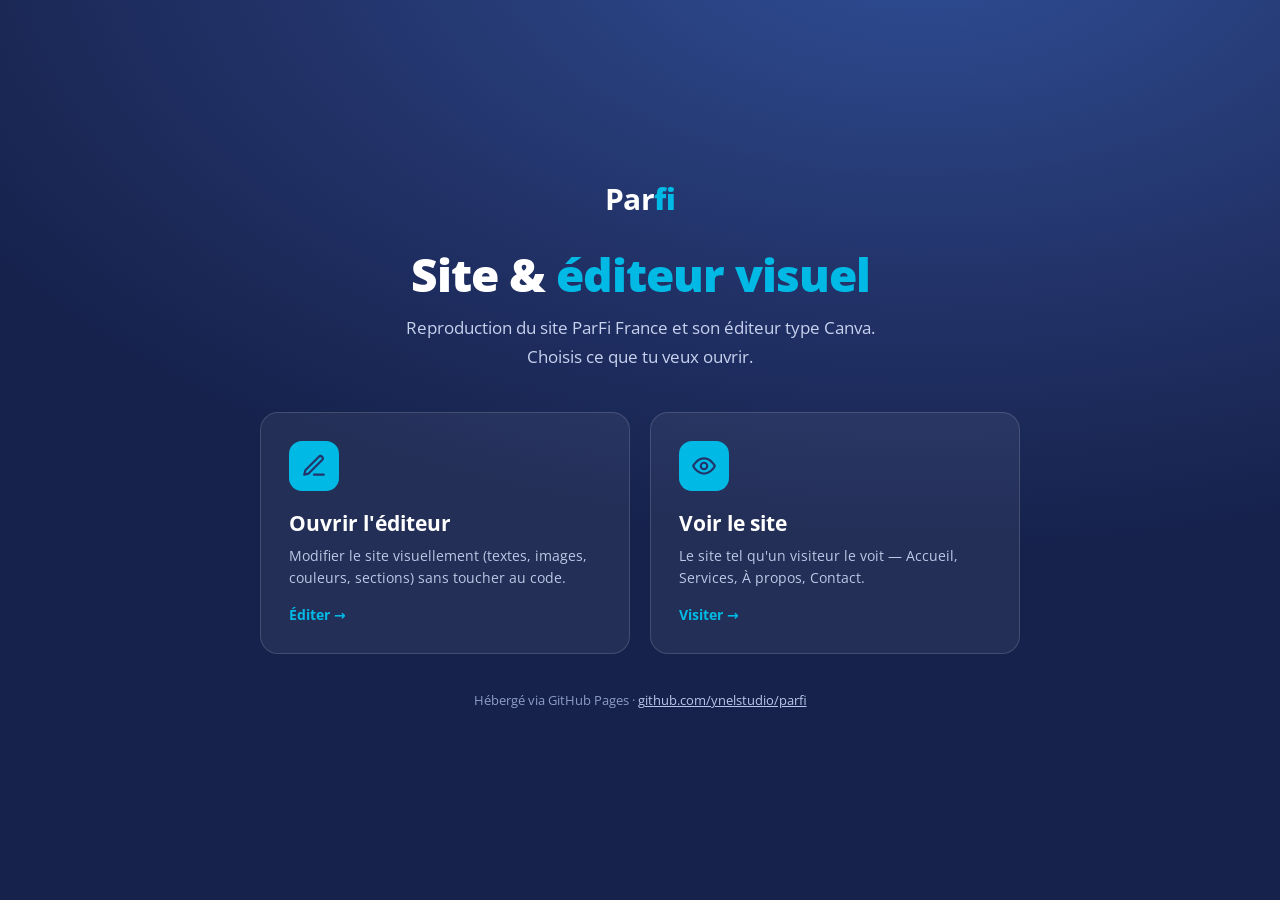
<file: index.html>
<!DOCTYPE html>
<html lang="fr">
<head>
<meta charset="UTF-8">
<meta name="viewport" content="width=device-width, initial-scale=1">
<title>ParFi — Site &amp; éditeur</title>
<meta name="description" content="ParFi France — site et éditeur visuel. Ouvrez l'éditeur ou consultez le site.">
<link rel="preconnect" href="https://fonts.googleapis.com">
<link rel="preconnect" href="https://fonts.gstatic.com" crossorigin>
<link href="https://fonts.googleapis.com/css2?family=Open+Sans:wght@400;600;700;800&display=swap" rel="stylesheet">
<style>
:root{--navy:#23346B;--cyan:#00BAE5;--sky:#6EC1E4;}
*{box-sizing:border-box;}
body{margin:0;min-height:100vh;font-family:"Open Sans",system-ui,Arial,sans-serif;
  color:#fff;background:radial-gradient(1100px 620px at 72% -8%,#2f4f96 0%,#23346B 55%,#16224c 100%);
  display:flex;align-items:center;justify-content:center;padding:32px;}
.wrap{width:100%;max-width:760px;text-align:center;}
.logo{font-size:30px;font-weight:800;letter-spacing:-.5px;margin-bottom:30px;}
.logo b{color:#fff;} .logo i{color:var(--cyan);font-style:normal;}
h1{font-size:clamp(30px,5vw,46px);font-weight:800;line-height:1.1;letter-spacing:-1px;margin:0 0 14px;}
h1 em{color:var(--cyan);font-style:normal;}
.lead{font-size:17px;line-height:1.7;color:#c7d2ee;max-width:520px;margin:0 auto 40px;}
.cards{display:grid;grid-template-columns:1fr 1fr;gap:20px;}
@media(max-width:620px){.cards{grid-template-columns:1fr;}}
.card{display:block;text-decoration:none;color:#fff;text-align:left;
  background:rgba(255,255,255,.06);border:1px solid rgba(255,255,255,.14);border-radius:18px;
  padding:28px;transition:transform .25s cubic-bezier(.22,1,.36,1),background .25s,border-color .25s;}
.card:hover{transform:translateY(-6px);background:rgba(255,255,255,.1);border-color:var(--cyan);}
.card .ic{width:50px;height:50px;border-radius:13px;display:grid;place-items:center;margin-bottom:18px;
  background:var(--cyan);color:var(--navy);}
.card .ic svg{width:26px;height:26px;stroke:currentColor;fill:none;stroke-width:2;stroke-linecap:round;stroke-linejoin:round;}
.card h2{font-size:21px;margin:0 0 8px;}
.card p{font-size:14px;line-height:1.6;color:#bcc8e6;margin:0 0 14px;}
.card .go{font-weight:700;color:var(--cyan);font-size:14px;}
.foot{margin-top:38px;font-size:12.5px;color:#8e9cc4;}
.foot a{color:#b9c5e8;}
</style>
</head>
<body>
  <div class="wrap">
    <div class="logo"><b>Par</b><i>fi</i></div>
    <h1>Site &amp; <em>éditeur visuel</em></h1>
    <p class="lead">Reproduction du site ParFi France et son éditeur type Canva. Choisis ce que tu veux ouvrir.</p>
    <div class="cards">
      <a class="card" href="editor/">
        <div class="ic"><svg viewBox="0 0 24 24"><path d="M12 20h9"/><path d="M16.5 3.5a2.1 2.1 0 0 1 3 3L7 19l-4 1 1-4Z"/></svg></div>
        <h2>Ouvrir l'éditeur</h2>
        <p>Modifier le site visuellement (textes, images, couleurs, sections) sans toucher au code.</p>
        <span class="go">Éditer →</span>
      </a>
      <a class="card" href="editor/site/">
        <div class="ic"><svg viewBox="0 0 24 24"><path d="M2 12s3.5-7 10-7 10 7 10 7-3.5 7-10 7-10-7-10-7Z"/><circle cx="12" cy="12" r="3"/></svg></div>
        <h2>Voir le site</h2>
        <p>Le site tel qu'un visiteur le voit — Accueil, Services, À propos, Contact.</p>
        <span class="go">Visiter →</span>
      </a>
    </div>
    <p class="foot">Hébergé via GitHub Pages · <a href="https://github.com/ynelstudio/parfi">github.com/ynelstudio/parfi</a></p>
  </div>
</body>
</html>
</file>
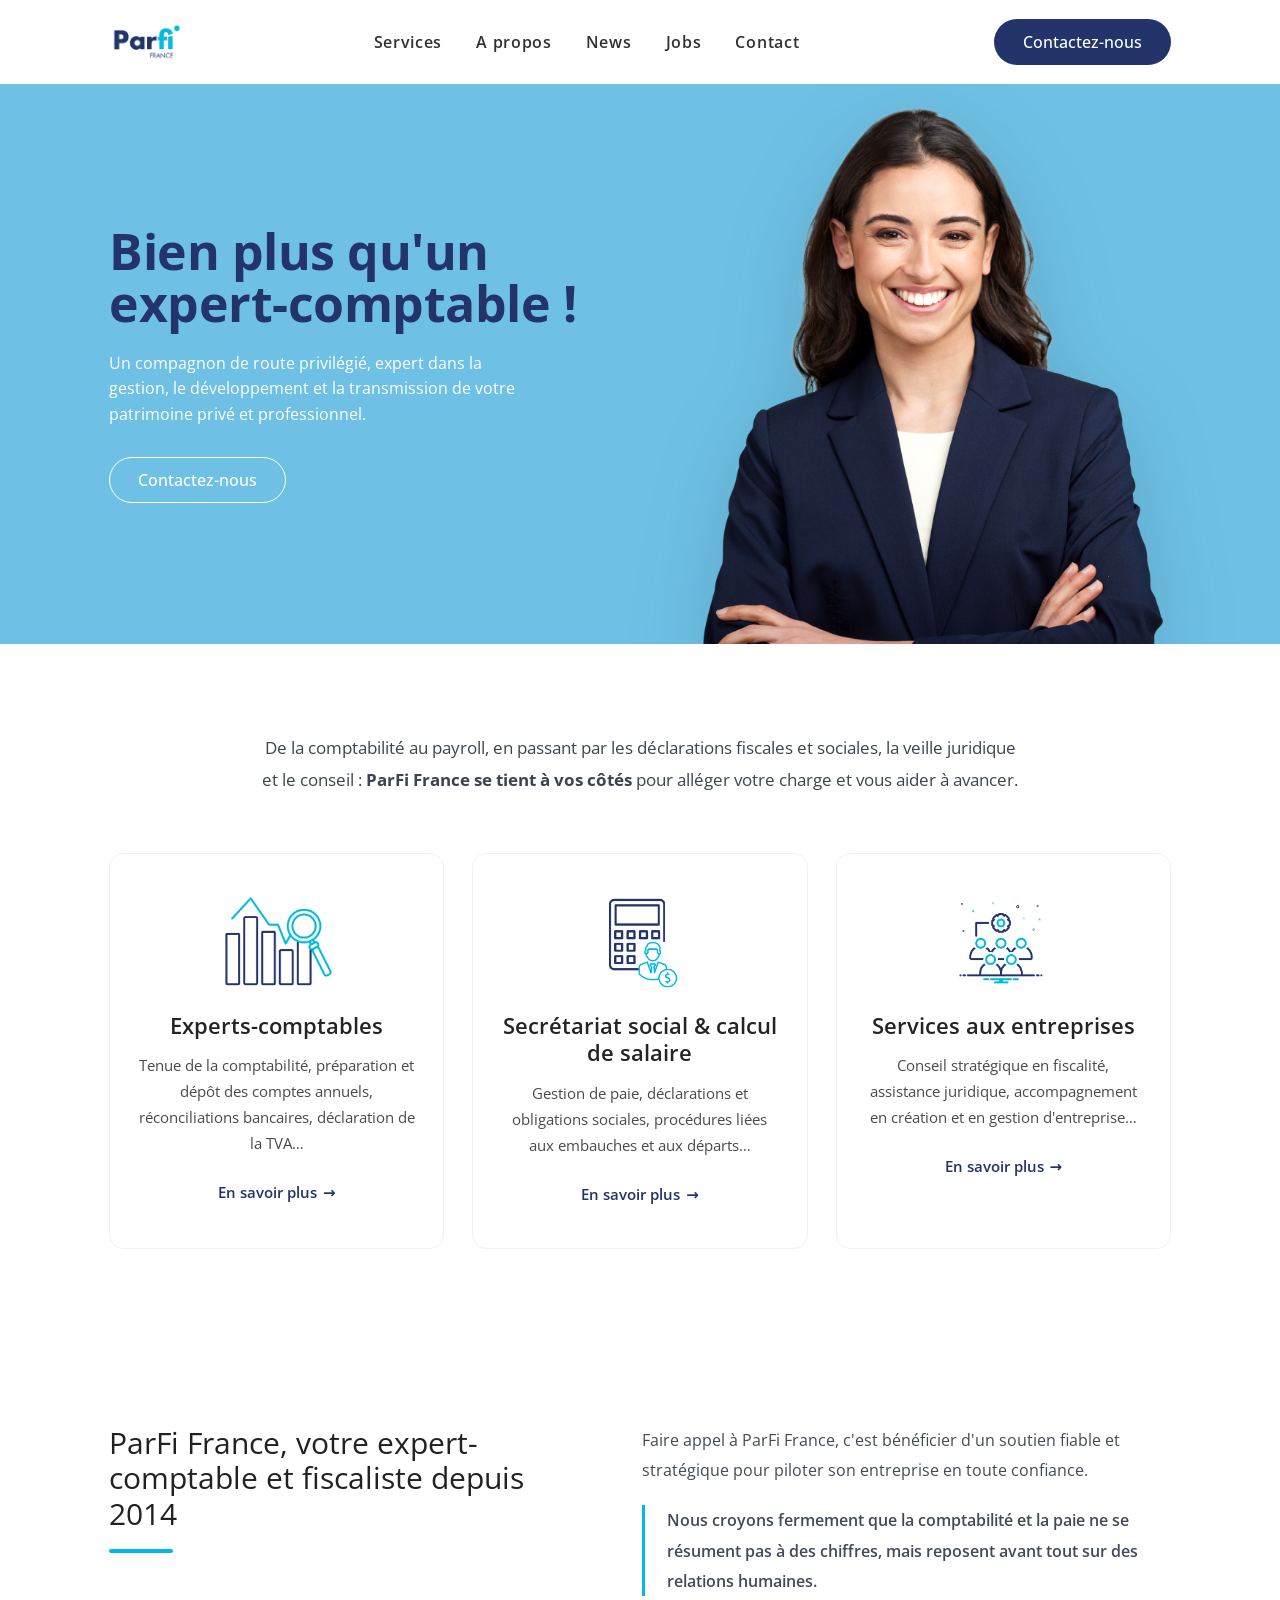
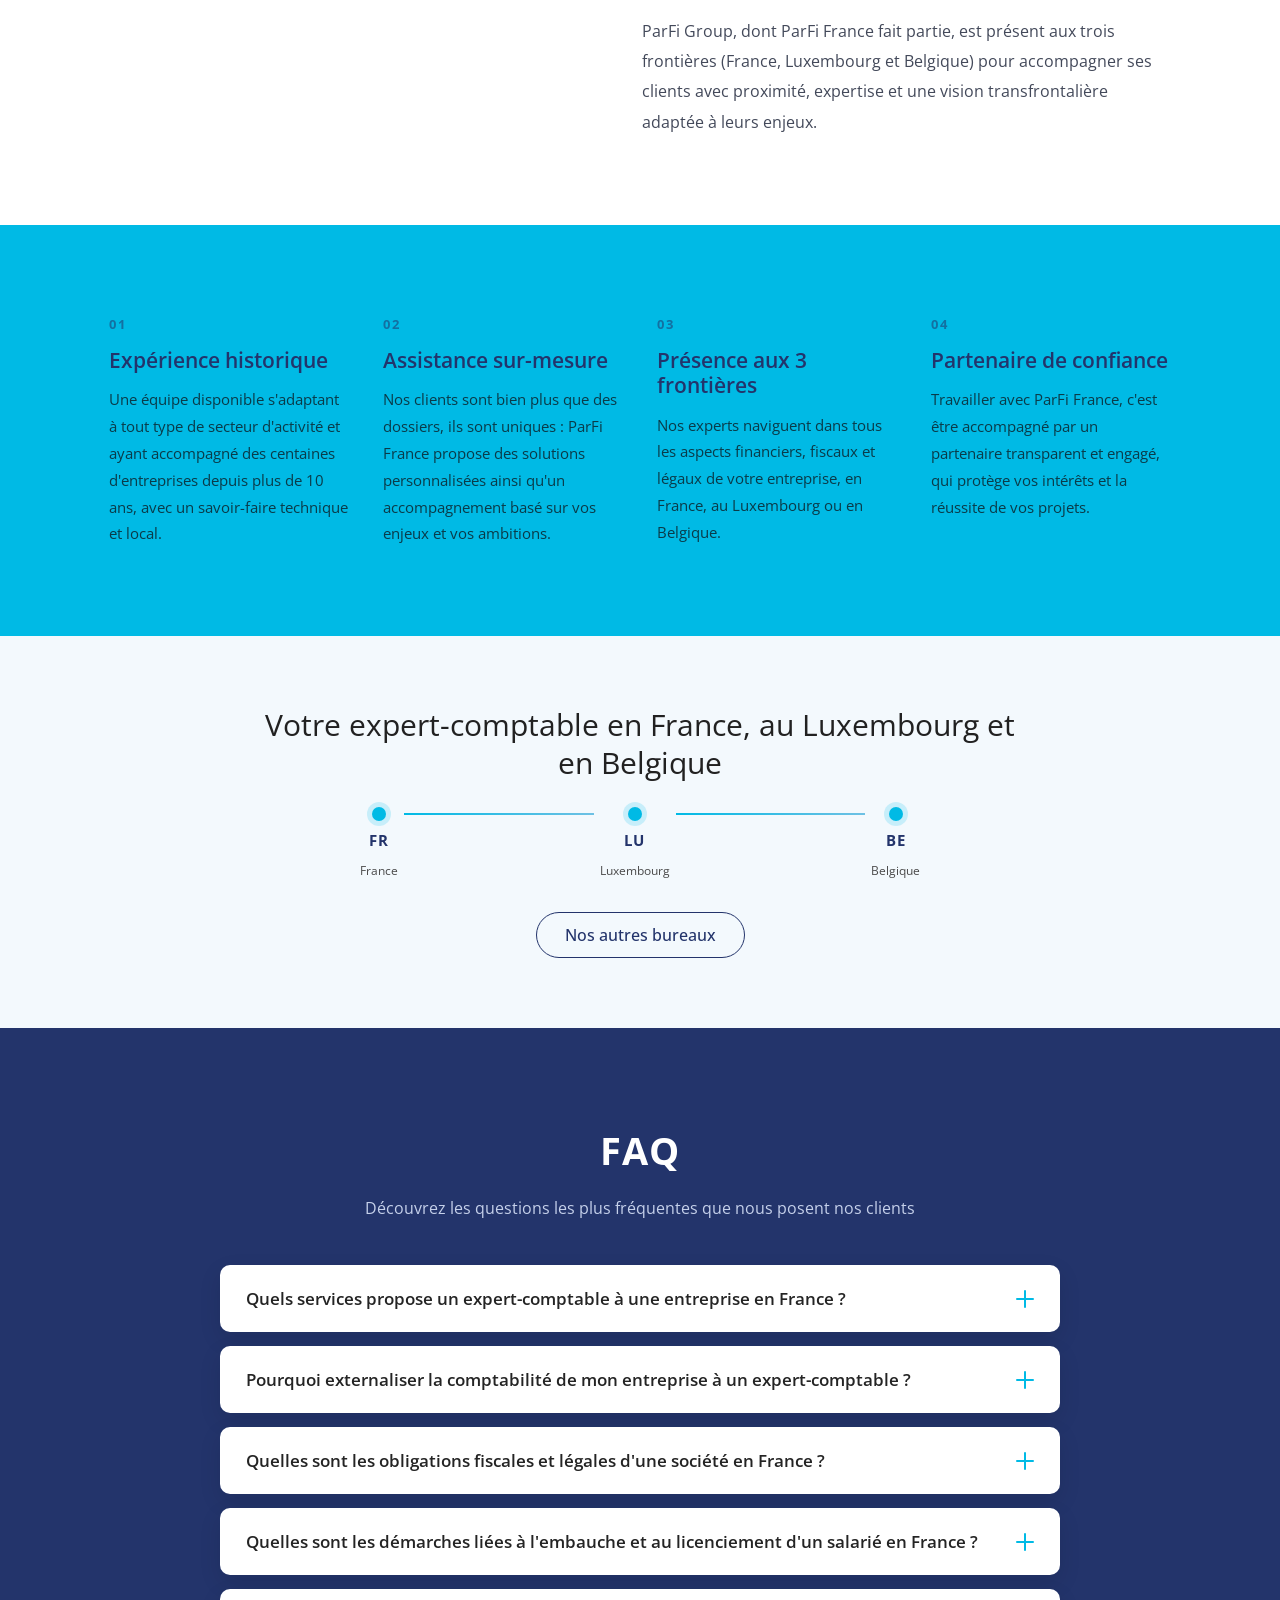
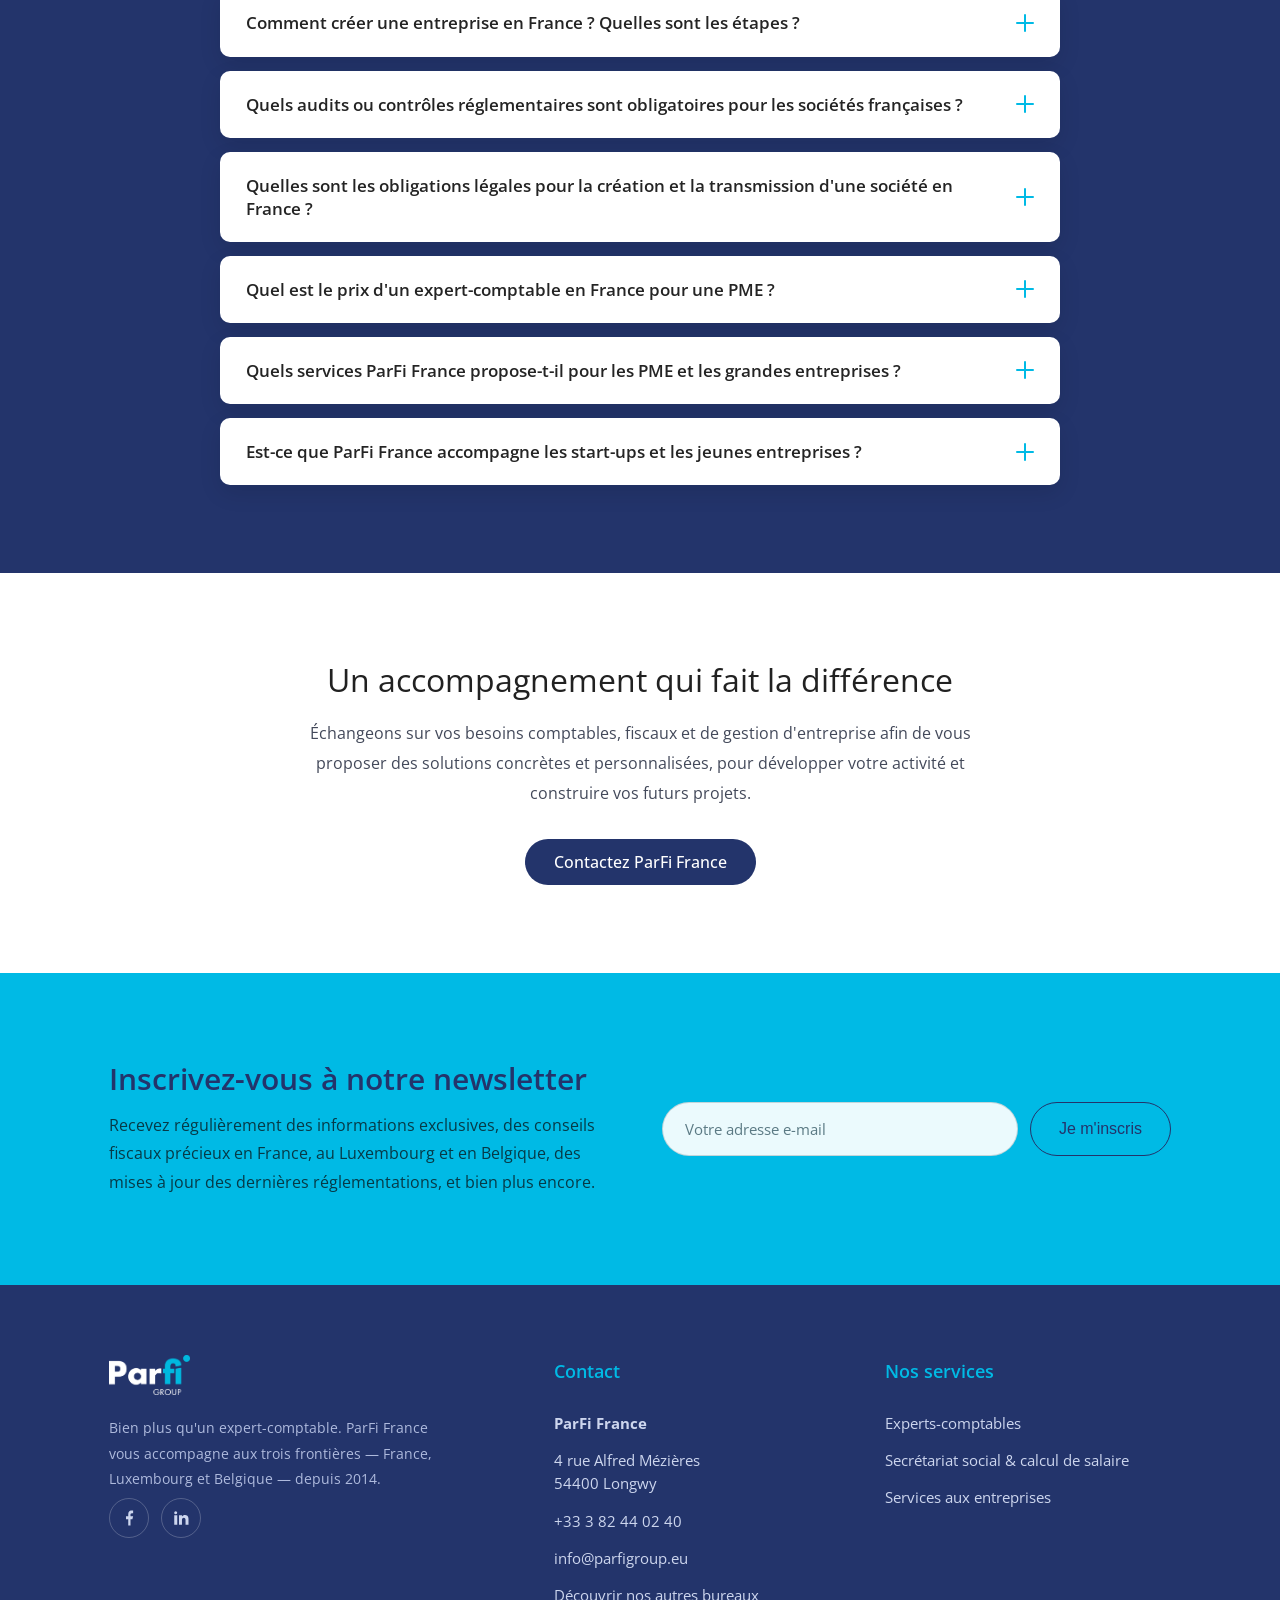
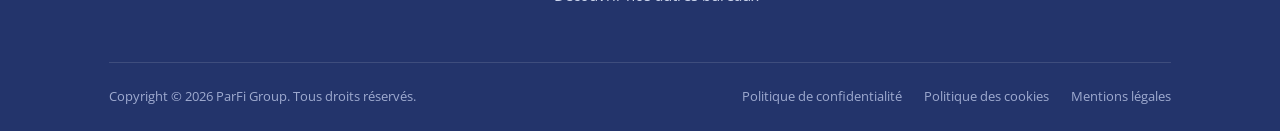
<file: copie/index.html>
<!DOCTYPE html>
<html lang="fr">
<head>
<meta charset="UTF-8">
<meta name="viewport" content="width=device-width, initial-scale=1.0">
<title>Accueil - ParFi Group</title>
<meta name="description" content="ParFi France, votre expert-comptable et fiscaliste depuis 2014. Comptabilité, paie, fiscalité et conseil aux trois frontières : France, Luxembourg et Belgique.">
<link rel="preconnect" href="https://fonts.googleapis.com">
<link rel="preconnect" href="https://fonts.gstatic.com" crossorigin>
<link href="https://fonts.googleapis.com/css2?family=Open+Sans:ital,wght@0,300;0,400;0,500;0,600;0,700;0,800;1,400&display=swap" rel="stylesheet">
<style>
/* ===================================================================
   ParFi France — reproduction fidèle de sc10flga8844.universe.wf
   Tokens relevés en live : Open Sans · #23346B navy · #00BAE5 cyan
   · #6EC1E4 bleu clair · texte #4A4A4A
=================================================================== */
:root{
  --navy:#23346B;
  --cyan:#00BAE5;
  --sky:#6EC1E4;
  --ink:#4A4A4A;
  --dark:#212121;
  --dark2:#242424;
  --white:#fff;
  --container:1110px;
  --pad:24px;
  --radius-pill:30px;
  --ease:cubic-bezier(.22,.61,.36,1);
}
*,*::before,*::after{box-sizing:border-box;}
html{scroll-behavior:smooth;-webkit-text-size-adjust:100%;}
body{
  margin:0;
  font-family:"Open Sans",system-ui,Arial,sans-serif;
  font-size:14px;
  line-height:1.8;
  color:var(--ink);
  background:var(--white);
  -webkit-font-smoothing:antialiased;
  text-rendering:optimizeLegibility;
}
img{max-width:100%;height:auto;display:block;}
a{color:inherit;text-decoration:none;}
h1,h2,h3,p{margin:0;}
ul{margin:0;padding:0;list-style:none;}

.wrap{max-width:var(--container);margin:0 auto;padding-inline:var(--pad);}

/* ---------- Boutons ---------- */
.btn{
  display:inline-block;
  font-size:16px;font-weight:500;line-height:1;
  padding:14px 28px;border-radius:var(--radius-pill);
  border:1px solid transparent;cursor:pointer;
  transition:transform .25s var(--ease),background-color .25s var(--ease),color .25s var(--ease),box-shadow .25s var(--ease);
  white-space:nowrap;
}
.btn--navy{background:var(--navy);color:var(--white);}
.btn--navy:hover{background:#1a274f;transform:translateY(-2px);box-shadow:0 12px 26px rgba(35,52,107,.28);}
.btn--ghost-white{background:transparent;color:var(--white);border-color:var(--white);}
.btn--ghost-white:hover{background:var(--white);color:var(--navy);transform:translateY(-2px);}
.btn--ghost-navy{background:transparent;color:var(--navy);border-color:var(--navy);}
.btn--ghost-navy:hover{background:var(--navy);color:var(--white);transform:translateY(-2px);}
.link-more{
  display:inline-flex;align-items:center;gap:.4em;
  color:var(--navy);font-weight:600;font-size:15px;border-radius:3px;
}
.link-more::after{content:"→";transition:transform .25s var(--ease);}
.link-more:hover{color:var(--cyan);}
.link-more:hover::after{transform:translateX(4px);}

/* ---------- Header ---------- */
.hdr{
  position:sticky;top:0;z-index:60;
  background:rgba(255,255,255,.96);
  backdrop-filter:saturate(180%) blur(6px);
  transition:box-shadow .3s var(--ease);
}
.hdr.is-stuck{box-shadow:0 6px 24px rgba(20,30,60,.08);}
.hdr__in{display:flex;align-items:center;justify-content:space-between;gap:24px;height:84px;}
.hdr__logo{height:42px;width:auto;}
.nav{display:flex;align-items:center;gap:34px;}
.nav a{
  font-size:16px;font-weight:600;color:#313131;letter-spacing:.7px;
  position:relative;padding:6px 0;transition:color .2s var(--ease);
}
.nav a::after{
  content:"";position:absolute;left:0;bottom:0;height:2px;width:0;
  background:var(--cyan);transition:width .28s var(--ease);
}
.nav a:hover{color:var(--navy);}
.nav a:hover::after{width:100%;}
.hdr__cta{margin-left:6px;}
.burger{display:none;background:none;border:0;width:42px;height:42px;cursor:pointer;padding:9px;}
.burger span{display:block;height:2px;width:100%;background:var(--navy);border-radius:2px;transition:transform .3s var(--ease),opacity .3s var(--ease);}
.burger span+span{margin-top:6px;}
.burger.on span:nth-child(1){transform:translateY(8px) rotate(45deg);}
.burger.on span:nth-child(2){opacity:0;}
.burger.on span:nth-child(3){transform:translateY(-8px) rotate(-45deg);}

/* mobile drawer */
.drawer{
  position:fixed;inset:84px 0 auto 0;z-index:55;
  background:var(--white);box-shadow:0 18px 40px rgba(20,30,60,.14);
  transform:translateY(-130%);transition:transform .4s var(--ease);
  padding:14px var(--pad) 26px;
}
.drawer.on{transform:translateY(0);}
.drawer a{display:block;font-size:18px;font-weight:600;color:var(--navy);padding:14px 0;border-bottom:1px solid #eef2f7;letter-spacing:.4px;}
.drawer .btn{margin-top:18px;width:100%;text-align:center;}

/* ---------- Hero ---------- */
.hero{background:var(--sky);overflow:hidden;}
.hero__in{
  display:grid;grid-template-columns:1.05fr .95fr;align-items:end;gap:30px;
  min-height:560px;
}
.hero__text{padding:96px 0 96px;max-width:520px;align-self:center;}
.hero h1{
  font-size:50px;font-weight:700;line-height:1.04;color:var(--navy);
  letter-spacing:-.5px;margin-bottom:22px;
}
.hero__sub{color:var(--white);font-size:16px;font-weight:400;line-height:1.6;margin-bottom:30px;max-width:430px;}
.hero__media{position:relative;align-self:end;height:100%;display:flex;align-items:flex-end;justify-content:center;}
.hero__media img{max-height:560px;width:auto;filter:drop-shadow(0 24px 40px rgba(20,40,70,.18));}

/* ---------- Section helpers ---------- */
.section{padding:88px 0;}
.section--tight{padding:70px 0;}
.kicker{color:var(--cyan);font-weight:700;font-size:13px;letter-spacing:1.6px;text-transform:uppercase;margin-bottom:14px;}
.h-sec{font-size:30px;font-weight:400;line-height:1.18;color:var(--dark);}
.lead{font-size:16px;line-height:1.9;color:var(--ink);}

/* ---------- Services ---------- */
.services{background:var(--white);}
.services__lead{max-width:760px;margin:0 auto 56px;text-align:center;font-size:17px;line-height:1.9;color:#3d4451;}
.cards{display:grid;grid-template-columns:repeat(3,1fr);gap:28px;}
.card{
  text-align:center;padding:40px 28px;border-radius:14px;
  background:var(--white);border:1px solid #eef2f7;
  transition:transform .3s var(--ease),box-shadow .3s var(--ease),border-color .3s var(--ease);
}
.card:hover{transform:translateY(-8px);box-shadow:0 22px 50px rgba(20,40,80,.10);border-color:transparent;}
.card__ic{height:96px;display:flex;align-items:center;justify-content:center;margin-bottom:22px;}
.card__ic img{max-height:96px;width:auto;}
.card h3{font-size:22px;font-weight:600;color:var(--dark2);line-height:1.25;margin-bottom:14px;}
.card p{font-size:14.5px;line-height:1.8;color:var(--ink);margin-bottom:22px;}

/* ---------- À propos ---------- */
.about__grid{display:grid;grid-template-columns:.95fr 1.05fr;gap:54px;align-items:start;}
.about h2{margin-bottom:8px;}
.about__rule{width:64px;height:4px;background:var(--cyan);border-radius:2px;margin:18px 0 4px;}
.about__col p{font-size:15.5px;line-height:1.95;color:#43495a;}
.about__col p+p{margin-top:20px;}
.about__quote{
  border-left:3px solid var(--cyan);padding-left:22px;
  font-size:18px;line-height:1.7;color:var(--navy);font-weight:600;
}

/* ---------- Piliers (valeurs) ---------- */
.pillars{background:var(--cyan);}
.pillars__grid{display:grid;grid-template-columns:repeat(4,1fr);gap:34px;}
.pillar__no{font-size:13px;font-weight:700;letter-spacing:1.5px;color:var(--navy);opacity:.55;margin-bottom:12px;}
.pillar h3{font-size:21px;font-weight:600;line-height:1.2;color:var(--navy);margin-bottom:14px;}
.pillar p{font-size:14.5px;line-height:1.85;color:#0a3b49;}

/* ---------- Bandeau frontières ---------- */
.frontiers{background:#f3f9fd;text-align:center;}
.frontiers h2{font-size:30px;font-weight:400;color:var(--dark);line-height:1.25;max-width:760px;margin:0 auto 12px;}
.frontiers__line{display:flex;align-items:center;justify-content:center;gap:0;margin:26px auto 30px;max-width:560px;}
.frontiers__node{display:flex;flex-direction:column;align-items:center;gap:6px;}
.frontiers__dot{width:14px;height:14px;border-radius:50%;background:var(--cyan);box-shadow:0 0 0 5px rgba(0,186,229,.18);}
.frontiers__node b{color:var(--navy);font-size:15px;letter-spacing:1px;}
.frontiers__node span{font-size:12px;color:var(--ink);}
.frontiers__seg{flex:1;height:2px;background:linear-gradient(90deg,var(--cyan),var(--sky));margin:0 6px;align-self:flex-start;margin-top:6px;}

/* ---------- FAQ ---------- */
.faq{background:var(--navy);}
.faq__head{text-align:center;margin-bottom:42px;}
.faq__head h2{font-size:38px;font-weight:700;color:var(--white);letter-spacing:1px;margin-bottom:10px;}
.faq__head p{color:#c5d0ea;font-size:16px;}
.faq__list{max-width:840px;margin:0 auto;display:flex;flex-direction:column;gap:14px;}
.faq__item{background:var(--white);border-radius:10px;overflow:hidden;box-shadow:0 8px 22px rgba(0,0,0,.10);}
.faq__q{
  width:100%;text-align:left;background:none;border:0;cursor:pointer;
  display:flex;align-items:center;justify-content:space-between;gap:18px;
  padding:22px 26px;font-family:inherit;
  font-size:16.5px;font-weight:600;color:var(--dark2);line-height:1.4;
}
.faq__q:hover{color:var(--navy);}
.faq__pm{position:relative;flex:0 0 18px;width:18px;height:18px;}
.faq__pm::before,.faq__pm::after{content:"";position:absolute;background:var(--cyan);border-radius:2px;transition:transform .3s var(--ease);}
.faq__pm::before{top:8px;left:0;width:18px;height:2px;}
.faq__pm::after{left:8px;top:0;width:2px;height:18px;}
.faq__item.open .faq__pm::after{transform:scaleY(0);}
.faq__a{max-height:0;overflow:hidden;transition:max-height .4s var(--ease);}
.faq__a-in{padding:0 26px 24px;font-size:14.5px;line-height:1.85;color:#52596a;}

/* ---------- CTA ---------- */
.cta{background:var(--white);text-align:center;}
.cta__box{max-width:760px;margin:0 auto;}
.cta h2{font-size:32px;font-weight:400;color:var(--dark);line-height:1.2;margin-bottom:18px;}
.cta p{font-size:16px;line-height:1.9;color:#43495a;margin-bottom:30px;}

/* ---------- Newsletter ---------- */
.news{background:var(--cyan);}
.news__grid{display:grid;grid-template-columns:1fr 1fr;gap:44px;align-items:center;}
.news h2{font-size:30px;font-weight:600;color:var(--navy);line-height:1.2;margin-bottom:14px;}
.news p{font-size:15.5px;line-height:1.85;color:#063a47;}
.news__form{display:flex;gap:12px;flex-wrap:wrap;}
.news__form input{
  flex:1;min-width:220px;height:54px;padding:0 22px;border-radius:var(--radius-pill);
  border:1px solid rgba(6,48,59,.18);background:rgba(255,255,255,.92);
  font-family:inherit;font-size:15px;color:var(--navy);
}
.news__form input::placeholder{color:#5b7a84;}
.news__form input:focus{outline:none;border-color:var(--navy);background:#fff;}
.news__ok{display:none;margin-top:14px;color:var(--navy);font-weight:600;}
.news__ok.on{display:block;}

/* ---------- Footer ---------- */
.ft{background:var(--navy);color:#cdd6ee;padding:70px 0 0;}
.ft__grid{display:grid;grid-template-columns:1.4fr 1fr 1fr;gap:44px;padding-bottom:48px;}
.ft__logo{height:40px;margin-bottom:20px;}
.ft__brand p{font-size:14px;line-height:1.85;color:#aebadd;max-width:340px;}
.ft__col h3{color:var(--cyan);font-size:18px;font-weight:600;margin-bottom:18px;}
.ft__col a,.ft__col p{display:block;color:#cdd6ee;font-size:14.5px;line-height:1.6;padding:7px 0;transition:color .2s var(--ease);}
.ft__col a:hover{color:var(--white);}
.ft__social{display:flex;gap:12px;margin-top:6px;}
.ft__social a{
  width:40px;height:40px;border-radius:50%;border:1px solid rgba(255,255,255,.22);
  display:flex;align-items:center;justify-content:center;color:#cdd6ee;
  transition:background .25s var(--ease),color .25s var(--ease),border-color .25s var(--ease);
}
.ft__social a:hover{background:var(--cyan);color:var(--navy);border-color:var(--cyan);}
.ft__social svg{width:18px;height:18px;fill:currentColor;}
.ft__bot{
  border-top:1px solid rgba(255,255,255,.12);
  display:flex;align-items:center;justify-content:space-between;flex-wrap:wrap;gap:14px;
  padding:22px 0;font-size:13px;color:#9fabd0;
}
.ft__bot nav{display:flex;gap:22px;flex-wrap:wrap;}
.ft__bot a:hover{color:var(--white);}

/* ===================================================================
   RESPONSIVE
=================================================================== */
@media (max-width:1024px){
  .hero h1{font-size:42px;}
  .about__grid{gap:36px;}
  .pillars__grid{grid-template-columns:repeat(2,1fr);gap:30px 36px;}
  .ft__grid{grid-template-columns:1fr 1fr;}
}
@media (max-width:880px){
  .nav,.hdr__cta{display:none;}
  .burger{display:block;}
  .hero__in{grid-template-columns:1fr;min-height:0;}
  .hero__text{padding:64px 0 0;max-width:none;text-align:center;}
  .hero__sub{margin-inline:auto;}
  .hero__media{margin-top:30px;}
  .hero__media img{max-height:460px;}
  .cards{grid-template-columns:1fr;max-width:440px;margin:0 auto;}
  .about__grid{grid-template-columns:1fr;}
  .news__grid{grid-template-columns:1fr;gap:24px;}
}
@media (max-width:560px){
  :root{--pad:18px;}
  .hero h1{font-size:34px;}
  .h-sec,.frontiers h2,.cta h2{font-size:25px;}
  .faq__head h2{font-size:30px;}
  .section{padding:64px 0;}
  .pillars__grid{grid-template-columns:1fr;}
  .ft__grid{grid-template-columns:1fr;gap:32px;}
  .ft__bot{flex-direction:column;align-items:flex-start;}
  .frontiers__node span{display:none;}
}
@media (prefers-reduced-motion:reduce){
  *{transition:none!important;scroll-behavior:auto!important;}
}
</style>
</head>
<body>

<!-- ============ HEADER ============ -->
<header class="hdr" id="hdr">
  <div class="wrap hdr__in">
    <a href="#top" aria-label="ParFi France — accueil">
      <img src="assets/logo-parfi-france.png" alt="ParFi France" class="hdr__logo">
    </a>
    <nav class="nav" aria-label="Navigation principale">
      <a href="#services">Services</a>
      <a href="#apropos">A propos</a>
      <a href="#news">News</a>
      <a href="#jobs">Jobs</a>
      <a href="#contact">Contact</a>
    </nav>
    <a href="#contact" class="btn btn--navy hdr__cta">Contactez-nous</a>
    <button class="burger" id="burger" aria-label="Ouvrir le menu" aria-expanded="false">
      <span></span><span></span><span></span>
    </button>
  </div>
</header>
<nav class="drawer" id="drawer" aria-label="Menu mobile">
  <a href="#services">Services</a>
  <a href="#apropos">A propos</a>
  <a href="#news">News</a>
  <a href="#jobs">Jobs</a>
  <a href="#contact">Contact</a>
  <a href="#contact" class="btn btn--navy">Contactez-nous</a>
</nav>

<main id="top">

  <!-- ============ HERO ============ -->
  <section class="hero">
    <div class="wrap hero__in">
      <div class="hero__text">
        <h1>Bien plus qu'un<br>expert-comptable&nbsp;!</h1>
        <p class="hero__sub">Un compagnon de route privilégié, expert dans la gestion, le développement et la transmission de votre patrimoine privé et professionnel.</p>
        <a href="#contact" class="btn btn--ghost-white">Contactez-nous</a>
      </div>
      <div class="hero__media">
        <img src="assets/hero.png" alt="Conseillère ParFi France" loading="eager">
      </div>
    </div>
  </section>

  <!-- ============ SERVICES ============ -->
  <section class="section services" id="services">
    <div class="wrap">
      <p class="services__lead">De la comptabilité au payroll, en passant par les déclarations fiscales et sociales, la veille juridique et le conseil : <strong>ParFi France se tient à vos côtés</strong> pour alléger votre charge et vous aider à avancer.</p>
      <div class="cards">
        <article class="card">
          <div class="card__ic"><img src="assets/photo-38.png" alt=""></div>
          <h3>Experts-comptables</h3>
          <p>Tenue de la comptabilité, préparation et dépôt des comptes annuels, réconciliations bancaires, déclaration de la TVA…</p>
          <a href="#contact" class="link-more">En savoir plus</a>
        </article>
        <article class="card">
          <div class="card__ic"><img src="assets/photo-40.png" alt=""></div>
          <h3>Secrétariat social &amp; calcul de salaire</h3>
          <p>Gestion de paie, déclarations et obligations sociales, procédures liées aux embauches et aux départs…</p>
          <a href="#contact" class="link-more">En savoir plus</a>
        </article>
        <article class="card">
          <div class="card__ic"><img src="assets/photo-37.png" alt=""></div>
          <h3>Services aux entreprises</h3>
          <p>Conseil stratégique en fiscalité, assistance juridique, accompagnement en création et en gestion d'entreprise…</p>
          <a href="#contact" class="link-more">En savoir plus</a>
        </article>
      </div>
    </div>
  </section>

  <!-- ============ À PROPOS ============ -->
  <section class="section about" id="apropos">
    <div class="wrap about__grid">
      <div>
        <h2 class="h-sec">ParFi France, votre expert-comptable et fiscaliste depuis 2014</h2>
        <div class="about__rule"></div>
      </div>
      <div class="about__col">
        <p>Faire appel à ParFi France, c'est bénéficier d'un soutien fiable et stratégique pour piloter son entreprise en toute confiance.</p>
        <p class="about__quote">Nous croyons fermement que la comptabilité et la paie ne se résument pas à des chiffres, mais reposent avant tout sur des relations humaines.</p>
        <p>ParFi Group, dont ParFi France fait partie, est présent aux trois frontières (France, Luxembourg et Belgique) pour accompagner ses clients avec proximité, expertise et une vision transfrontalière adaptée à leurs enjeux.</p>
      </div>
    </div>
  </section>

  <!-- ============ PILIERS / VALEURS ============ -->
  <section class="section pillars">
    <div class="wrap pillars__grid">
      <div class="pillar">
        <div class="pillar__no">01</div>
        <h3>Expérience historique</h3>
        <p>Une équipe disponible s'adaptant à tout type de secteur d'activité et ayant accompagné des centaines d'entreprises depuis plus de 10 ans, avec un savoir-faire technique et local.</p>
      </div>
      <div class="pillar">
        <div class="pillar__no">02</div>
        <h3>Assistance sur-mesure</h3>
        <p>Nos clients sont bien plus que des dossiers, ils sont uniques : ParFi France propose des solutions personnalisées ainsi qu'un accompagnement basé sur vos enjeux et vos ambitions.</p>
      </div>
      <div class="pillar">
        <div class="pillar__no">03</div>
        <h3>Présence aux 3 frontières</h3>
        <p>Nos experts naviguent dans tous les aspects financiers, fiscaux et légaux de votre entreprise, en France, au Luxembourg ou en Belgique.</p>
      </div>
      <div class="pillar">
        <div class="pillar__no">04</div>
        <h3>Partenaire de confiance</h3>
        <p>Travailler avec ParFi France, c'est être accompagné par un partenaire transparent et engagé, qui protège vos intérêts et la réussite de vos projets.</p>
      </div>
    </div>
  </section>

  <!-- ============ BANDEAU FRONTIÈRES ============ -->
  <section class="section section--tight frontiers" id="bureaux">
    <div class="wrap">
      <h2>Votre expert-comptable en France, au Luxembourg et en Belgique</h2>
      <div class="frontiers__line" aria-hidden="true">
        <span class="frontiers__node"><span class="frontiers__dot"></span><b>FR</b><span>France</span></span>
        <span class="frontiers__seg"></span>
        <span class="frontiers__node"><span class="frontiers__dot"></span><b>LU</b><span>Luxembourg</span></span>
        <span class="frontiers__seg"></span>
        <span class="frontiers__node"><span class="frontiers__dot"></span><b>BE</b><span>Belgique</span></span>
      </div>
      <a href="#contact" class="btn btn--ghost-navy">Nos autres bureaux</a>
    </div>
  </section>

  <!-- ============ FAQ ============ -->
  <section class="section faq" id="faq">
    <div class="wrap">
      <div class="faq__head">
        <h2>FAQ</h2>
        <p>Découvrez les questions les plus fréquentes que nous posent nos clients</p>
      </div>
      <div class="faq__list" id="faqList">

        <div class="faq__item">
          <button class="faq__q" aria-expanded="false">Quels services propose un expert-comptable à une entreprise en France ?<span class="faq__pm" aria-hidden="true"></span></button>
          <div class="faq__a"><div class="faq__a-in"><p>Un expert-comptable en France accompagne les entreprises dans la gestion comptable, fiscale, sociale et juridique : la tenue ou la révision de la comptabilité, l'établissement du bilan annuel et des déclarations fiscales, le respect des déclarations légales, les démarches lors de la création, fusion, cession ou liquidation d'entreprise, la gestion de la paie et des déclarations sociales, les formalités d'embauche ou de licenciement d'un salarié, la rédaction d'actes juridiques courants (constitution, approbation des comptes, modifications statutaires), ainsi que le conseil au dirigeant dans le pilotage financier et stratégique de son activité.</p></div></div>
        </div>

        <div class="faq__item">
          <button class="faq__q" aria-expanded="false">Pourquoi externaliser la comptabilité de mon entreprise à un expert-comptable ?<span class="faq__pm" aria-hidden="true"></span></button>
          <div class="faq__a"><div class="faq__a-in"><p>Externaliser sa comptabilité permet de sécuriser ses obligations légales tout en gagnant du temps. Un expert-comptable garantit la conformité aux normes françaises (Plan Comptable Général, obligations fiscales et sociales) et limite les risques d'erreurs ou de pénalités. C'est aussi un levier stratégique : au-delà de la production des comptes, il apporte une analyse financière, des tableaux de bord et des conseils pour améliorer la rentabilité et accompagner la croissance de l'entreprise.</p></div></div>
        </div>

        <div class="faq__item">
          <button class="faq__q" aria-expanded="false">Quelles sont les obligations fiscales et légales d'une société en France ?<span class="faq__pm" aria-hidden="true"></span></button>
          <div class="faq__a"><div class="faq__a-in"><p>Une société en France doit respecter plusieurs obligations : tenue d'une comptabilité régulière, établissement des comptes annuels, dépôt des comptes au greffe (selon la forme juridique), déclarations fiscales (TVA, impôt sur les sociétés ou impôt sur le revenu), déclarations sociales en cas d'embauche de salariés. Elle doit également accomplir des formalités juridiques récurrentes, comme l'approbation annuelle des comptes et la mise à jour de ses statuts en cas de modification (changement de dirigeant, transfert de siège, augmentation de capital, etc.).</p></div></div>
        </div>

        <div class="faq__item">
          <button class="faq__q" aria-expanded="false">Quelles sont les démarches liées à l'embauche et au licenciement d'un salarié en France ?<span class="faq__pm" aria-hidden="true"></span></button>
          <div class="faq__a"><div class="faq__a-in"><p>L'embauche d'un salarié implique plusieurs formalités obligatoires : déclaration préalable à l'embauche (DPAE), rédaction du contrat de travail, affiliation aux organismes sociaux, établissement des bulletins de paie conformes à la réglementation française. En cas de rupture du contrat (démission, rupture conventionnelle ou licenciement), l'employeur doit respecter une procédure encadrée par le Code du travail : convocation, entretien préalable, notification écrite, remise des documents de fin de contrat. Le respect de ces étapes est essentiel pour être totalement conforme avec le droit du travail français.</p></div></div>
        </div>

        <div class="faq__item">
          <button class="faq__q" aria-expanded="false">Comment créer une entreprise en France ? Quelles sont les étapes ?<span class="faq__pm" aria-hidden="true"></span></button>
          <div class="faq__a"><div class="faq__a-in"><p>Créer une entreprise en France nécessite de définir le projet et de choisir la forme juridique la plus adaptée (SARL, SAS, entreprise individuelle, etc.) à votre activité, au régime fiscal et au statut du dirigeant. Les étapes comprennent : la rédaction des statuts, le dépôt du capital social (si nécessaire), la publication d'une annonce légale, l'immatriculation auprès du guichet unique des formalités des entreprises. Un accompagnement par un expert-comptable permet de sécuriser ces démarches et d'anticiper les obligations fiscales, sociales et comptables dès le démarrage.</p></div></div>
        </div>

        <div class="faq__item">
          <button class="faq__q" aria-expanded="false">Quels audits ou contrôles réglementaires sont obligatoires pour les sociétés françaises ?<span class="faq__pm" aria-hidden="true"></span></button>
          <div class="faq__a"><div class="faq__a-in"><p>En France, certaines sociétés doivent obligatoirement désigner un commissaire aux comptes et faire certifier leurs comptes lorsqu'elles dépassent des seuils légaux (chiffre d'affaires, total de bilan, nombre de salariés). D'autres contrôles peuvent s'appliquer selon l'activité : audit légal, audit contractuel demandé par les dirigeants ou partenaires financiers, contrôle fiscal, contrôle URSSAF ou vérifications spécifiques liées à des secteurs réglementés. Un expert-comptable aide à anticiper ces obligations, à préparer les documents nécessaires et à sécuriser la conformité de l'entreprise.</p></div></div>
        </div>

        <div class="faq__item">
          <button class="faq__q" aria-expanded="false">Quelles sont les obligations légales pour la création et la transmission d'une société en France ?<span class="faq__pm" aria-hidden="true"></span></button>
          <div class="faq__a"><div class="faq__a-in"><p>Lors de la création d'une entreprise en France, plusieurs formalités sont obligatoires : rédaction des statuts, dépôt du capital social (selon la forme juridique), publication d'une annonce légale, immatriculation via le guichet unique des entreprises. Des décisions fiscales et sociales doivent également être prises de manière réfléchie dès le départ. En cas de transmission ou de cession, il est nécessaire de réaliser une évaluation de l'entreprise, de rédiger les actes juridiques correspondants et de respecter les obligations fiscales liées à l'opération (plus-values, droits d'enregistrement). Un accompagnement spécialisé sécurise l'ensemble de ces démarches.</p></div></div>
        </div>

        <div class="faq__item">
          <button class="faq__q" aria-expanded="false">Quel est le prix d'un expert-comptable en France pour une PME ?<span class="faq__pm" aria-hidden="true"></span></button>
          <div class="faq__a"><div class="faq__a-in"><p>Le prix des services d'un expert-comptable pour une entreprise en France varie en fonction du volume d'activité, du nombre de salariés, de la complexité des opérations et des services demandés (comptabilité seule, paie, juridique, conseil stratégique…). Les honoraires peuvent être forfaitaires ou adaptés sur mesure, en fonction de chaque cabinet comptable. Contactez-nous pour échanger sur vos besoins et pour recevoir une offre de prix : <a href="mailto:info@parfigroup.eu" style="color:var(--navy);font-weight:600;">info@parfigroup.eu</a></p></div></div>
        </div>

        <div class="faq__item">
          <button class="faq__q" aria-expanded="false">Quels services ParFi France propose-t-il pour les PME et les grandes entreprises ?<span class="faq__pm" aria-hidden="true"></span></button>
          <div class="faq__a"><div class="faq__a-in"><p>ParFi France propose une offre complète attendue d'un expert-comptable en France, couvrant les domaines de la comptabilité, fiscalité, gestion de paie et obligations sociales, création et gestion d'entreprise, ainsi que l'assistance juridique et administrative. Le cabinet intervient également en audit et contrôle réglementaire, en mise en place de tableaux de bord et prévisionnels financiers, et en conseil stratégique pour accompagner la croissance, la structuration et la transmission des entreprises, qu'il s'agisse de PME ou de grandes entreprises (groupes, filiales internationales).</p></div></div>
        </div>

        <div class="faq__item">
          <button class="faq__q" aria-expanded="false">Est-ce que ParFi France accompagne les start-ups et les jeunes entreprises ?<span class="faq__pm" aria-hidden="true"></span></button>
          <div class="faq__a"><div class="faq__a-in"><p>Expert en création d'entreprise en France, au Luxembourg et en Belgique, ParFi Group accompagne les start-ups et les jeunes entreprises dès leur création. Cela inclut le choix du statut juridique, l'élaboration de prévisionnels financiers, la mise en place d'une organisation comptable adaptée et la gestion des premières obligations fiscales et sociales. L'objectif est de sécuriser le lancement de l'activité, d'optimiser la structuration financière et d'aider les dirigeants à piloter efficacement leur développement dès les premières années.</p></div></div>
        </div>

      </div>
    </div>
  </section>

  <!-- ============ CTA ============ -->
  <section class="section cta" id="news">
    <div class="wrap cta__box">
      <h2>Un accompagnement qui fait la différence</h2>
      <p>Échangeons sur vos besoins comptables, fiscaux et de gestion d'entreprise afin de vous proposer des solutions concrètes et personnalisées, pour développer votre activité et construire vos futurs projets.</p>
      <a href="#contact" class="btn btn--navy">Contactez ParFi France</a>
    </div>
  </section>

  <!-- ============ NEWSLETTER ============ -->
  <section class="section news" id="jobs">
    <div class="wrap news__grid">
      <div>
        <h2>Inscrivez-vous à notre newsletter</h2>
        <p>Recevez régulièrement des informations exclusives, des conseils fiscaux précieux en France, au Luxembourg et en Belgique, des mises à jour des dernières réglementations, et bien plus encore.</p>
      </div>
      <div>
        <form class="news__form" id="newsForm" novalidate>
          <input type="email" name="email" placeholder="Votre adresse e-mail" aria-label="Votre adresse e-mail" required>
          <button type="submit" class="btn btn--ghost-navy">Je m'inscris</button>
        </form>
        <p class="news__ok" id="newsOk">Merci ! Votre inscription a bien été prise en compte.</p>
      </div>
    </div>
  </section>

</main>

<!-- ============ FOOTER ============ -->
<footer class="ft" id="contact">
  <div class="wrap">
    <div class="ft__grid">
      <div class="ft__brand">
        <img src="assets/logo-parfi-group-inv.png" alt="ParFi Group" class="ft__logo">
        <p>Bien plus qu'un expert-comptable. ParFi France vous accompagne aux trois frontières — France, Luxembourg et Belgique — depuis 2014.</p>
        <div class="ft__social">
          <a href="#" aria-label="Facebook"><svg viewBox="0 0 24 24"><path d="M14 13.5h2.5l1-4H14V7.5c0-1.03 0-2 2-2h1.5V2.14c-.33-.04-1.57-.14-2.88-.14C12.92 2 11 3.66 11 6.7v2.8H8v4h3V22h3v-8.5z"/></svg></a>
          <a href="#" aria-label="LinkedIn"><svg viewBox="0 0 24 24"><path d="M6.94 5a2 2 0 11-4-.002 2 2 0 014 .002zM7 8.48H3V21h4V8.48zm6.32 0H9.34V21h3.94v-6.57c0-3.66 4.77-4 4.77 0V21H22v-7.93c0-6.17-7.06-5.94-8.72-2.91l.04-1.68z"/></svg></a>
        </div>
      </div>
      <nav class="ft__col" aria-label="Contact">
        <h3>Contact</h3>
        <p><strong>ParFi France</strong></p>
        <p>4 rue Alfred Mézières<br>54400 Longwy</p>
        <a href="tel:+33382440240">+33 3 82 44 02 40</a>
        <a href="mailto:info@parfigroup.eu">info@parfigroup.eu</a>
        <a href="#bureaux">Découvrir nos autres bureaux</a>
      </nav>
      <nav class="ft__col" aria-label="Nos services">
        <h3>Nos services</h3>
        <a href="#services">Experts-comptables</a>
        <a href="#services">Secrétariat social &amp; calcul de salaire</a>
        <a href="#services">Services aux entreprises</a>
      </nav>
    </div>
    <div class="ft__bot">
      <span>Copyright © 2026 ParFi Group. Tous droits réservés.</span>
      <nav aria-label="Mentions légales">
        <a href="#">Politique de confidentialité</a>
        <a href="#">Politique des cookies</a>
        <a href="#">Mentions légales</a>
      </nav>
    </div>
  </div>
</footer>

<script>
(function(){
  "use strict";
  var d=document;

  /* header shadow on scroll */
  var hdr=d.getElementById('hdr');
  var onScroll=function(){ hdr.classList.toggle('is-stuck', window.scrollY>8); };
  onScroll(); window.addEventListener('scroll',onScroll,{passive:true});

  /* mobile drawer */
  var burger=d.getElementById('burger'), drawer=d.getElementById('drawer');
  function setMenu(open){
    burger.classList.toggle('on',open);
    drawer.classList.toggle('on',open);
    burger.setAttribute('aria-expanded',open?'true':'false');
    d.body.style.overflow=open?'hidden':'';
  }
  burger.addEventListener('click',function(){ setMenu(!drawer.classList.contains('on')); });
  drawer.addEventListener('click',function(e){ if(e.target.closest('a')) setMenu(false); });
  d.addEventListener('keydown',function(e){ if(e.key==='Escape') setMenu(false); });

  /* FAQ accordion */
  var items=[].slice.call(d.querySelectorAll('.faq__item'));
  items.forEach(function(item){
    var btn=item.querySelector('.faq__q');
    var panel=item.querySelector('.faq__a');
    btn.addEventListener('click',function(){
      var isOpen=item.classList.contains('open');
      items.forEach(function(o){
        o.classList.remove('open');
        o.querySelector('.faq__q').setAttribute('aria-expanded','false');
        o.querySelector('.faq__a').style.maxHeight=null;
      });
      if(!isOpen){
        item.classList.add('open');
        btn.setAttribute('aria-expanded','true');
        panel.style.maxHeight=panel.scrollHeight+'px';
      }
    });
  });
  window.addEventListener('resize',function(){
    var open=d.querySelector('.faq__item.open .faq__a');
    if(open) open.style.maxHeight=open.scrollHeight+'px';
  });

  /* newsletter (no backend) */
  var form=d.getElementById('newsForm'), ok=d.getElementById('newsOk');
  if(form) form.addEventListener('submit',function(e){
    e.preventDefault();
    var inp=form.querySelector('input');
    if(inp && inp.value && /\S+@\S+\.\S+/.test(inp.value)){ ok.classList.add('on'); form.reset(); }
    else { inp.focus(); }
  });
})();
</script>
</body>
</html>
</file>
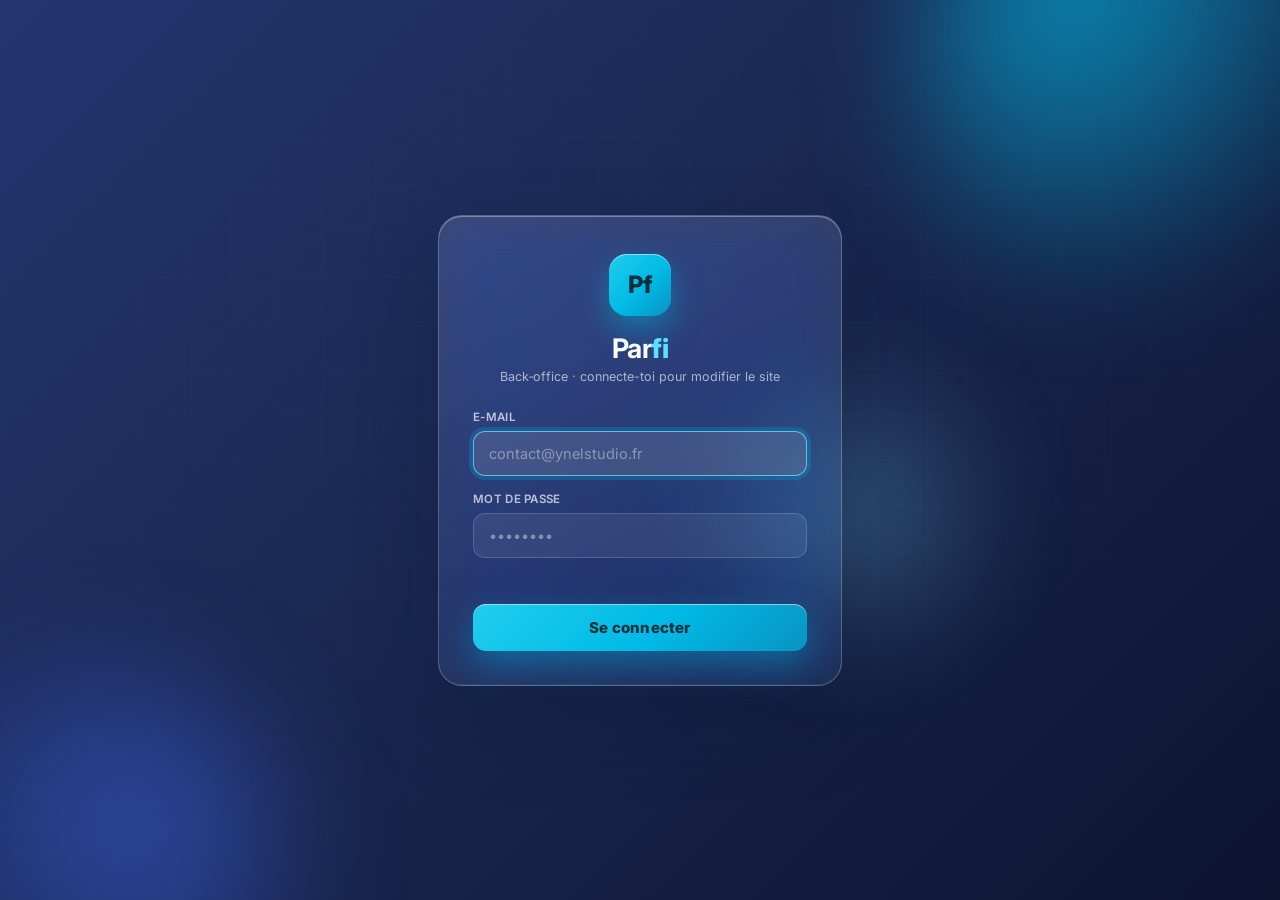
<file: editor/index.html>
<!DOCTYPE html>
<html lang="fr">
<head>
<meta charset="UTF-8">
<meta name="viewport" content="width=device-width, initial-scale=1">
<title>ParFi Éditeur — back-office visuel</title>
<link rel="preconnect" href="https://fonts.googleapis.com">
<link href="https://fonts.googleapis.com/css2?family=Inter:wght@400;500;600;700;800&display=swap" rel="stylesheet">
<link rel="stylesheet" href="editor.css?v=3">
</head>
<body>

<!-- ===== Écran de connexion (back-office) ===== -->
<div class="login" id="login">
  <div class="login__orb login__orb--1" aria-hidden="true"></div>
  <div class="login__orb login__orb--2" aria-hidden="true"></div>
  <div class="login__orb login__orb--3" aria-hidden="true"></div>
  <div class="login__grid" aria-hidden="true"></div>
  <div class="login__card">
    <div class="login__badge" aria-hidden="true"><span>Pf</span></div>
    <div class="login__brand"><b>Par</b><i>fi</i></div>
    <p class="login__sub">Back‑office · connecte-toi pour modifier le site</p>
    <form id="loginForm" autocomplete="on">
      <label>E-mail</label>
      <input type="email" id="loginEmail" autocomplete="username" placeholder="contact@ynelstudio.fr">
      <label>Mot de passe</label>
      <input type="password" id="loginPass" autocomplete="current-password" placeholder="••••••••">
      <div class="login__err" id="loginErr"></div>
      <button type="submit" class="login__btn" id="loginBtn">Se connecter</button>
    </form>
  </div>
</div>

<div class="app">

  <!-- ===== Barre du haut ===== -->
  <header class="top">
    <div class="top__brand"><b>Par</b><i>fi</i><small>Éditeur</small></div>
    <div class="seg" id="device">
      <button data-d="desktop" class="on" title="Ordinateur"><svg class="ico" viewBox="0 0 24 24"><rect x="3" y="4" width="18" height="13" rx="2"/><path d="M8 21h8M12 17v4"/></svg>Desktop</button>
      <button data-d="tablet" title="Tablette"><svg class="ico" viewBox="0 0 24 24"><rect x="6" y="3" width="12" height="18" rx="2"/><path d="M11 18h2"/></svg>Tablette</button>
      <button data-d="mobile" title="Mobile"><svg class="ico" viewBox="0 0 24 24"><rect x="7" y="3" width="10" height="18" rx="2"/><path d="M11 18h2"/></svg>Mobile</button>
    </div>
    <div class="top__spacer"></div>
    <button class="tbtn" id="undo" title="Annuler (Ctrl+Z)" disabled><svg class="ico" viewBox="0 0 24 24"><path d="M9 14 4 9l5-5"/><path d="M4 9h11a5 5 0 0 1 0 10h-1"/></svg></button>
    <button class="tbtn" id="redo" title="Refaire (Ctrl+Shift+Z)" disabled><svg class="ico" viewBox="0 0 24 24"><path d="m15 14 5-5-5-5"/><path d="M20 9H9a5 5 0 0 0 0 10h1"/></svg></button>
    <div class="save" id="save"><span class="dot"></span><span id="saveTxt">Enregistré</span></div>
    <button class="tbtn" id="preview"><svg class="ico" viewBox="0 0 24 24"><path d="M2 12s3.5-7 10-7 10 7 10 7-3.5 7-10 7-10-7-10-7Z"/><circle cx="12" cy="12" r="3"/></svg>Aperçu</button>
    <button class="tbtn" id="publish"><svg class="ico" viewBox="0 0 24 24"><path d="M12 19V5M5 12l7-7 7 7"/></svg>Exporter</button>
    <button class="tbtn tbtn--primary" id="saveOnline"><svg class="ico" viewBox="0 0 24 24"><path d="M20 17.6A4 4 0 0 0 18 10h-1.26A6 6 0 1 0 7 16"/><path d="M12 12v9"/><path d="m8.5 15.5 3.5-3.5 3.5 3.5"/></svg>Enregistrer en ligne</button>
    <div class="userbox">
      <span class="who" id="whoEmail"></span>
      <button class="tbtn hide" id="usersBtn" title="Gérer les utilisateurs"><svg class="ico" viewBox="0 0 24 24"><path d="M16 21v-2a4 4 0 0 0-4-4H6a4 4 0 0 0-4 4v2"/><circle cx="9" cy="7" r="4"/><path d="M22 21v-2a4 4 0 0 0-3-3.87"/><path d="M16 3.13a4 4 0 0 1 0 7.75"/></svg>Utilisateurs</button>
      <button class="iconbtn" id="logoutBtn" title="Déconnexion"><svg class="ico" viewBox="0 0 24 24"><path d="M9 21H5a2 2 0 0 1-2-2V5a2 2 0 0 1 2-2h4"/><path d="m16 17 5-5-5-5"/><path d="M21 12H9"/></svg></button>
    </div>
  </header>

  <div class="body">

    <!-- ===== Panneau gauche ===== -->
    <aside class="panel panel--l">
      <nav class="tabs" id="ltabs">
        <button data-t="pages" class="on"><svg class="ico" viewBox="0 0 24 24"><path d="M14 3H6a2 2 0 0 0-2 2v14a2 2 0 0 0 2 2h12a2 2 0 0 0 2-2V9z"/><path d="M14 3v6h6"/></svg>Pages</button>
        <button data-t="sections"><svg class="ico" viewBox="0 0 24 24"><rect x="3" y="3" width="18" height="5" rx="1"/><rect x="3" y="10" width="18" height="5" rx="1"/><rect x="3" y="17" width="18" height="4" rx="1"/></svg>Sections</button>
        <button data-t="components"><svg class="ico" viewBox="0 0 24 24"><rect x="3" y="3" width="7" height="7" rx="1"/><rect x="14" y="3" width="7" height="7" rx="1"/><rect x="3" y="14" width="7" height="7" rx="1"/><rect x="14" y="14" width="7" height="7" rx="1"/></svg>Blocs</button>
        <button data-t="media"><svg class="ico" viewBox="0 0 24 24"><rect x="3" y="4" width="18" height="16" rx="2"/><circle cx="8.5" cy="9.5" r="1.5"/><path d="m21 16-5-5L5 20"/></svg>Médias</button>
        <button data-t="theme"><svg class="ico" viewBox="0 0 24 24"><circle cx="12" cy="12" r="9"/><path d="M12 3a9 9 0 0 0 0 18c1.7 0 1.5-2 .5-3s.3-2 1.5-2H18a3 3 0 0 0 3-3 9 9 0 0 0-9-7Z"/></svg>Thème</button>
        <button data-t="versions"><svg class="ico" viewBox="0 0 24 24"><path d="M3 3v6h6"/><path d="M3.5 9a9 9 0 1 0 2-3.5L3 9"/><path d="M12 8v4l3 2"/></svg>Versions</button>
      </nav>

      <section class="tabpane on" data-p="pages">
        <h4>Pages du site</h4>
        <div id="pageList"></div>
        <button class="add" id="addPageBtn"><svg class="ico" viewBox="0 0 24 24"><path d="M12 5v14M5 12h14"/></svg>Nouvelle page</button>
        <h4 style="margin-top:22px">SEO de la page courante</h4>
        <div id="seoPanel"></div>
        <p class="hint" style="margin-top:8px"><strong>News</strong> &amp; <strong>Jobs</strong> sont des liens externes. Les modifs s'appliquent à <strong>tous les écrans</strong> (desktop/tablette/mobile) automatiquement.</p>
      </section>
      <section class="tabpane" data-p="sections">
        <h4>Sections de la page</h4>
        <div id="secList"></div>
        <button class="add" id="addSection"><svg class="ico" viewBox="0 0 24 24"><path d="M12 5v14M5 12h14"/></svg>Ajouter une section</button>
      </section>

      <section class="tabpane" data-p="components">
        <h4>Glisse un bloc dans la page</h4>
        <div class="comp" id="compList"></div>
      </section>

      <section class="tabpane" data-p="media">
        <h4>Bibliothèque média</h4>
        <button class="add" id="mediaUp"><svg class="ico" viewBox="0 0 24 24"><path d="M12 5v14M5 12h14"/></svg>Importer une image</button>
        <input type="file" id="mediaInput" accept="image/*" hidden multiple>
        <div class="comp" id="mediaList" style="margin-top:12px"></div>
      </section>

      <section class="tabpane" data-p="theme">
        <h4>Couleurs de marque</h4>
        <div id="themeColors"></div>
        <h4 style="margin-top:18px">Polices</h4>
        <select class="ed" id="fontSel">
          <option value="open">Open Sans — actuel</option>
          <option value="lexend">Lexend + Source Sans</option>
          <option value="archivo">Archivo + Inter</option>
          <option value="fraunces">Fraunces + Inter</option>
        </select>
        <h4 style="margin-top:18px">Espacement des sections</h4>
        <div class="choices" id="spaceSel">
          <button data-s="compact">Compact</button>
          <button data-s="normal" class="on">Normal</button>
          <button data-s="airy">Aéré</button>
        </div>
      </section>

      <section class="tabpane" data-p="versions">
        <h4>Historique des versions</h4>
        <button class="add" id="snapNow"><svg class="ico" viewBox="0 0 24 24"><path d="M12 5v14M5 12h14"/></svg>Créer une version</button>
        <div id="verList" style="margin-top:12px"></div>
      </section>
    </aside>

    <!-- ===== Canvas ===== -->
    <main class="canvas">
      <div class="stage" id="stage" data-d="desktop">
        <span class="canvas__tag" id="dtag">Tablette · 768px</span>
        <iframe id="frame" data-src="site/index.html?edit=1" title="Aperçu du site"></iframe>
      </div>
    </main>

    <!-- ===== Panneau droit (inspecteur) ===== -->
    <aside class="panel panel--r">
      <div class="insp" id="insp">
        <div class="insp__empty" id="inspEmpty">
          <div class="big"><svg class="ico" viewBox="0 0 24 24" style="width:24px;height:24px"><path d="m13 2-3 7h6l-3 7"/><path d="M4 14h4M16 14h4M9 21h6"/></svg></div>
          <b>Rien de sélectionné</b>
          <p class="hint" style="margin-top:6px">Clique sur un texte, une image ou un bouton du site pour le modifier ici.</p>
        </div>
      </div>
    </aside>
  </div>
</div>

<!-- ===== Modale (validation / versions / confirmations) ===== -->
<div class="backdrop" id="backdrop"><div class="modal" id="modal"></div></div>
<div class="toast" id="toast"></div>

<script src="editor.js?v=4"></script>
</body>
</html>
</file>
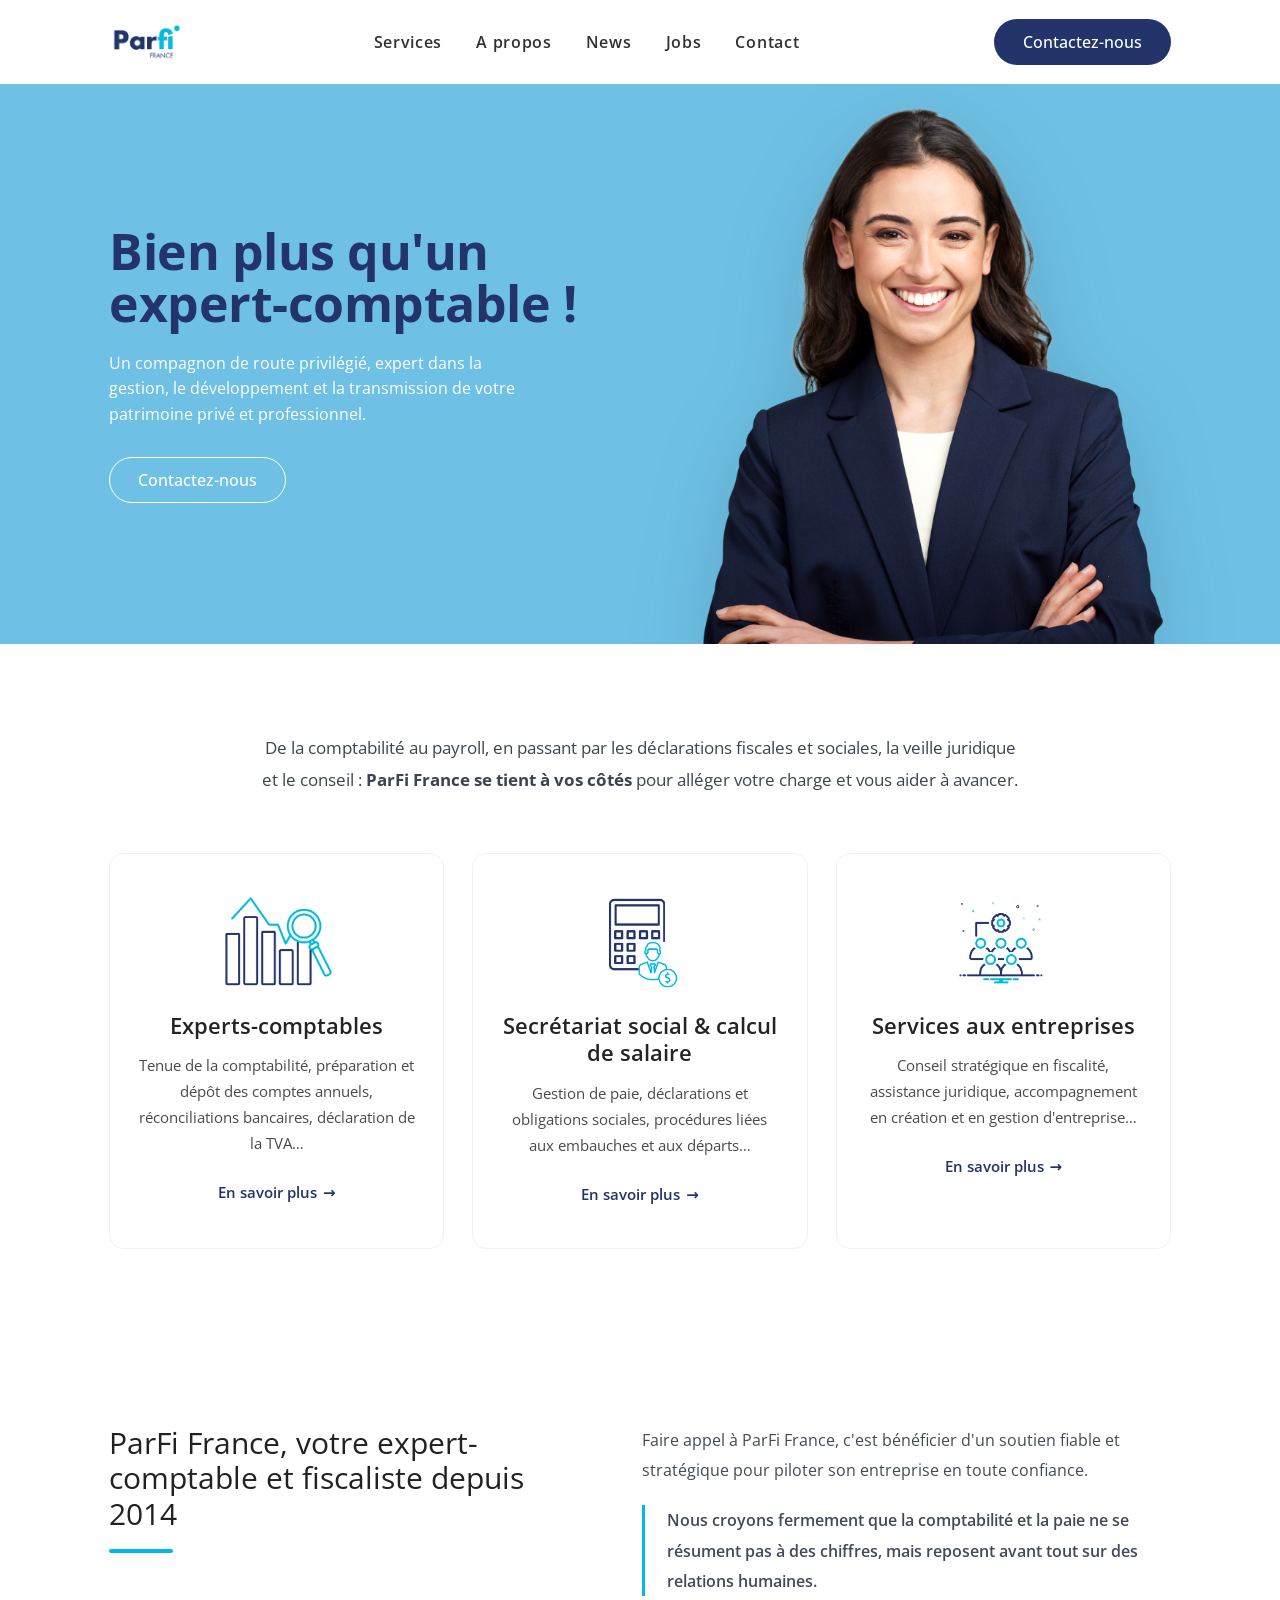
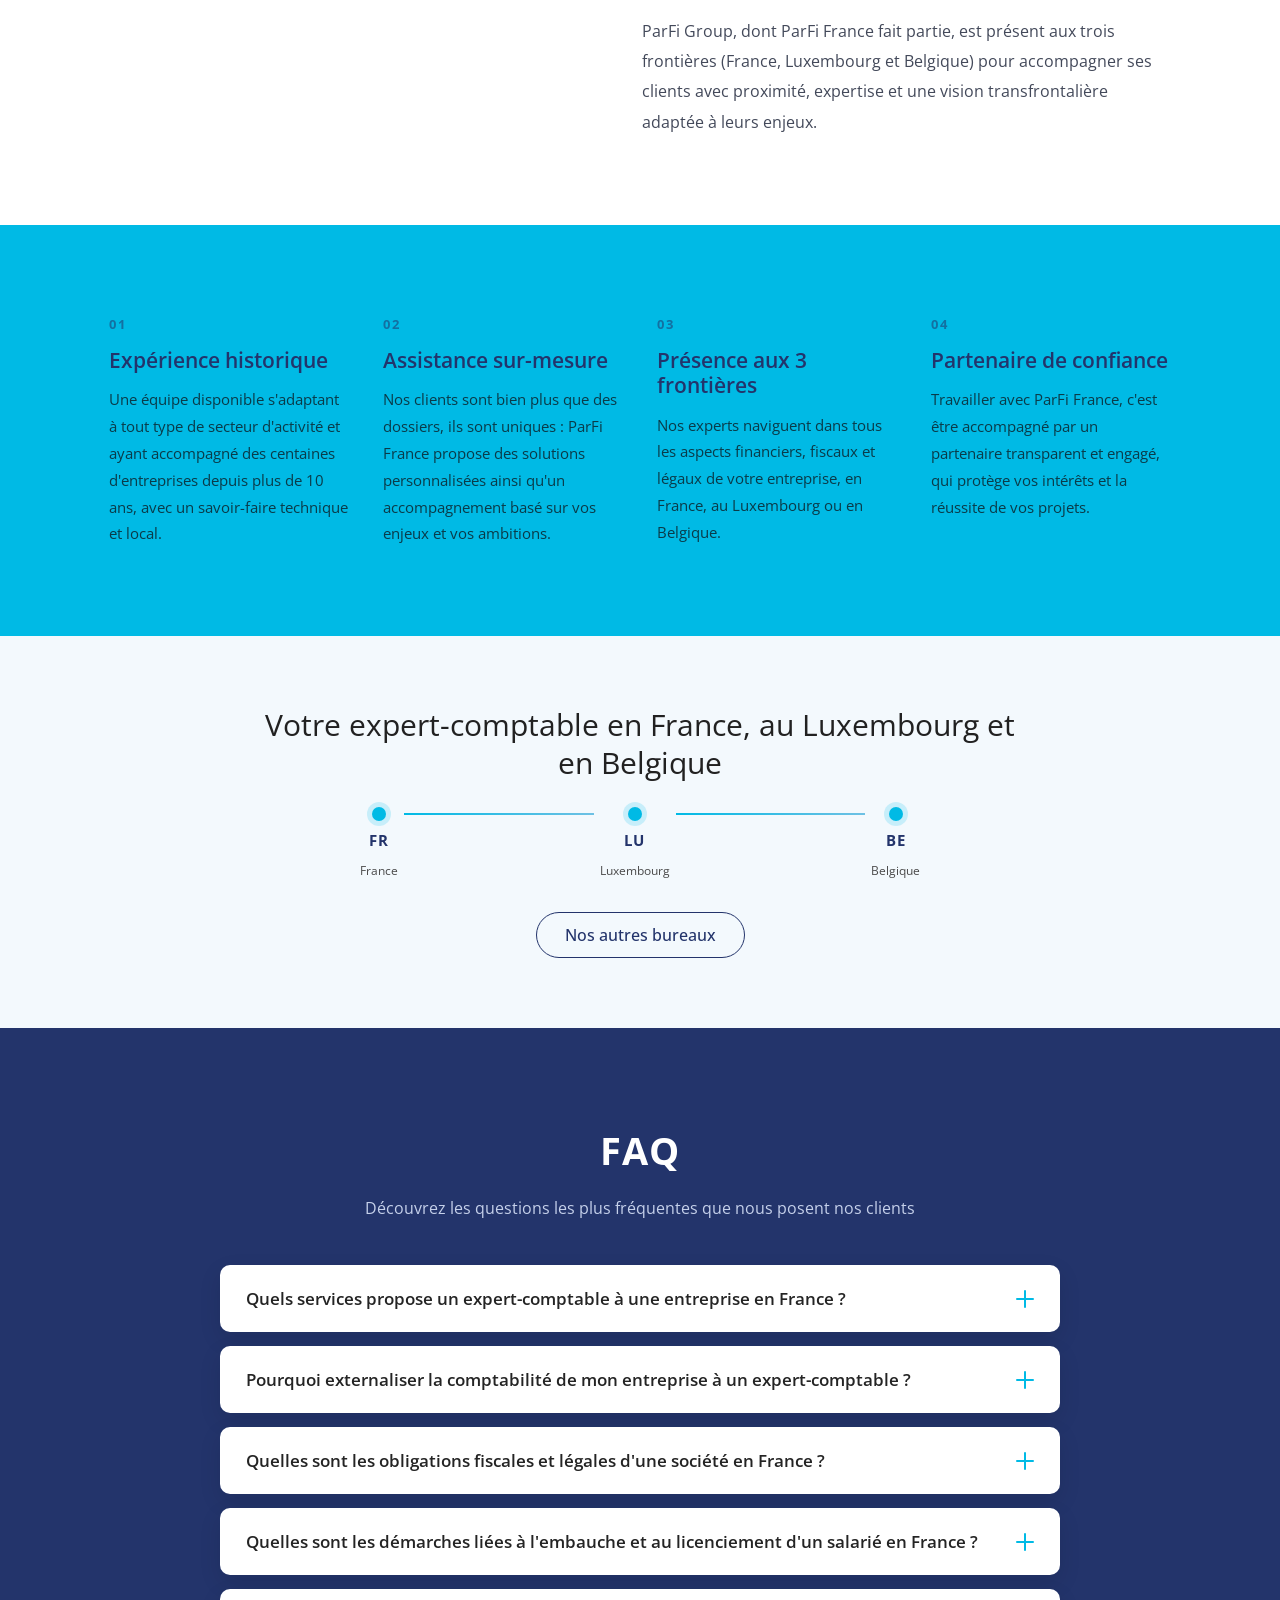
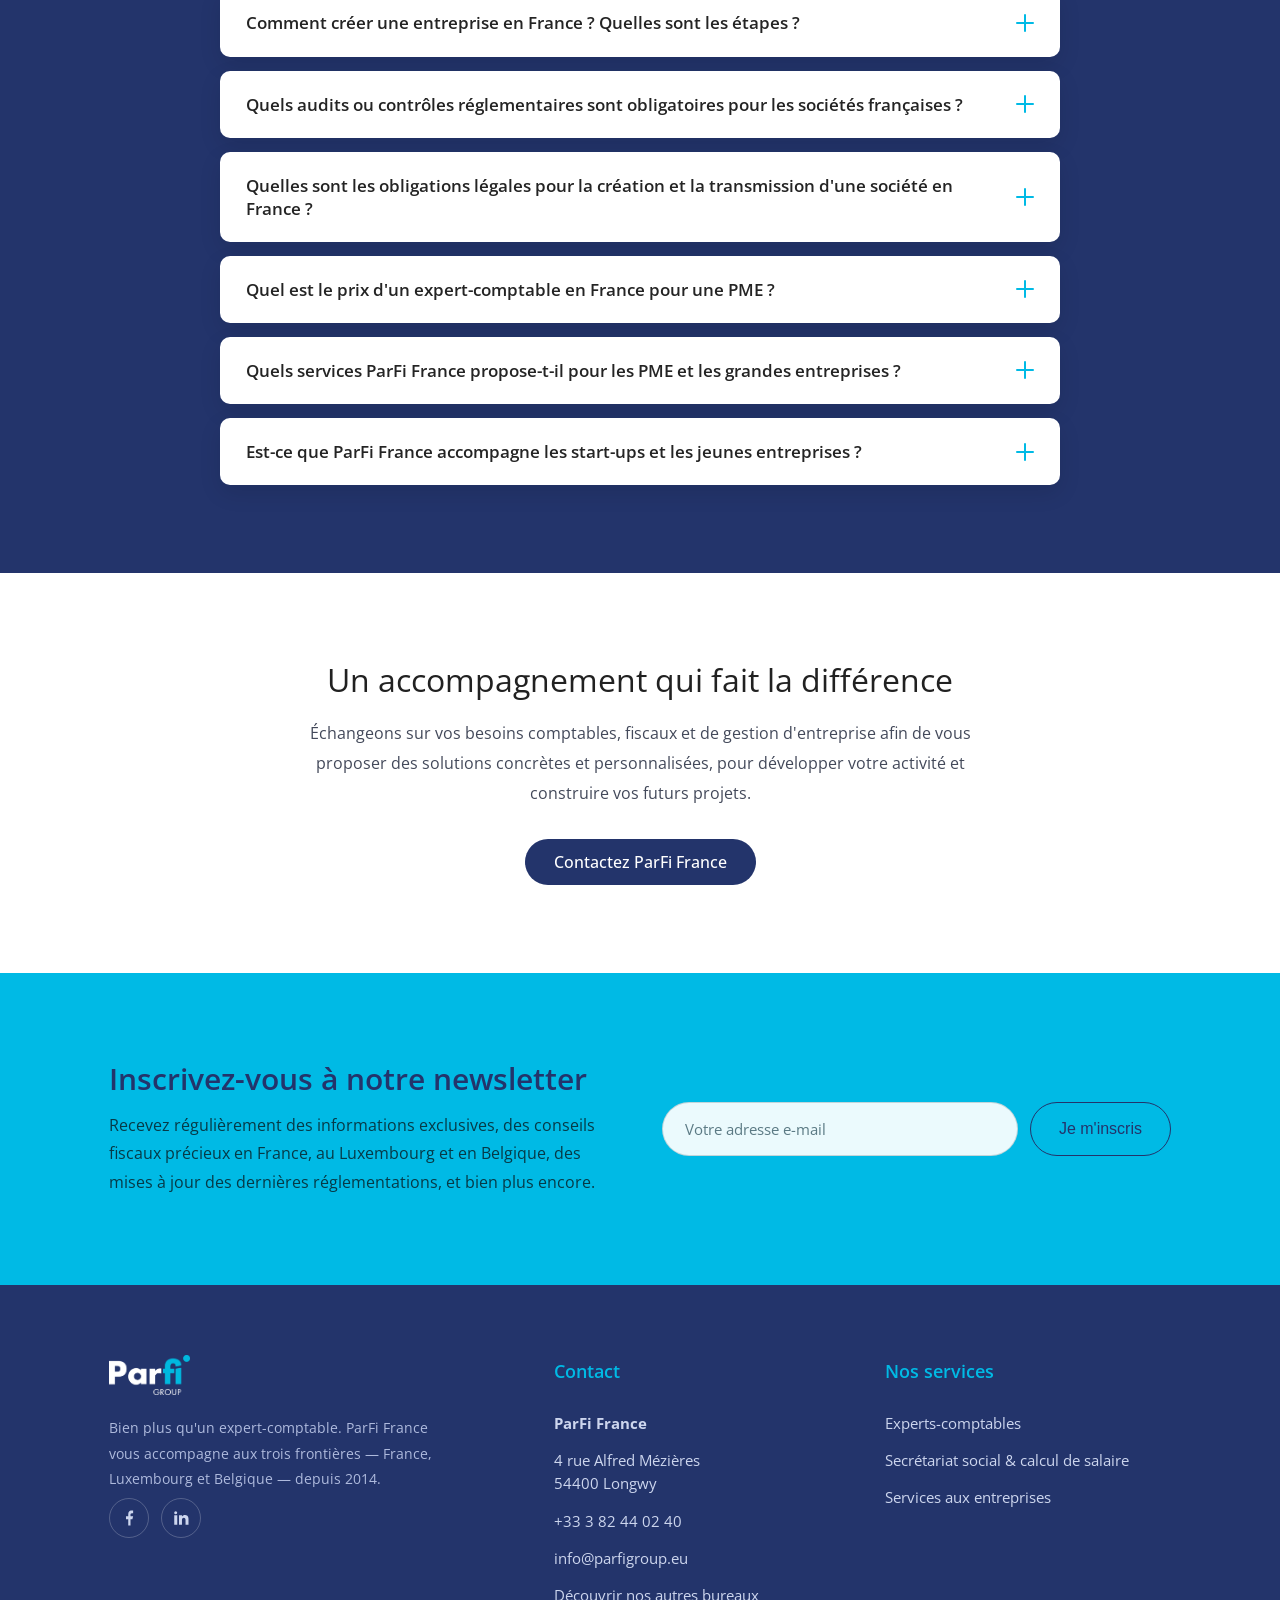
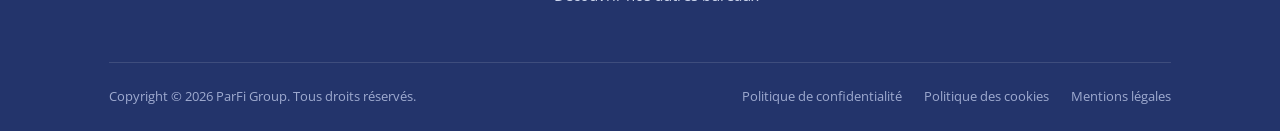
<file: editor/site/index.html>
<!DOCTYPE html>
<html lang="fr">
<head>
<meta charset="UTF-8">
<meta name="viewport" content="width=device-width, initial-scale=1.0">
<title>Accueil - ParFi Group</title>
<meta name="description" content="ParFi France, votre expert-comptable et fiscaliste depuis 2014. Comptabilité, paie, fiscalité et conseil aux trois frontières : France, Luxembourg et Belgique.">
<link rel="preconnect" href="https://fonts.googleapis.com">
<link rel="preconnect" href="https://fonts.gstatic.com" crossorigin>
<link href="https://fonts.googleapis.com/css2?family=Open+Sans:ital,wght@0,300;0,400;0,500;0,600;0,700;0,800;1,400&display=swap" rel="stylesheet">
<style>
/* ===================================================================
   ParFi France — reproduction fidèle de sc10flga8844.universe.wf
   Tokens relevés en live : Open Sans · #23346B navy · #00BAE5 cyan
   · #6EC1E4 bleu clair · texte #4A4A4A
=================================================================== */
:root{
  --navy:#23346B;
  --cyan:#00BAE5;
  --sky:#6EC1E4;
  --ink:#4A4A4A;
  --dark:#212121;
  --dark2:#242424;
  --white:#fff;
  --container:1110px;
  --pad:24px;
  --radius-pill:30px;
  --ease:cubic-bezier(.22,.61,.36,1);
}
*,*::before,*::after{box-sizing:border-box;}
html{scroll-behavior:smooth;-webkit-text-size-adjust:100%;}
body{
  margin:0;
  font-family:"Open Sans",system-ui,Arial,sans-serif;
  font-size:14px;
  line-height:1.8;
  color:var(--ink);
  background:var(--white);
  -webkit-font-smoothing:antialiased;
  text-rendering:optimizeLegibility;
}
img{max-width:100%;height:auto;display:block;}
a{color:inherit;text-decoration:none;}
h1,h2,h3,p{margin:0;}
ul{margin:0;padding:0;list-style:none;}

.wrap{max-width:var(--container);margin:0 auto;padding-inline:var(--pad);}

/* ---------- Boutons ---------- */
.btn{
  display:inline-block;
  font-size:16px;font-weight:500;line-height:1;
  padding:14px 28px;border-radius:var(--radius-pill);
  border:1px solid transparent;cursor:pointer;
  transition:transform .25s var(--ease),background-color .25s var(--ease),color .25s var(--ease),box-shadow .25s var(--ease);
  white-space:nowrap;
}
.btn--navy{background:var(--navy);color:var(--white);}
.btn--navy:hover{background:#1a274f;transform:translateY(-2px);box-shadow:0 12px 26px rgba(35,52,107,.28);}
.btn--ghost-white{background:transparent;color:var(--white);border-color:var(--white);}
.btn--ghost-white:hover{background:var(--white);color:var(--navy);transform:translateY(-2px);}
.btn--ghost-navy{background:transparent;color:var(--navy);border-color:var(--navy);}
.btn--ghost-navy:hover{background:var(--navy);color:var(--white);transform:translateY(-2px);}
.link-more{
  display:inline-flex;align-items:center;gap:.4em;
  color:var(--navy);font-weight:600;font-size:15px;border-radius:3px;
}
.link-more::after{content:"→";transition:transform .25s var(--ease);}
.link-more:hover{color:var(--cyan);}
.link-more:hover::after{transform:translateX(4px);}

/* ---------- Header ---------- */
.hdr{
  position:sticky;top:0;z-index:60;
  background:rgba(255,255,255,.96);
  backdrop-filter:saturate(180%) blur(6px);
  transition:box-shadow .3s var(--ease);
}
.hdr.is-stuck{box-shadow:0 6px 24px rgba(20,30,60,.08);}
.hdr__in{display:flex;align-items:center;justify-content:space-between;gap:24px;height:84px;}
.hdr__logo{height:42px;width:auto;}
.nav{display:flex;align-items:center;gap:34px;}
.nav a{
  font-size:16px;font-weight:600;color:#313131;letter-spacing:.7px;
  position:relative;padding:6px 0;transition:color .2s var(--ease);
}
.nav a::after{
  content:"";position:absolute;left:0;bottom:0;height:2px;width:0;
  background:var(--cyan);transition:width .28s var(--ease);
}
.nav a:hover{color:var(--navy);}
.nav a:hover::after{width:100%;}
.hdr__cta{margin-left:6px;}
.burger{display:none;background:none;border:0;width:42px;height:42px;cursor:pointer;padding:9px;}
.burger span{display:block;height:2px;width:100%;background:var(--navy);border-radius:2px;transition:transform .3s var(--ease),opacity .3s var(--ease);}
.burger span+span{margin-top:6px;}
.burger.on span:nth-child(1){transform:translateY(8px) rotate(45deg);}
.burger.on span:nth-child(2){opacity:0;}
.burger.on span:nth-child(3){transform:translateY(-8px) rotate(-45deg);}

/* mobile drawer */
.drawer{
  position:fixed;inset:84px 0 auto 0;z-index:55;
  background:var(--white);box-shadow:0 18px 40px rgba(20,30,60,.14);
  transform:translateY(-130%);transition:transform .4s var(--ease);
  padding:14px var(--pad) 26px;
}
.drawer.on{transform:translateY(0);}
.drawer a{display:block;font-size:18px;font-weight:600;color:var(--navy);padding:14px 0;border-bottom:1px solid #eef2f7;letter-spacing:.4px;}
.drawer .btn{margin-top:18px;width:100%;text-align:center;}

/* ---------- Hero ---------- */
.hero{background:var(--sky);overflow:hidden;}
.hero__in{
  display:grid;grid-template-columns:1.05fr .95fr;align-items:end;gap:30px;
  min-height:560px;
}
.hero__text{padding:96px 0 96px;max-width:520px;align-self:center;}
.hero h1{
  font-size:50px;font-weight:700;line-height:1.04;color:var(--navy);
  letter-spacing:-.5px;margin-bottom:22px;
}
.hero__sub{color:var(--white);font-size:16px;font-weight:400;line-height:1.6;margin-bottom:30px;max-width:430px;}
.hero__media{position:relative;align-self:end;height:100%;display:flex;align-items:flex-end;justify-content:center;}
.hero__media img{max-height:560px;width:auto;filter:drop-shadow(0 24px 40px rgba(20,40,70,.18));}

/* ---------- Section helpers ---------- */
.section{padding:88px 0;}
.section--tight{padding:70px 0;}
.kicker{color:var(--cyan);font-weight:700;font-size:13px;letter-spacing:1.6px;text-transform:uppercase;margin-bottom:14px;}
.h-sec{font-size:30px;font-weight:400;line-height:1.18;color:var(--dark);}
.lead{font-size:16px;line-height:1.9;color:var(--ink);}

/* ---------- Services ---------- */
.services{background:var(--white);}
.services__lead{max-width:760px;margin:0 auto 56px;text-align:center;font-size:17px;line-height:1.9;color:#3d4451;}
.cards{display:grid;grid-template-columns:repeat(3,1fr);gap:28px;}
.card{
  text-align:center;padding:40px 28px;border-radius:14px;
  background:var(--white);border:1px solid #eef2f7;
  transition:transform .3s var(--ease),box-shadow .3s var(--ease),border-color .3s var(--ease);
}
.card:hover{transform:translateY(-8px);box-shadow:0 22px 50px rgba(20,40,80,.10);border-color:transparent;}
.card__ic{height:96px;display:flex;align-items:center;justify-content:center;margin-bottom:22px;}
.card__ic img{max-height:96px;width:auto;}
.card h3{font-size:22px;font-weight:600;color:var(--dark2);line-height:1.25;margin-bottom:14px;}
.card p{font-size:14.5px;line-height:1.8;color:var(--ink);margin-bottom:22px;}

/* ---------- À propos ---------- */
.about__grid{display:grid;grid-template-columns:.95fr 1.05fr;gap:54px;align-items:start;}
.about h2{margin-bottom:8px;}
.about__rule{width:64px;height:4px;background:var(--cyan);border-radius:2px;margin:18px 0 4px;}
.about__col p{font-size:15.5px;line-height:1.95;color:#43495a;}
.about__col p+p{margin-top:20px;}
.about__quote{
  border-left:3px solid var(--cyan);padding-left:22px;
  font-size:18px;line-height:1.7;color:var(--navy);font-weight:600;
}

/* ---------- Piliers (valeurs) ---------- */
.pillars{background:var(--cyan);}
.pillars__grid{display:grid;grid-template-columns:repeat(4,1fr);gap:34px;}
.pillar__no{font-size:13px;font-weight:700;letter-spacing:1.5px;color:var(--navy);opacity:.55;margin-bottom:12px;}
.pillar h3{font-size:21px;font-weight:600;line-height:1.2;color:var(--navy);margin-bottom:14px;}
.pillar p{font-size:14.5px;line-height:1.85;color:#0a3b49;}

/* ---------- Bandeau frontières ---------- */
.frontiers{background:#f3f9fd;text-align:center;}
.frontiers h2{font-size:30px;font-weight:400;color:var(--dark);line-height:1.25;max-width:760px;margin:0 auto 12px;}
.frontiers__line{display:flex;align-items:center;justify-content:center;gap:0;margin:26px auto 30px;max-width:560px;}
.frontiers__node{display:flex;flex-direction:column;align-items:center;gap:6px;}
.frontiers__dot{width:14px;height:14px;border-radius:50%;background:var(--cyan);box-shadow:0 0 0 5px rgba(0,186,229,.18);}
.frontiers__node b{color:var(--navy);font-size:15px;letter-spacing:1px;}
.frontiers__node span{font-size:12px;color:var(--ink);}
.frontiers__seg{flex:1;height:2px;background:linear-gradient(90deg,var(--cyan),var(--sky));margin:0 6px;align-self:flex-start;margin-top:6px;}

/* ---------- FAQ ---------- */
.faq{background:var(--navy);}
.faq__head{text-align:center;margin-bottom:42px;}
.faq__head h2{font-size:38px;font-weight:700;color:var(--white);letter-spacing:1px;margin-bottom:10px;}
.faq__head p{color:#c5d0ea;font-size:16px;}
.faq__list{max-width:840px;margin:0 auto;display:flex;flex-direction:column;gap:14px;}
.faq__item{background:var(--white);border-radius:10px;overflow:hidden;box-shadow:0 8px 22px rgba(0,0,0,.10);}
.faq__q{
  width:100%;text-align:left;background:none;border:0;cursor:pointer;
  display:flex;align-items:center;justify-content:space-between;gap:18px;
  padding:22px 26px;font-family:inherit;
  font-size:16.5px;font-weight:600;color:var(--dark2);line-height:1.4;
}
.faq__q:hover{color:var(--navy);}
.faq__pm{position:relative;flex:0 0 18px;width:18px;height:18px;}
.faq__pm::before,.faq__pm::after{content:"";position:absolute;background:var(--cyan);border-radius:2px;transition:transform .3s var(--ease);}
.faq__pm::before{top:8px;left:0;width:18px;height:2px;}
.faq__pm::after{left:8px;top:0;width:2px;height:18px;}
.faq__item.open .faq__pm::after{transform:scaleY(0);}
.faq__a{max-height:0;overflow:hidden;transition:max-height .4s var(--ease);}
.faq__a-in{padding:0 26px 24px;font-size:14.5px;line-height:1.85;color:#52596a;}

/* ---------- CTA ---------- */
.cta{background:var(--white);text-align:center;}
.cta__box{max-width:760px;margin:0 auto;}
.cta h2{font-size:32px;font-weight:400;color:var(--dark);line-height:1.2;margin-bottom:18px;}
.cta p{font-size:16px;line-height:1.9;color:#43495a;margin-bottom:30px;}

/* ---------- Newsletter ---------- */
.news{background:var(--cyan);}
.news__grid{display:grid;grid-template-columns:1fr 1fr;gap:44px;align-items:center;}
.news h2{font-size:30px;font-weight:600;color:var(--navy);line-height:1.2;margin-bottom:14px;}
.news p{font-size:15.5px;line-height:1.85;color:#063a47;}
.news__form{display:flex;gap:12px;flex-wrap:wrap;}
.news__form input{
  flex:1;min-width:220px;height:54px;padding:0 22px;border-radius:var(--radius-pill);
  border:1px solid rgba(6,48,59,.18);background:rgba(255,255,255,.92);
  font-family:inherit;font-size:15px;color:var(--navy);
}
.news__form input::placeholder{color:#5b7a84;}
.news__form input:focus{outline:none;border-color:var(--navy);background:#fff;}
.news__ok{display:none;margin-top:14px;color:var(--navy);font-weight:600;}
.news__ok.on{display:block;}

/* ---------- Footer ---------- */
.ft{background:var(--navy);color:#cdd6ee;padding:70px 0 0;}
.ft__grid{display:grid;grid-template-columns:1.4fr 1fr 1fr;gap:44px;padding-bottom:48px;}
.ft__logo{height:40px;margin-bottom:20px;}
.ft__brand p{font-size:14px;line-height:1.85;color:#aebadd;max-width:340px;}
.ft__col h3{color:var(--cyan);font-size:18px;font-weight:600;margin-bottom:18px;}
.ft__col a,.ft__col p{display:block;color:#cdd6ee;font-size:14.5px;line-height:1.6;padding:7px 0;transition:color .2s var(--ease);}
.ft__col a:hover{color:var(--white);}
.ft__social{display:flex;gap:12px;margin-top:6px;}
.ft__social a{
  width:40px;height:40px;border-radius:50%;border:1px solid rgba(255,255,255,.22);
  display:flex;align-items:center;justify-content:center;color:#cdd6ee;
  transition:background .25s var(--ease),color .25s var(--ease),border-color .25s var(--ease);
}
.ft__social a:hover{background:var(--cyan);color:var(--navy);border-color:var(--cyan);}
.ft__social svg{width:18px;height:18px;fill:currentColor;}
.ft__bot{
  border-top:1px solid rgba(255,255,255,.12);
  display:flex;align-items:center;justify-content:space-between;flex-wrap:wrap;gap:14px;
  padding:22px 0;font-size:13px;color:#9fabd0;
}
.ft__bot nav{display:flex;gap:22px;flex-wrap:wrap;}
.ft__bot a:hover{color:var(--white);}

/* ===================================================================
   RESPONSIVE
=================================================================== */
@media (max-width:1024px){
  .hero h1{font-size:42px;}
  .about__grid{gap:36px;}
  .pillars__grid{grid-template-columns:repeat(2,1fr);gap:30px 36px;}
  .ft__grid{grid-template-columns:1fr 1fr;}
}
@media (max-width:880px){
  .nav,.hdr__cta{display:none;}
  .burger{display:block;}
  .hero__in{grid-template-columns:1fr;min-height:0;}
  .hero__text{padding:64px 0 0;max-width:none;text-align:center;}
  .hero__sub{margin-inline:auto;}
  .hero__media{margin-top:30px;}
  .hero__media img{max-height:460px;}
  .cards{grid-template-columns:1fr;max-width:440px;margin:0 auto;}
  .about__grid{grid-template-columns:1fr;}
  .news__grid{grid-template-columns:1fr;gap:24px;}
}
@media (max-width:560px){
  :root{--pad:18px;}
  .hero h1{font-size:34px;}
  .h-sec,.frontiers h2,.cta h2{font-size:25px;}
  .faq__head h2{font-size:30px;}
  .section{padding:64px 0;}
  .pillars__grid{grid-template-columns:1fr;}
  .ft__grid{grid-template-columns:1fr;gap:32px;}
  .ft__bot{flex-direction:column;align-items:flex-start;}
  .frontiers__node span{display:none;}
}
@media (prefers-reduced-motion:reduce){
  *{transition:none!important;scroll-behavior:auto!important;}
}

/* ---------- Pages internes (Services / À propos / Contact) ---------- */
.page-hero{background:#fff;text-align:center;padding:116px 0 64px;}
.page-hero h1{font-size:40px;font-weight:700;color:var(--navy);line-height:1.15;max-width:840px;margin:0 auto 18px;letter-spacing:-.5px;}
.page-hero p{font-size:17px;line-height:1.9;color:#3d4451;max-width:740px;margin:0 auto;}
.band{padding:84px 0;}
.band--cyan{background:var(--cyan);}
.band--navy{background:var(--navy);}
.band h2{font-size:30px;font-weight:600;line-height:1.25;margin:0 0 22px;max-width:840px;}
.band--cyan h2{color:var(--navy);} .band--navy h2{color:#fff;}
.band p{font-size:15.5px;line-height:1.95;max-width:780px;}
.band p+p{margin-top:18px;}
.band--cyan p{color:#063a47;} .band--navy p{color:#cdd6ee;}
.ctaband{background:var(--cyan);text-align:center;padding:72px 0;}
.ctaband h2{color:var(--navy);font-size:28px;font-weight:700;margin:0 0 14px;}
.ctaband p{color:#063a47;max-width:680px;margin:0 auto 26px;font-size:15.5px;line-height:1.85;}
.contact-grid{display:grid;grid-template-columns:1fr 1.1fr;gap:50px;align-items:start;}
.contact-info h3{font-size:20px;color:var(--navy);font-weight:700;margin:0 0 10px;}
.contact-info p{font-size:15px;line-height:1.8;color:var(--ink);margin:0 0 22px;}
.contact-card{background:var(--navy);border-radius:16px;padding:34px;}
.contact-card h3{color:#fff;font-size:21px;margin:0 0 8px;}
.contact-card>p{color:#aebadd;font-size:14.5px;line-height:1.7;margin:0 0 22px;}
.cform label{display:block;font-weight:600;font-size:13px;color:#fff;margin:0 0 6px;}
.cform input,.cform textarea{width:100%;padding:13px 15px;border:1px solid rgba(255,255,255,.22);border-radius:10px;background:rgba(255,255,255,.06);color:#fff;font:inherit;margin-bottom:16px;}
.cform input::placeholder,.cform textarea::placeholder{color:#9fb0d8;}
.cform .btn{width:100%;text-align:center;border:0;cursor:pointer;background:var(--cyan);color:var(--navy);font-weight:600;}
.offices{display:grid;grid-template-columns:repeat(3,1fr);gap:22px;}
.office{background:rgba(255,255,255,.55);border-radius:14px;padding:24px;}
.office h3{font-size:17px;color:var(--navy);font-weight:700;margin:0 0 10px;}
.office p{font-size:14px;line-height:1.6;color:#0a3b49;margin:0;}
@media(max-width:880px){.contact-grid{grid-template-columns:1fr}.offices{grid-template-columns:1fr 1fr}}
@media(max-width:560px){.offices{grid-template-columns:1fr}.page-hero h1{font-size:30px}.band h2{font-size:24px}}
</style>
</head>
<body>

<!-- ============ HEADER ============ -->
<header class="hdr" id="hdr">
  <div class="wrap hdr__in">
    <a href="index.html" aria-label="ParFi France — accueil">
      <img src="assets/logo-parfi-france.png" alt="ParFi France" class="hdr__logo">
    </a>
    <nav class="nav" aria-label="Navigation principale">
      <a href="services.html">Services</a>
      <a href="apropos.html">A propos</a>
      <a href="https://www.parfigroup.eu/news/">News</a>
      <a href="https://www.parfigroup.eu/jobs/">Jobs</a>
      <a href="contact.html">Contact</a>
    </nav>
    <a href="contact.html" class="btn btn--navy hdr__cta">Contactez-nous</a>
    <button class="burger" id="burger" aria-label="Ouvrir le menu" aria-expanded="false">
      <span></span><span></span><span></span>
    </button>
  </div>
</header>
<nav class="drawer" id="drawer" aria-label="Menu mobile">
  <a href="services.html">Services</a>
  <a href="apropos.html">A propos</a>
  <a href="https://www.parfigroup.eu/news/">News</a>
  <a href="https://www.parfigroup.eu/jobs/">Jobs</a>
  <a href="contact.html">Contact</a>
  <a href="contact.html" class="btn btn--navy">Contactez-nous</a>
</nav>

<main id="top">

  <!-- ============ HERO ============ -->
  <section class="hero">
    <div class="wrap hero__in">
      <div class="hero__text">
        <h1>Bien plus qu'un<br>expert-comptable&nbsp;!</h1>
        <p class="hero__sub">Un compagnon de route privilégié, expert dans la gestion, le développement et la transmission de votre patrimoine privé et professionnel.</p>
        <a href="#contact" class="btn btn--ghost-white">Contactez-nous</a>
      </div>
      <div class="hero__media">
        <img src="assets/hero.png" alt="Conseillère ParFi France" loading="eager">
      </div>
    </div>
  </section>

  <!-- ============ SERVICES ============ -->
  <section class="section services" id="services">
    <div class="wrap">
      <p class="services__lead">De la comptabilité au payroll, en passant par les déclarations fiscales et sociales, la veille juridique et le conseil : <strong>ParFi France se tient à vos côtés</strong> pour alléger votre charge et vous aider à avancer.</p>
      <div class="cards">
        <article class="card">
          <div class="card__ic"><img src="assets/photo-38.png" alt=""></div>
          <h3>Experts-comptables</h3>
          <p>Tenue de la comptabilité, préparation et dépôt des comptes annuels, réconciliations bancaires, déclaration de la TVA…</p>
          <a href="#contact" class="link-more">En savoir plus</a>
        </article>
        <article class="card">
          <div class="card__ic"><img src="assets/photo-40.png" alt=""></div>
          <h3>Secrétariat social &amp; calcul de salaire</h3>
          <p>Gestion de paie, déclarations et obligations sociales, procédures liées aux embauches et aux départs…</p>
          <a href="#contact" class="link-more">En savoir plus</a>
        </article>
        <article class="card">
          <div class="card__ic"><img src="assets/photo-37.png" alt=""></div>
          <h3>Services aux entreprises</h3>
          <p>Conseil stratégique en fiscalité, assistance juridique, accompagnement en création et en gestion d'entreprise…</p>
          <a href="#contact" class="link-more">En savoir plus</a>
        </article>
      </div>
    </div>
  </section>

  <!-- ============ À PROPOS ============ -->
  <section class="section about" id="apropos">
    <div class="wrap about__grid">
      <div>
        <h2 class="h-sec">ParFi France, votre expert-comptable et fiscaliste depuis 2014</h2>
        <div class="about__rule"></div>
      </div>
      <div class="about__col">
        <p>Faire appel à ParFi France, c'est bénéficier d'un soutien fiable et stratégique pour piloter son entreprise en toute confiance.</p>
        <p class="about__quote">Nous croyons fermement que la comptabilité et la paie ne se résument pas à des chiffres, mais reposent avant tout sur des relations humaines.</p>
        <p>ParFi Group, dont ParFi France fait partie, est présent aux trois frontières (France, Luxembourg et Belgique) pour accompagner ses clients avec proximité, expertise et une vision transfrontalière adaptée à leurs enjeux.</p>
      </div>
    </div>
  </section>

  <!-- ============ PILIERS / VALEURS ============ -->
  <section class="section pillars">
    <div class="wrap pillars__grid">
      <div class="pillar">
        <div class="pillar__no">01</div>
        <h3>Expérience historique</h3>
        <p>Une équipe disponible s'adaptant à tout type de secteur d'activité et ayant accompagné des centaines d'entreprises depuis plus de 10 ans, avec un savoir-faire technique et local.</p>
      </div>
      <div class="pillar">
        <div class="pillar__no">02</div>
        <h3>Assistance sur-mesure</h3>
        <p>Nos clients sont bien plus que des dossiers, ils sont uniques : ParFi France propose des solutions personnalisées ainsi qu'un accompagnement basé sur vos enjeux et vos ambitions.</p>
      </div>
      <div class="pillar">
        <div class="pillar__no">03</div>
        <h3>Présence aux 3 frontières</h3>
        <p>Nos experts naviguent dans tous les aspects financiers, fiscaux et légaux de votre entreprise, en France, au Luxembourg ou en Belgique.</p>
      </div>
      <div class="pillar">
        <div class="pillar__no">04</div>
        <h3>Partenaire de confiance</h3>
        <p>Travailler avec ParFi France, c'est être accompagné par un partenaire transparent et engagé, qui protège vos intérêts et la réussite de vos projets.</p>
      </div>
    </div>
  </section>

  <!-- ============ BANDEAU FRONTIÈRES ============ -->
  <section class="section section--tight frontiers" id="bureaux">
    <div class="wrap">
      <h2>Votre expert-comptable en France, au Luxembourg et en Belgique</h2>
      <div class="frontiers__line" aria-hidden="true">
        <span class="frontiers__node"><span class="frontiers__dot"></span><b>FR</b><span>France</span></span>
        <span class="frontiers__seg"></span>
        <span class="frontiers__node"><span class="frontiers__dot"></span><b>LU</b><span>Luxembourg</span></span>
        <span class="frontiers__seg"></span>
        <span class="frontiers__node"><span class="frontiers__dot"></span><b>BE</b><span>Belgique</span></span>
      </div>
      <a href="#contact" class="btn btn--ghost-navy">Nos autres bureaux</a>
    </div>
  </section>

  <!-- ============ FAQ ============ -->
  <section class="section faq" id="faq">
    <div class="wrap">
      <div class="faq__head">
        <h2>FAQ</h2>
        <p>Découvrez les questions les plus fréquentes que nous posent nos clients</p>
      </div>
      <div class="faq__list" id="faqList">

        <div class="faq__item">
          <button class="faq__q" aria-expanded="false">Quels services propose un expert-comptable à une entreprise en France ?<span class="faq__pm" aria-hidden="true"></span></button>
          <div class="faq__a"><div class="faq__a-in"><p>Un expert-comptable en France accompagne les entreprises dans la gestion comptable, fiscale, sociale et juridique : la tenue ou la révision de la comptabilité, l'établissement du bilan annuel et des déclarations fiscales, le respect des déclarations légales, les démarches lors de la création, fusion, cession ou liquidation d'entreprise, la gestion de la paie et des déclarations sociales, les formalités d'embauche ou de licenciement d'un salarié, la rédaction d'actes juridiques courants (constitution, approbation des comptes, modifications statutaires), ainsi que le conseil au dirigeant dans le pilotage financier et stratégique de son activité.</p></div></div>
        </div>

        <div class="faq__item">
          <button class="faq__q" aria-expanded="false">Pourquoi externaliser la comptabilité de mon entreprise à un expert-comptable ?<span class="faq__pm" aria-hidden="true"></span></button>
          <div class="faq__a"><div class="faq__a-in"><p>Externaliser sa comptabilité permet de sécuriser ses obligations légales tout en gagnant du temps. Un expert-comptable garantit la conformité aux normes françaises (Plan Comptable Général, obligations fiscales et sociales) et limite les risques d'erreurs ou de pénalités. C'est aussi un levier stratégique : au-delà de la production des comptes, il apporte une analyse financière, des tableaux de bord et des conseils pour améliorer la rentabilité et accompagner la croissance de l'entreprise.</p></div></div>
        </div>

        <div class="faq__item">
          <button class="faq__q" aria-expanded="false">Quelles sont les obligations fiscales et légales d'une société en France ?<span class="faq__pm" aria-hidden="true"></span></button>
          <div class="faq__a"><div class="faq__a-in"><p>Une société en France doit respecter plusieurs obligations : tenue d'une comptabilité régulière, établissement des comptes annuels, dépôt des comptes au greffe (selon la forme juridique), déclarations fiscales (TVA, impôt sur les sociétés ou impôt sur le revenu), déclarations sociales en cas d'embauche de salariés. Elle doit également accomplir des formalités juridiques récurrentes, comme l'approbation annuelle des comptes et la mise à jour de ses statuts en cas de modification (changement de dirigeant, transfert de siège, augmentation de capital, etc.).</p></div></div>
        </div>

        <div class="faq__item">
          <button class="faq__q" aria-expanded="false">Quelles sont les démarches liées à l'embauche et au licenciement d'un salarié en France ?<span class="faq__pm" aria-hidden="true"></span></button>
          <div class="faq__a"><div class="faq__a-in"><p>L'embauche d'un salarié implique plusieurs formalités obligatoires : déclaration préalable à l'embauche (DPAE), rédaction du contrat de travail, affiliation aux organismes sociaux, établissement des bulletins de paie conformes à la réglementation française. En cas de rupture du contrat (démission, rupture conventionnelle ou licenciement), l'employeur doit respecter une procédure encadrée par le Code du travail : convocation, entretien préalable, notification écrite, remise des documents de fin de contrat. Le respect de ces étapes est essentiel pour être totalement conforme avec le droit du travail français.</p></div></div>
        </div>

        <div class="faq__item">
          <button class="faq__q" aria-expanded="false">Comment créer une entreprise en France ? Quelles sont les étapes ?<span class="faq__pm" aria-hidden="true"></span></button>
          <div class="faq__a"><div class="faq__a-in"><p>Créer une entreprise en France nécessite de définir le projet et de choisir la forme juridique la plus adaptée (SARL, SAS, entreprise individuelle, etc.) à votre activité, au régime fiscal et au statut du dirigeant. Les étapes comprennent : la rédaction des statuts, le dépôt du capital social (si nécessaire), la publication d'une annonce légale, l'immatriculation auprès du guichet unique des formalités des entreprises. Un accompagnement par un expert-comptable permet de sécuriser ces démarches et d'anticiper les obligations fiscales, sociales et comptables dès le démarrage.</p></div></div>
        </div>

        <div class="faq__item">
          <button class="faq__q" aria-expanded="false">Quels audits ou contrôles réglementaires sont obligatoires pour les sociétés françaises ?<span class="faq__pm" aria-hidden="true"></span></button>
          <div class="faq__a"><div class="faq__a-in"><p>En France, certaines sociétés doivent obligatoirement désigner un commissaire aux comptes et faire certifier leurs comptes lorsqu'elles dépassent des seuils légaux (chiffre d'affaires, total de bilan, nombre de salariés). D'autres contrôles peuvent s'appliquer selon l'activité : audit légal, audit contractuel demandé par les dirigeants ou partenaires financiers, contrôle fiscal, contrôle URSSAF ou vérifications spécifiques liées à des secteurs réglementés. Un expert-comptable aide à anticiper ces obligations, à préparer les documents nécessaires et à sécuriser la conformité de l'entreprise.</p></div></div>
        </div>

        <div class="faq__item">
          <button class="faq__q" aria-expanded="false">Quelles sont les obligations légales pour la création et la transmission d'une société en France ?<span class="faq__pm" aria-hidden="true"></span></button>
          <div class="faq__a"><div class="faq__a-in"><p>Lors de la création d'une entreprise en France, plusieurs formalités sont obligatoires : rédaction des statuts, dépôt du capital social (selon la forme juridique), publication d'une annonce légale, immatriculation via le guichet unique des entreprises. Des décisions fiscales et sociales doivent également être prises de manière réfléchie dès le départ. En cas de transmission ou de cession, il est nécessaire de réaliser une évaluation de l'entreprise, de rédiger les actes juridiques correspondants et de respecter les obligations fiscales liées à l'opération (plus-values, droits d'enregistrement). Un accompagnement spécialisé sécurise l'ensemble de ces démarches.</p></div></div>
        </div>

        <div class="faq__item">
          <button class="faq__q" aria-expanded="false">Quel est le prix d'un expert-comptable en France pour une PME ?<span class="faq__pm" aria-hidden="true"></span></button>
          <div class="faq__a"><div class="faq__a-in"><p>Le prix des services d'un expert-comptable pour une entreprise en France varie en fonction du volume d'activité, du nombre de salariés, de la complexité des opérations et des services demandés (comptabilité seule, paie, juridique, conseil stratégique…). Les honoraires peuvent être forfaitaires ou adaptés sur mesure, en fonction de chaque cabinet comptable. Contactez-nous pour échanger sur vos besoins et pour recevoir une offre de prix : <a href="mailto:info@parfigroup.eu" style="color:var(--navy);font-weight:600;">info@parfigroup.eu</a></p></div></div>
        </div>

        <div class="faq__item">
          <button class="faq__q" aria-expanded="false">Quels services ParFi France propose-t-il pour les PME et les grandes entreprises ?<span class="faq__pm" aria-hidden="true"></span></button>
          <div class="faq__a"><div class="faq__a-in"><p>ParFi France propose une offre complète attendue d'un expert-comptable en France, couvrant les domaines de la comptabilité, fiscalité, gestion de paie et obligations sociales, création et gestion d'entreprise, ainsi que l'assistance juridique et administrative. Le cabinet intervient également en audit et contrôle réglementaire, en mise en place de tableaux de bord et prévisionnels financiers, et en conseil stratégique pour accompagner la croissance, la structuration et la transmission des entreprises, qu'il s'agisse de PME ou de grandes entreprises (groupes, filiales internationales).</p></div></div>
        </div>

        <div class="faq__item">
          <button class="faq__q" aria-expanded="false">Est-ce que ParFi France accompagne les start-ups et les jeunes entreprises ?<span class="faq__pm" aria-hidden="true"></span></button>
          <div class="faq__a"><div class="faq__a-in"><p>Expert en création d'entreprise en France, au Luxembourg et en Belgique, ParFi Group accompagne les start-ups et les jeunes entreprises dès leur création. Cela inclut le choix du statut juridique, l'élaboration de prévisionnels financiers, la mise en place d'une organisation comptable adaptée et la gestion des premières obligations fiscales et sociales. L'objectif est de sécuriser le lancement de l'activité, d'optimiser la structuration financière et d'aider les dirigeants à piloter efficacement leur développement dès les premières années.</p></div></div>
        </div>

      </div>
    </div>
  </section>

  <!-- ============ CTA ============ -->
  <section class="section cta" id="news">
    <div class="wrap cta__box">
      <h2>Un accompagnement qui fait la différence</h2>
      <p>Échangeons sur vos besoins comptables, fiscaux et de gestion d'entreprise afin de vous proposer des solutions concrètes et personnalisées, pour développer votre activité et construire vos futurs projets.</p>
      <a href="#contact" class="btn btn--navy">Contactez ParFi France</a>
    </div>
  </section>

  <!-- ============ NEWSLETTER ============ -->
  <section class="section news" id="jobs">
    <div class="wrap news__grid">
      <div>
        <h2>Inscrivez-vous à notre newsletter</h2>
        <p>Recevez régulièrement des informations exclusives, des conseils fiscaux précieux en France, au Luxembourg et en Belgique, des mises à jour des dernières réglementations, et bien plus encore.</p>
      </div>
      <div>
        <form class="news__form" id="newsForm" novalidate>
          <input type="email" name="email" placeholder="Votre adresse e-mail" aria-label="Votre adresse e-mail" required>
          <button type="submit" class="btn btn--ghost-navy">Je m'inscris</button>
        </form>
        <p class="news__ok" id="newsOk">Merci ! Votre inscription a bien été prise en compte.</p>
      </div>
    </div>
  </section>

</main>

<!-- ============ FOOTER ============ -->
<footer class="ft" id="contact">
  <div class="wrap">
    <div class="ft__grid">
      <div class="ft__brand">
        <img src="assets/logo-parfi-group-inv.png" alt="ParFi Group" class="ft__logo">
        <p>Bien plus qu'un expert-comptable. ParFi France vous accompagne aux trois frontières — France, Luxembourg et Belgique — depuis 2014.</p>
        <div class="ft__social">
          <a href="#" aria-label="Facebook"><svg viewBox="0 0 24 24"><path d="M14 13.5h2.5l1-4H14V7.5c0-1.03 0-2 2-2h1.5V2.14c-.33-.04-1.57-.14-2.88-.14C12.92 2 11 3.66 11 6.7v2.8H8v4h3V22h3v-8.5z"/></svg></a>
          <a href="#" aria-label="LinkedIn"><svg viewBox="0 0 24 24"><path d="M6.94 5a2 2 0 11-4-.002 2 2 0 014 .002zM7 8.48H3V21h4V8.48zm6.32 0H9.34V21h3.94v-6.57c0-3.66 4.77-4 4.77 0V21H22v-7.93c0-6.17-7.06-5.94-8.72-2.91l.04-1.68z"/></svg></a>
        </div>
      </div>
      <nav class="ft__col" aria-label="Contact">
        <h3>Contact</h3>
        <p><strong>ParFi France</strong></p>
        <p>4 rue Alfred Mézières<br>54400 Longwy</p>
        <a href="tel:+33382440240">+33 3 82 44 02 40</a>
        <a href="mailto:info@parfigroup.eu">info@parfigroup.eu</a>
        <a href="contact.html">Découvrir nos autres bureaux</a>
      </nav>
      <nav class="ft__col" aria-label="Nos services">
        <h3>Nos services</h3>
        <a href="services.html">Experts-comptables</a>
        <a href="services.html">Secrétariat social &amp; calcul de salaire</a>
        <a href="services.html">Services aux entreprises</a>
      </nav>
    </div>
    <div class="ft__bot">
      <span>Copyright © 2026 ParFi Group. Tous droits réservés.</span>
      <nav aria-label="Mentions légales">
        <a href="#">Politique de confidentialité</a>
        <a href="#">Politique des cookies</a>
        <a href="#">Mentions légales</a>
      </nav>
    </div>
  </div>
</footer>

<script>
(function(){
  "use strict";
  var d=document;

  /* header shadow on scroll */
  var hdr=d.getElementById('hdr');
  var onScroll=function(){ hdr.classList.toggle('is-stuck', window.scrollY>8); };
  onScroll(); window.addEventListener('scroll',onScroll,{passive:true});

  /* mobile drawer */
  var burger=d.getElementById('burger'), drawer=d.getElementById('drawer');
  function setMenu(open){
    burger.classList.toggle('on',open);
    drawer.classList.toggle('on',open);
    burger.setAttribute('aria-expanded',open?'true':'false');
    d.body.style.overflow=open?'hidden':'';
  }
  burger.addEventListener('click',function(){ setMenu(!drawer.classList.contains('on')); });
  drawer.addEventListener('click',function(e){ if(e.target.closest('a')) setMenu(false); });
  d.addEventListener('keydown',function(e){ if(e.key==='Escape') setMenu(false); });

  /* FAQ accordion */
  var items=[].slice.call(d.querySelectorAll('.faq__item'));
  items.forEach(function(item){
    var btn=item.querySelector('.faq__q');
    var panel=item.querySelector('.faq__a');
    btn.addEventListener('click',function(){
      var isOpen=item.classList.contains('open');
      items.forEach(function(o){
        o.classList.remove('open');
        o.querySelector('.faq__q').setAttribute('aria-expanded','false');
        o.querySelector('.faq__a').style.maxHeight=null;
      });
      if(!isOpen){
        item.classList.add('open');
        btn.setAttribute('aria-expanded','true');
        panel.style.maxHeight=panel.scrollHeight+'px';
      }
    });
  });
  window.addEventListener('resize',function(){
    var open=d.querySelector('.faq__item.open .faq__a');
    if(open) open.style.maxHeight=open.scrollHeight+'px';
  });

  /* newsletter (no backend) */
  var form=d.getElementById('newsForm'), ok=d.getElementById('newsOk');
  if(form) form.addEventListener('submit',function(e){
    e.preventDefault();
    var inp=form.querySelector('input');
    if(inp && inp.value && /\S+@\S+\.\S+/.test(inp.value)){ ok.classList.add('on'); form.reset(); }
    else { inp.focus(); }
  });
})();
</script>
</body>
</html>
</file>
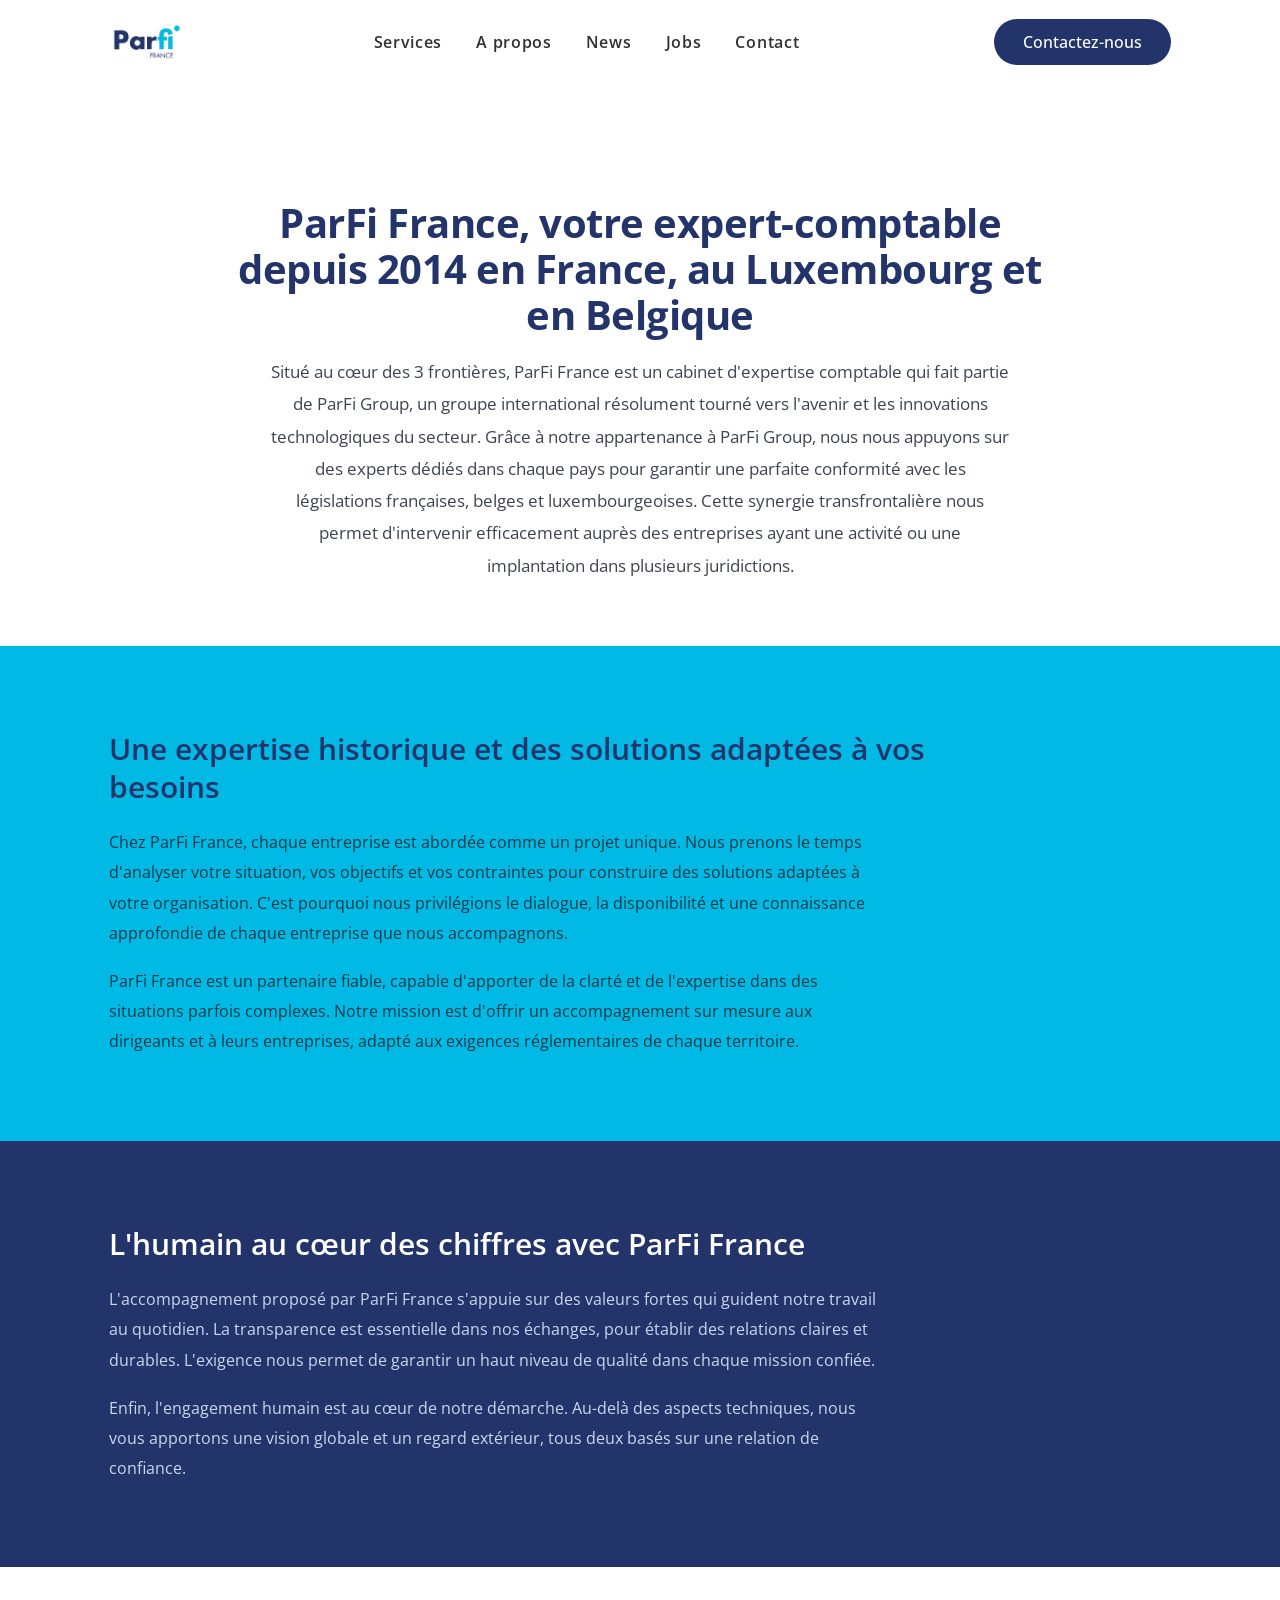
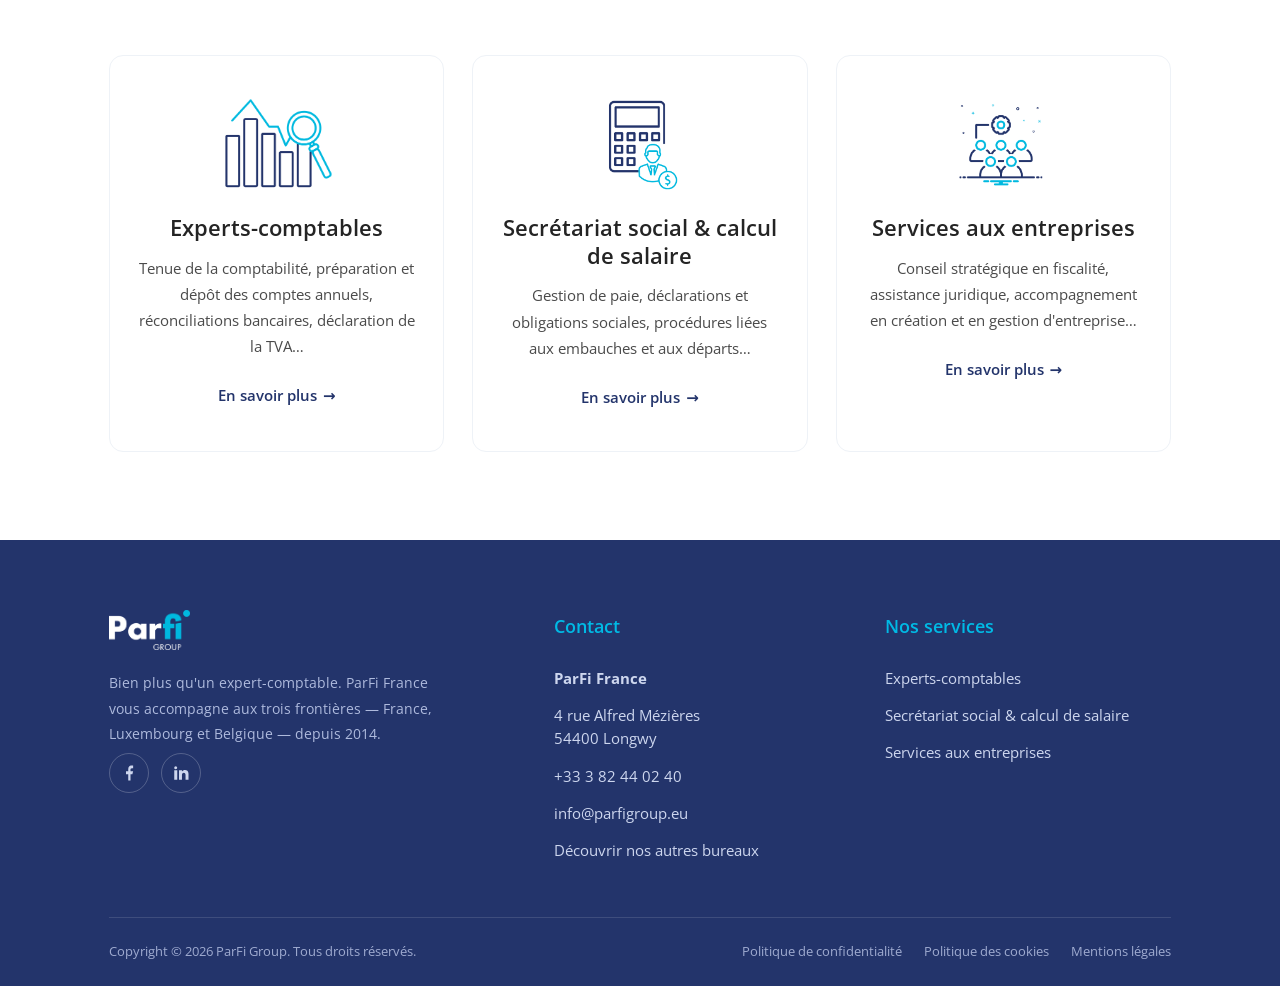
<file: editor/site/apropos.html>
<!DOCTYPE html>
<html lang="fr">
<head>
<meta charset="UTF-8">
<meta name="viewport" content="width=device-width, initial-scale=1.0">
<title>A propos - ParFi Group</title>
<meta name="description" content="ParFi France, votre expert-comptable et fiscaliste depuis 2014. Comptabilité, paie, fiscalité et conseil aux trois frontières : France, Luxembourg et Belgique.">
<link rel="preconnect" href="https://fonts.googleapis.com">
<link rel="preconnect" href="https://fonts.gstatic.com" crossorigin>
<link href="https://fonts.googleapis.com/css2?family=Open+Sans:ital,wght@0,300;0,400;0,500;0,600;0,700;0,800;1,400&display=swap" rel="stylesheet">
<style>
/* ===================================================================
   ParFi France — reproduction fidèle de sc10flga8844.universe.wf
   Tokens relevés en live : Open Sans · #23346B navy · #00BAE5 cyan
   · #6EC1E4 bleu clair · texte #4A4A4A
=================================================================== */
:root{
  --navy:#23346B;
  --cyan:#00BAE5;
  --sky:#6EC1E4;
  --ink:#4A4A4A;
  --dark:#212121;
  --dark2:#242424;
  --white:#fff;
  --container:1110px;
  --pad:24px;
  --radius-pill:30px;
  --ease:cubic-bezier(.22,.61,.36,1);
}
*,*::before,*::after{box-sizing:border-box;}
html{scroll-behavior:smooth;-webkit-text-size-adjust:100%;}
body{
  margin:0;
  font-family:"Open Sans",system-ui,Arial,sans-serif;
  font-size:14px;
  line-height:1.8;
  color:var(--ink);
  background:var(--white);
  -webkit-font-smoothing:antialiased;
  text-rendering:optimizeLegibility;
}
img{max-width:100%;height:auto;display:block;}
a{color:inherit;text-decoration:none;}
h1,h2,h3,p{margin:0;}
ul{margin:0;padding:0;list-style:none;}

.wrap{max-width:var(--container);margin:0 auto;padding-inline:var(--pad);}

/* ---------- Boutons ---------- */
.btn{
  display:inline-block;
  font-size:16px;font-weight:500;line-height:1;
  padding:14px 28px;border-radius:var(--radius-pill);
  border:1px solid transparent;cursor:pointer;
  transition:transform .25s var(--ease),background-color .25s var(--ease),color .25s var(--ease),box-shadow .25s var(--ease);
  white-space:nowrap;
}
.btn--navy{background:var(--navy);color:var(--white);}
.btn--navy:hover{background:#1a274f;transform:translateY(-2px);box-shadow:0 12px 26px rgba(35,52,107,.28);}
.btn--ghost-white{background:transparent;color:var(--white);border-color:var(--white);}
.btn--ghost-white:hover{background:var(--white);color:var(--navy);transform:translateY(-2px);}
.btn--ghost-navy{background:transparent;color:var(--navy);border-color:var(--navy);}
.btn--ghost-navy:hover{background:var(--navy);color:var(--white);transform:translateY(-2px);}
.link-more{
  display:inline-flex;align-items:center;gap:.4em;
  color:var(--navy);font-weight:600;font-size:15px;border-radius:3px;
}
.link-more::after{content:"→";transition:transform .25s var(--ease);}
.link-more:hover{color:var(--cyan);}
.link-more:hover::after{transform:translateX(4px);}

/* ---------- Header ---------- */
.hdr{
  position:sticky;top:0;z-index:60;
  background:rgba(255,255,255,.96);
  backdrop-filter:saturate(180%) blur(6px);
  transition:box-shadow .3s var(--ease);
}
.hdr.is-stuck{box-shadow:0 6px 24px rgba(20,30,60,.08);}
.hdr__in{display:flex;align-items:center;justify-content:space-between;gap:24px;height:84px;}
.hdr__logo{height:42px;width:auto;}
.nav{display:flex;align-items:center;gap:34px;}
.nav a{
  font-size:16px;font-weight:600;color:#313131;letter-spacing:.7px;
  position:relative;padding:6px 0;transition:color .2s var(--ease);
}
.nav a::after{
  content:"";position:absolute;left:0;bottom:0;height:2px;width:0;
  background:var(--cyan);transition:width .28s var(--ease);
}
.nav a:hover{color:var(--navy);}
.nav a:hover::after{width:100%;}
.hdr__cta{margin-left:6px;}
.burger{display:none;background:none;border:0;width:42px;height:42px;cursor:pointer;padding:9px;}
.burger span{display:block;height:2px;width:100%;background:var(--navy);border-radius:2px;transition:transform .3s var(--ease),opacity .3s var(--ease);}
.burger span+span{margin-top:6px;}
.burger.on span:nth-child(1){transform:translateY(8px) rotate(45deg);}
.burger.on span:nth-child(2){opacity:0;}
.burger.on span:nth-child(3){transform:translateY(-8px) rotate(-45deg);}

/* mobile drawer */
.drawer{
  position:fixed;inset:84px 0 auto 0;z-index:55;
  background:var(--white);box-shadow:0 18px 40px rgba(20,30,60,.14);
  transform:translateY(-130%);transition:transform .4s var(--ease);
  padding:14px var(--pad) 26px;
}
.drawer.on{transform:translateY(0);}
.drawer a{display:block;font-size:18px;font-weight:600;color:var(--navy);padding:14px 0;border-bottom:1px solid #eef2f7;letter-spacing:.4px;}
.drawer .btn{margin-top:18px;width:100%;text-align:center;}

/* ---------- Hero ---------- */
.hero{background:var(--sky);overflow:hidden;}
.hero__in{
  display:grid;grid-template-columns:1.05fr .95fr;align-items:end;gap:30px;
  min-height:560px;
}
.hero__text{padding:96px 0 96px;max-width:520px;align-self:center;}
.hero h1{
  font-size:50px;font-weight:700;line-height:1.04;color:var(--navy);
  letter-spacing:-.5px;margin-bottom:22px;
}
.hero__sub{color:var(--white);font-size:16px;font-weight:400;line-height:1.6;margin-bottom:30px;max-width:430px;}
.hero__media{position:relative;align-self:end;height:100%;display:flex;align-items:flex-end;justify-content:center;}
.hero__media img{max-height:560px;width:auto;filter:drop-shadow(0 24px 40px rgba(20,40,70,.18));}

/* ---------- Section helpers ---------- */
.section{padding:88px 0;}
.section--tight{padding:70px 0;}
.kicker{color:var(--cyan);font-weight:700;font-size:13px;letter-spacing:1.6px;text-transform:uppercase;margin-bottom:14px;}
.h-sec{font-size:30px;font-weight:400;line-height:1.18;color:var(--dark);}
.lead{font-size:16px;line-height:1.9;color:var(--ink);}

/* ---------- Services ---------- */
.services{background:var(--white);}
.services__lead{max-width:760px;margin:0 auto 56px;text-align:center;font-size:17px;line-height:1.9;color:#3d4451;}
.cards{display:grid;grid-template-columns:repeat(3,1fr);gap:28px;}
.card{
  text-align:center;padding:40px 28px;border-radius:14px;
  background:var(--white);border:1px solid #eef2f7;
  transition:transform .3s var(--ease),box-shadow .3s var(--ease),border-color .3s var(--ease);
}
.card:hover{transform:translateY(-8px);box-shadow:0 22px 50px rgba(20,40,80,.10);border-color:transparent;}
.card__ic{height:96px;display:flex;align-items:center;justify-content:center;margin-bottom:22px;}
.card__ic img{max-height:96px;width:auto;}
.card h3{font-size:22px;font-weight:600;color:var(--dark2);line-height:1.25;margin-bottom:14px;}
.card p{font-size:14.5px;line-height:1.8;color:var(--ink);margin-bottom:22px;}

/* ---------- À propos ---------- */
.about__grid{display:grid;grid-template-columns:.95fr 1.05fr;gap:54px;align-items:start;}
.about h2{margin-bottom:8px;}
.about__rule{width:64px;height:4px;background:var(--cyan);border-radius:2px;margin:18px 0 4px;}
.about__col p{font-size:15.5px;line-height:1.95;color:#43495a;}
.about__col p+p{margin-top:20px;}
.about__quote{
  border-left:3px solid var(--cyan);padding-left:22px;
  font-size:18px;line-height:1.7;color:var(--navy);font-weight:600;
}

/* ---------- Piliers (valeurs) ---------- */
.pillars{background:var(--cyan);}
.pillars__grid{display:grid;grid-template-columns:repeat(4,1fr);gap:34px;}
.pillar__no{font-size:13px;font-weight:700;letter-spacing:1.5px;color:var(--navy);opacity:.55;margin-bottom:12px;}
.pillar h3{font-size:21px;font-weight:600;line-height:1.2;color:var(--navy);margin-bottom:14px;}
.pillar p{font-size:14.5px;line-height:1.85;color:#0a3b49;}

/* ---------- Bandeau frontières ---------- */
.frontiers{background:#f3f9fd;text-align:center;}
.frontiers h2{font-size:30px;font-weight:400;color:var(--dark);line-height:1.25;max-width:760px;margin:0 auto 12px;}
.frontiers__line{display:flex;align-items:center;justify-content:center;gap:0;margin:26px auto 30px;max-width:560px;}
.frontiers__node{display:flex;flex-direction:column;align-items:center;gap:6px;}
.frontiers__dot{width:14px;height:14px;border-radius:50%;background:var(--cyan);box-shadow:0 0 0 5px rgba(0,186,229,.18);}
.frontiers__node b{color:var(--navy);font-size:15px;letter-spacing:1px;}
.frontiers__node span{font-size:12px;color:var(--ink);}
.frontiers__seg{flex:1;height:2px;background:linear-gradient(90deg,var(--cyan),var(--sky));margin:0 6px;align-self:flex-start;margin-top:6px;}

/* ---------- FAQ ---------- */
.faq{background:var(--navy);}
.faq__head{text-align:center;margin-bottom:42px;}
.faq__head h2{font-size:38px;font-weight:700;color:var(--white);letter-spacing:1px;margin-bottom:10px;}
.faq__head p{color:#c5d0ea;font-size:16px;}
.faq__list{max-width:840px;margin:0 auto;display:flex;flex-direction:column;gap:14px;}
.faq__item{background:var(--white);border-radius:10px;overflow:hidden;box-shadow:0 8px 22px rgba(0,0,0,.10);}
.faq__q{
  width:100%;text-align:left;background:none;border:0;cursor:pointer;
  display:flex;align-items:center;justify-content:space-between;gap:18px;
  padding:22px 26px;font-family:inherit;
  font-size:16.5px;font-weight:600;color:var(--dark2);line-height:1.4;
}
.faq__q:hover{color:var(--navy);}
.faq__pm{position:relative;flex:0 0 18px;width:18px;height:18px;}
.faq__pm::before,.faq__pm::after{content:"";position:absolute;background:var(--cyan);border-radius:2px;transition:transform .3s var(--ease);}
.faq__pm::before{top:8px;left:0;width:18px;height:2px;}
.faq__pm::after{left:8px;top:0;width:2px;height:18px;}
.faq__item.open .faq__pm::after{transform:scaleY(0);}
.faq__a{max-height:0;overflow:hidden;transition:max-height .4s var(--ease);}
.faq__a-in{padding:0 26px 24px;font-size:14.5px;line-height:1.85;color:#52596a;}

/* ---------- CTA ---------- */
.cta{background:var(--white);text-align:center;}
.cta__box{max-width:760px;margin:0 auto;}
.cta h2{font-size:32px;font-weight:400;color:var(--dark);line-height:1.2;margin-bottom:18px;}
.cta p{font-size:16px;line-height:1.9;color:#43495a;margin-bottom:30px;}

/* ---------- Newsletter ---------- */
.news{background:var(--cyan);}
.news__grid{display:grid;grid-template-columns:1fr 1fr;gap:44px;align-items:center;}
.news h2{font-size:30px;font-weight:600;color:var(--navy);line-height:1.2;margin-bottom:14px;}
.news p{font-size:15.5px;line-height:1.85;color:#063a47;}
.news__form{display:flex;gap:12px;flex-wrap:wrap;}
.news__form input{
  flex:1;min-width:220px;height:54px;padding:0 22px;border-radius:var(--radius-pill);
  border:1px solid rgba(6,48,59,.18);background:rgba(255,255,255,.92);
  font-family:inherit;font-size:15px;color:var(--navy);
}
.news__form input::placeholder{color:#5b7a84;}
.news__form input:focus{outline:none;border-color:var(--navy);background:#fff;}
.news__ok{display:none;margin-top:14px;color:var(--navy);font-weight:600;}
.news__ok.on{display:block;}

/* ---------- Footer ---------- */
.ft{background:var(--navy);color:#cdd6ee;padding:70px 0 0;}
.ft__grid{display:grid;grid-template-columns:1.4fr 1fr 1fr;gap:44px;padding-bottom:48px;}
.ft__logo{height:40px;margin-bottom:20px;}
.ft__brand p{font-size:14px;line-height:1.85;color:#aebadd;max-width:340px;}
.ft__col h3{color:var(--cyan);font-size:18px;font-weight:600;margin-bottom:18px;}
.ft__col a,.ft__col p{display:block;color:#cdd6ee;font-size:14.5px;line-height:1.6;padding:7px 0;transition:color .2s var(--ease);}
.ft__col a:hover{color:var(--white);}
.ft__social{display:flex;gap:12px;margin-top:6px;}
.ft__social a{
  width:40px;height:40px;border-radius:50%;border:1px solid rgba(255,255,255,.22);
  display:flex;align-items:center;justify-content:center;color:#cdd6ee;
  transition:background .25s var(--ease),color .25s var(--ease),border-color .25s var(--ease);
}
.ft__social a:hover{background:var(--cyan);color:var(--navy);border-color:var(--cyan);}
.ft__social svg{width:18px;height:18px;fill:currentColor;}
.ft__bot{
  border-top:1px solid rgba(255,255,255,.12);
  display:flex;align-items:center;justify-content:space-between;flex-wrap:wrap;gap:14px;
  padding:22px 0;font-size:13px;color:#9fabd0;
}
.ft__bot nav{display:flex;gap:22px;flex-wrap:wrap;}
.ft__bot a:hover{color:var(--white);}

/* ===================================================================
   RESPONSIVE
=================================================================== */
@media (max-width:1024px){
  .hero h1{font-size:42px;}
  .about__grid{gap:36px;}
  .pillars__grid{grid-template-columns:repeat(2,1fr);gap:30px 36px;}
  .ft__grid{grid-template-columns:1fr 1fr;}
}
@media (max-width:880px){
  .nav,.hdr__cta{display:none;}
  .burger{display:block;}
  .hero__in{grid-template-columns:1fr;min-height:0;}
  .hero__text{padding:64px 0 0;max-width:none;text-align:center;}
  .hero__sub{margin-inline:auto;}
  .hero__media{margin-top:30px;}
  .hero__media img{max-height:460px;}
  .cards{grid-template-columns:1fr;max-width:440px;margin:0 auto;}
  .about__grid{grid-template-columns:1fr;}
  .news__grid{grid-template-columns:1fr;gap:24px;}
}
@media (max-width:560px){
  :root{--pad:18px;}
  .hero h1{font-size:34px;}
  .h-sec,.frontiers h2,.cta h2{font-size:25px;}
  .faq__head h2{font-size:30px;}
  .section{padding:64px 0;}
  .pillars__grid{grid-template-columns:1fr;}
  .ft__grid{grid-template-columns:1fr;gap:32px;}
  .ft__bot{flex-direction:column;align-items:flex-start;}
  .frontiers__node span{display:none;}
}
@media (prefers-reduced-motion:reduce){
  *{transition:none!important;scroll-behavior:auto!important;}
}

/* ---------- Pages internes (Services / À propos / Contact) ---------- */
.page-hero{background:#fff;text-align:center;padding:116px 0 64px;}
.page-hero h1{font-size:40px;font-weight:700;color:var(--navy);line-height:1.15;max-width:840px;margin:0 auto 18px;letter-spacing:-.5px;}
.page-hero p{font-size:17px;line-height:1.9;color:#3d4451;max-width:740px;margin:0 auto;}
.band{padding:84px 0;}
.band--cyan{background:var(--cyan);}
.band--navy{background:var(--navy);}
.band h2{font-size:30px;font-weight:600;line-height:1.25;margin:0 0 22px;max-width:840px;}
.band--cyan h2{color:var(--navy);} .band--navy h2{color:#fff;}
.band p{font-size:15.5px;line-height:1.95;max-width:780px;}
.band p+p{margin-top:18px;}
.band--cyan p{color:#063a47;} .band--navy p{color:#cdd6ee;}
.ctaband{background:var(--cyan);text-align:center;padding:72px 0;}
.ctaband h2{color:var(--navy);font-size:28px;font-weight:700;margin:0 0 14px;}
.ctaband p{color:#063a47;max-width:680px;margin:0 auto 26px;font-size:15.5px;line-height:1.85;}
.contact-grid{display:grid;grid-template-columns:1fr 1.1fr;gap:50px;align-items:start;}
.contact-info h3{font-size:20px;color:var(--navy);font-weight:700;margin:0 0 10px;}
.contact-info p{font-size:15px;line-height:1.8;color:var(--ink);margin:0 0 22px;}
.contact-card{background:var(--navy);border-radius:16px;padding:34px;}
.contact-card h3{color:#fff;font-size:21px;margin:0 0 8px;}
.contact-card>p{color:#aebadd;font-size:14.5px;line-height:1.7;margin:0 0 22px;}
.cform label{display:block;font-weight:600;font-size:13px;color:#fff;margin:0 0 6px;}
.cform input,.cform textarea{width:100%;padding:13px 15px;border:1px solid rgba(255,255,255,.22);border-radius:10px;background:rgba(255,255,255,.06);color:#fff;font:inherit;margin-bottom:16px;}
.cform input::placeholder,.cform textarea::placeholder{color:#9fb0d8;}
.cform .btn{width:100%;text-align:center;border:0;cursor:pointer;background:var(--cyan);color:var(--navy);font-weight:600;}
.offices{display:grid;grid-template-columns:repeat(3,1fr);gap:22px;}
.office{background:rgba(255,255,255,.55);border-radius:14px;padding:24px;}
.office h3{font-size:17px;color:var(--navy);font-weight:700;margin:0 0 10px;}
.office p{font-size:14px;line-height:1.6;color:#0a3b49;margin:0;}
@media(max-width:880px){.contact-grid{grid-template-columns:1fr}.offices{grid-template-columns:1fr 1fr}}
@media(max-width:560px){.offices{grid-template-columns:1fr}.page-hero h1{font-size:30px}.band h2{font-size:24px}}
</style>
</head>
<body>

<!-- ============ HEADER ============ -->
<header class="hdr" id="hdr">
  <div class="wrap hdr__in">
    <a href="index.html" aria-label="ParFi France — accueil">
      <img src="assets/logo-parfi-france.png" alt="ParFi France" class="hdr__logo">
    </a>
    <nav class="nav" aria-label="Navigation principale">
      <a href="services.html">Services</a>
      <a href="apropos.html">A propos</a>
      <a href="https://www.parfigroup.eu/news/">News</a>
      <a href="https://www.parfigroup.eu/jobs/">Jobs</a>
      <a href="contact.html">Contact</a>
    </nav>
    <a href="contact.html" class="btn btn--navy hdr__cta">Contactez-nous</a>
    <button class="burger" id="burger" aria-label="Ouvrir le menu" aria-expanded="false">
      <span></span><span></span><span></span>
    </button>
  </div>
</header>
<nav class="drawer" id="drawer" aria-label="Menu mobile">
  <a href="services.html">Services</a>
  <a href="apropos.html">A propos</a>
  <a href="https://www.parfigroup.eu/news/">News</a>
  <a href="https://www.parfigroup.eu/jobs/">Jobs</a>
  <a href="contact.html">Contact</a>
  <a href="contact.html" class="btn btn--navy">Contactez-nous</a>
</nav>

<main id="top">
  <section class="page-hero">
    <div class="wrap">
      <h1>ParFi France, votre expert-comptable depuis 2014 en France, au Luxembourg et en Belgique</h1>
      <p>Situé au cœur des 3 frontières, ParFi France est un cabinet d'expertise comptable qui fait partie de ParFi Group, un groupe international résolument tourné vers l'avenir et les innovations technologiques du secteur. Grâce à notre appartenance à ParFi Group, nous nous appuyons sur des experts dédiés dans chaque pays pour garantir une parfaite conformité avec les législations françaises, belges et luxembourgeoises. Cette synergie transfrontalière nous permet d'intervenir efficacement auprès des entreprises ayant une activité ou une implantation dans plusieurs juridictions.</p>
    </div>
  </section>
  <section class="band band--cyan">
    <div class="wrap">
      <h2>Une expertise historique et des solutions adaptées à vos besoins</h2>
      <p>Chez ParFi France, chaque entreprise est abordée comme un projet unique. Nous prenons le temps d'analyser votre situation, vos objectifs et vos contraintes pour construire des solutions adaptées à votre organisation. C'est pourquoi nous privilégions le dialogue, la disponibilité et une connaissance approfondie de chaque entreprise que nous accompagnons.</p>
      <p>ParFi France est un partenaire fiable, capable d'apporter de la clarté et de l'expertise dans des situations parfois complexes. Notre mission est d'offrir un accompagnement sur mesure aux dirigeants et à leurs entreprises, adapté aux exigences réglementaires de chaque territoire.</p>
    </div>
  </section>
  <section class="band band--navy">
    <div class="wrap">
      <h2>L'humain au cœur des chiffres avec ParFi France</h2>
      <p>L'accompagnement proposé par ParFi France s'appuie sur des valeurs fortes qui guident notre travail au quotidien. La transparence est essentielle dans nos échanges, pour établir des relations claires et durables. L'exigence nous permet de garantir un haut niveau de qualité dans chaque mission confiée.</p>
      <p>Enfin, l'engagement humain est au cœur de notre démarche. Au-delà des aspects techniques, nous vous apportons une vision globale et un regard extérieur, tous deux basés sur une relation de confiance.</p>
    </div>
  </section>
  <section class="section services" id="services">
    <div class="wrap">
      <div class="cards">
        <article class="card"><div class="card__ic"><img src="assets/photo-38.png" alt=""></div><h3>Experts-comptables</h3><p>Tenue de la comptabilité, préparation et dépôt des comptes annuels, réconciliations bancaires, déclaration de la TVA…</p><a href="contact.html" class="link-more">En savoir plus</a></article>
        <article class="card"><div class="card__ic"><img src="assets/photo-40.png" alt=""></div><h3>Secrétariat social &amp; calcul de salaire</h3><p>Gestion de paie, déclarations et obligations sociales, procédures liées aux embauches et aux départs…</p><a href="contact.html" class="link-more">En savoir plus</a></article>
        <article class="card"><div class="card__ic"><img src="assets/photo-37.png" alt=""></div><h3>Services aux entreprises</h3><p>Conseil stratégique en fiscalité, assistance juridique, accompagnement en création et en gestion d'entreprise…</p><a href="contact.html" class="link-more">En savoir plus</a></article>
      </div>
    </div>
  </section>
</main>

<!-- ============ FOOTER ============ -->
<footer class="ft" id="contact">
  <div class="wrap">
    <div class="ft__grid">
      <div class="ft__brand">
        <img src="assets/logo-parfi-group-inv.png" alt="ParFi Group" class="ft__logo">
        <p>Bien plus qu'un expert-comptable. ParFi France vous accompagne aux trois frontières — France, Luxembourg et Belgique — depuis 2014.</p>
        <div class="ft__social">
          <a href="#" aria-label="Facebook"><svg viewBox="0 0 24 24"><path d="M14 13.5h2.5l1-4H14V7.5c0-1.03 0-2 2-2h1.5V2.14c-.33-.04-1.57-.14-2.88-.14C12.92 2 11 3.66 11 6.7v2.8H8v4h3V22h3v-8.5z"/></svg></a>
          <a href="#" aria-label="LinkedIn"><svg viewBox="0 0 24 24"><path d="M6.94 5a2 2 0 11-4-.002 2 2 0 014 .002zM7 8.48H3V21h4V8.48zm6.32 0H9.34V21h3.94v-6.57c0-3.66 4.77-4 4.77 0V21H22v-7.93c0-6.17-7.06-5.94-8.72-2.91l.04-1.68z"/></svg></a>
        </div>
      </div>
      <nav class="ft__col" aria-label="Contact">
        <h3>Contact</h3>
        <p><strong>ParFi France</strong></p>
        <p>4 rue Alfred Mézières<br>54400 Longwy</p>
        <a href="tel:+33382440240">+33 3 82 44 02 40</a>
        <a href="mailto:info@parfigroup.eu">info@parfigroup.eu</a>
        <a href="contact.html">Découvrir nos autres bureaux</a>
      </nav>
      <nav class="ft__col" aria-label="Nos services">
        <h3>Nos services</h3>
        <a href="services.html">Experts-comptables</a>
        <a href="services.html">Secrétariat social &amp; calcul de salaire</a>
        <a href="services.html">Services aux entreprises</a>
      </nav>
    </div>
    <div class="ft__bot">
      <span>Copyright © 2026 ParFi Group. Tous droits réservés.</span>
      <nav aria-label="Mentions légales">
        <a href="#">Politique de confidentialité</a>
        <a href="#">Politique des cookies</a>
        <a href="#">Mentions légales</a>
      </nav>
    </div>
  </div>
</footer>

<script>
(function(){
  "use strict";
  var d=document;

  /* header shadow on scroll */
  var hdr=d.getElementById('hdr');
  var onScroll=function(){ hdr.classList.toggle('is-stuck', window.scrollY>8); };
  onScroll(); window.addEventListener('scroll',onScroll,{passive:true});

  /* mobile drawer */
  var burger=d.getElementById('burger'), drawer=d.getElementById('drawer');
  function setMenu(open){
    burger.classList.toggle('on',open);
    drawer.classList.toggle('on',open);
    burger.setAttribute('aria-expanded',open?'true':'false');
    d.body.style.overflow=open?'hidden':'';
  }
  burger.addEventListener('click',function(){ setMenu(!drawer.classList.contains('on')); });
  drawer.addEventListener('click',function(e){ if(e.target.closest('a')) setMenu(false); });
  d.addEventListener('keydown',function(e){ if(e.key==='Escape') setMenu(false); });

  /* FAQ accordion */
  var items=[].slice.call(d.querySelectorAll('.faq__item'));
  items.forEach(function(item){
    var btn=item.querySelector('.faq__q');
    var panel=item.querySelector('.faq__a');
    btn.addEventListener('click',function(){
      var isOpen=item.classList.contains('open');
      items.forEach(function(o){
        o.classList.remove('open');
        o.querySelector('.faq__q').setAttribute('aria-expanded','false');
        o.querySelector('.faq__a').style.maxHeight=null;
      });
      if(!isOpen){
        item.classList.add('open');
        btn.setAttribute('aria-expanded','true');
        panel.style.maxHeight=panel.scrollHeight+'px';
      }
    });
  });
  window.addEventListener('resize',function(){
    var open=d.querySelector('.faq__item.open .faq__a');
    if(open) open.style.maxHeight=open.scrollHeight+'px';
  });

  /* newsletter (no backend) */
  var form=d.getElementById('newsForm'), ok=d.getElementById('newsOk');
  if(form) form.addEventListener('submit',function(e){
    e.preventDefault();
    var inp=form.querySelector('input');
    if(inp && inp.value && /\S+@\S+\.\S+/.test(inp.value)){ ok.classList.add('on'); form.reset(); }
    else { inp.focus(); }
  });
})();
</script>
</body>
</html>
</file>
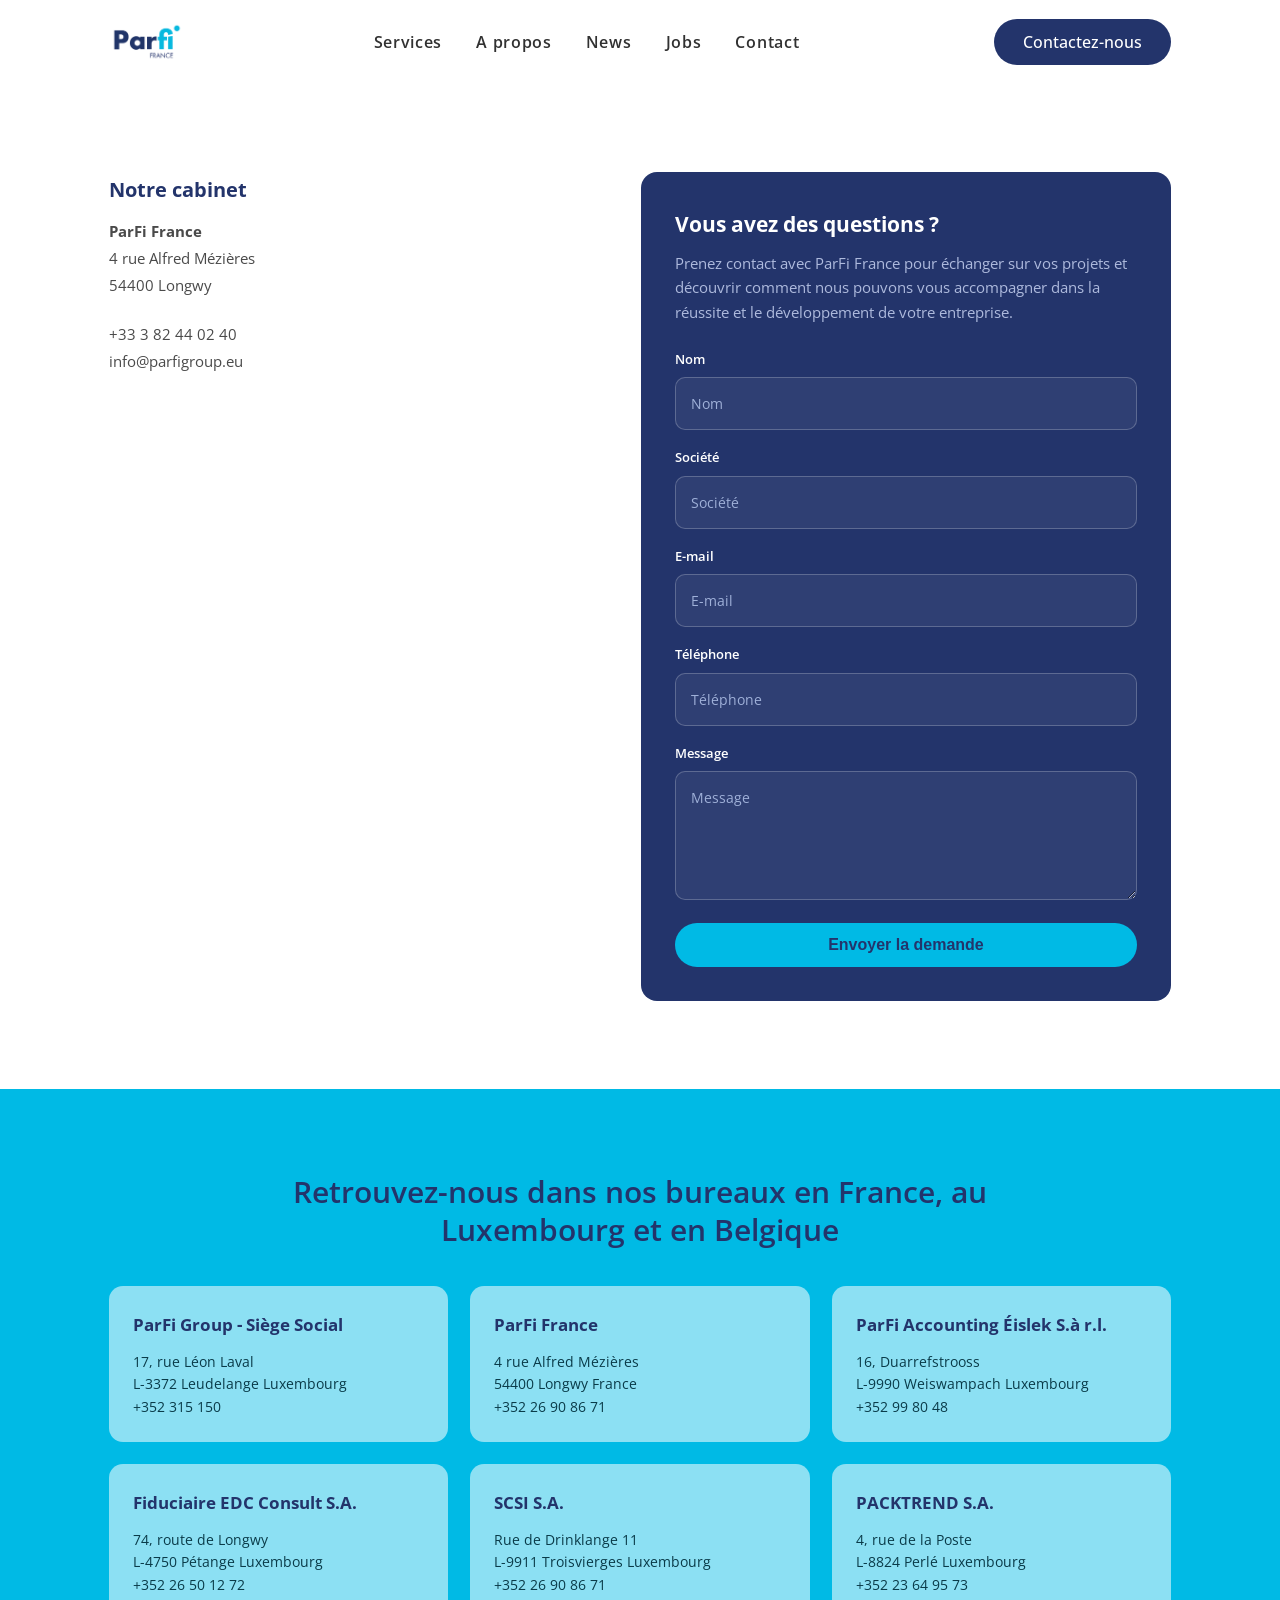
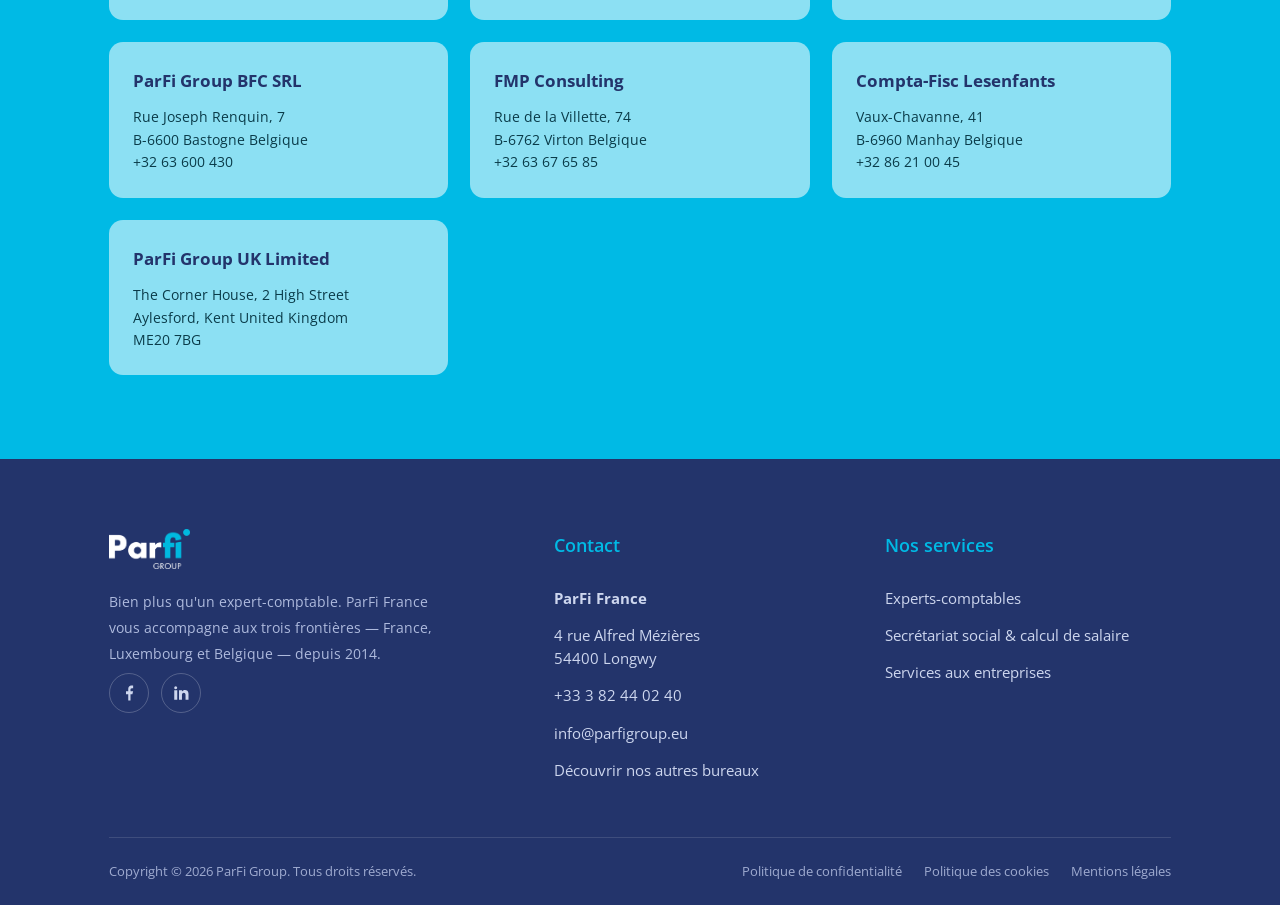
<file: editor/site/contact.html>
<!DOCTYPE html>
<html lang="fr">
<head>
<meta charset="UTF-8">
<meta name="viewport" content="width=device-width, initial-scale=1.0">
<title>Contact - ParFi Group</title>
<meta name="description" content="ParFi France, votre expert-comptable et fiscaliste depuis 2014. Comptabilité, paie, fiscalité et conseil aux trois frontières : France, Luxembourg et Belgique.">
<link rel="preconnect" href="https://fonts.googleapis.com">
<link rel="preconnect" href="https://fonts.gstatic.com" crossorigin>
<link href="https://fonts.googleapis.com/css2?family=Open+Sans:ital,wght@0,300;0,400;0,500;0,600;0,700;0,800;1,400&display=swap" rel="stylesheet">
<style>
/* ===================================================================
   ParFi France — reproduction fidèle de sc10flga8844.universe.wf
   Tokens relevés en live : Open Sans · #23346B navy · #00BAE5 cyan
   · #6EC1E4 bleu clair · texte #4A4A4A
=================================================================== */
:root{
  --navy:#23346B;
  --cyan:#00BAE5;
  --sky:#6EC1E4;
  --ink:#4A4A4A;
  --dark:#212121;
  --dark2:#242424;
  --white:#fff;
  --container:1110px;
  --pad:24px;
  --radius-pill:30px;
  --ease:cubic-bezier(.22,.61,.36,1);
}
*,*::before,*::after{box-sizing:border-box;}
html{scroll-behavior:smooth;-webkit-text-size-adjust:100%;}
body{
  margin:0;
  font-family:"Open Sans",system-ui,Arial,sans-serif;
  font-size:14px;
  line-height:1.8;
  color:var(--ink);
  background:var(--white);
  -webkit-font-smoothing:antialiased;
  text-rendering:optimizeLegibility;
}
img{max-width:100%;height:auto;display:block;}
a{color:inherit;text-decoration:none;}
h1,h2,h3,p{margin:0;}
ul{margin:0;padding:0;list-style:none;}

.wrap{max-width:var(--container);margin:0 auto;padding-inline:var(--pad);}

/* ---------- Boutons ---------- */
.btn{
  display:inline-block;
  font-size:16px;font-weight:500;line-height:1;
  padding:14px 28px;border-radius:var(--radius-pill);
  border:1px solid transparent;cursor:pointer;
  transition:transform .25s var(--ease),background-color .25s var(--ease),color .25s var(--ease),box-shadow .25s var(--ease);
  white-space:nowrap;
}
.btn--navy{background:var(--navy);color:var(--white);}
.btn--navy:hover{background:#1a274f;transform:translateY(-2px);box-shadow:0 12px 26px rgba(35,52,107,.28);}
.btn--ghost-white{background:transparent;color:var(--white);border-color:var(--white);}
.btn--ghost-white:hover{background:var(--white);color:var(--navy);transform:translateY(-2px);}
.btn--ghost-navy{background:transparent;color:var(--navy);border-color:var(--navy);}
.btn--ghost-navy:hover{background:var(--navy);color:var(--white);transform:translateY(-2px);}
.link-more{
  display:inline-flex;align-items:center;gap:.4em;
  color:var(--navy);font-weight:600;font-size:15px;border-radius:3px;
}
.link-more::after{content:"→";transition:transform .25s var(--ease);}
.link-more:hover{color:var(--cyan);}
.link-more:hover::after{transform:translateX(4px);}

/* ---------- Header ---------- */
.hdr{
  position:sticky;top:0;z-index:60;
  background:rgba(255,255,255,.96);
  backdrop-filter:saturate(180%) blur(6px);
  transition:box-shadow .3s var(--ease);
}
.hdr.is-stuck{box-shadow:0 6px 24px rgba(20,30,60,.08);}
.hdr__in{display:flex;align-items:center;justify-content:space-between;gap:24px;height:84px;}
.hdr__logo{height:42px;width:auto;}
.nav{display:flex;align-items:center;gap:34px;}
.nav a{
  font-size:16px;font-weight:600;color:#313131;letter-spacing:.7px;
  position:relative;padding:6px 0;transition:color .2s var(--ease);
}
.nav a::after{
  content:"";position:absolute;left:0;bottom:0;height:2px;width:0;
  background:var(--cyan);transition:width .28s var(--ease);
}
.nav a:hover{color:var(--navy);}
.nav a:hover::after{width:100%;}
.hdr__cta{margin-left:6px;}
.burger{display:none;background:none;border:0;width:42px;height:42px;cursor:pointer;padding:9px;}
.burger span{display:block;height:2px;width:100%;background:var(--navy);border-radius:2px;transition:transform .3s var(--ease),opacity .3s var(--ease);}
.burger span+span{margin-top:6px;}
.burger.on span:nth-child(1){transform:translateY(8px) rotate(45deg);}
.burger.on span:nth-child(2){opacity:0;}
.burger.on span:nth-child(3){transform:translateY(-8px) rotate(-45deg);}

/* mobile drawer */
.drawer{
  position:fixed;inset:84px 0 auto 0;z-index:55;
  background:var(--white);box-shadow:0 18px 40px rgba(20,30,60,.14);
  transform:translateY(-130%);transition:transform .4s var(--ease);
  padding:14px var(--pad) 26px;
}
.drawer.on{transform:translateY(0);}
.drawer a{display:block;font-size:18px;font-weight:600;color:var(--navy);padding:14px 0;border-bottom:1px solid #eef2f7;letter-spacing:.4px;}
.drawer .btn{margin-top:18px;width:100%;text-align:center;}

/* ---------- Hero ---------- */
.hero{background:var(--sky);overflow:hidden;}
.hero__in{
  display:grid;grid-template-columns:1.05fr .95fr;align-items:end;gap:30px;
  min-height:560px;
}
.hero__text{padding:96px 0 96px;max-width:520px;align-self:center;}
.hero h1{
  font-size:50px;font-weight:700;line-height:1.04;color:var(--navy);
  letter-spacing:-.5px;margin-bottom:22px;
}
.hero__sub{color:var(--white);font-size:16px;font-weight:400;line-height:1.6;margin-bottom:30px;max-width:430px;}
.hero__media{position:relative;align-self:end;height:100%;display:flex;align-items:flex-end;justify-content:center;}
.hero__media img{max-height:560px;width:auto;filter:drop-shadow(0 24px 40px rgba(20,40,70,.18));}

/* ---------- Section helpers ---------- */
.section{padding:88px 0;}
.section--tight{padding:70px 0;}
.kicker{color:var(--cyan);font-weight:700;font-size:13px;letter-spacing:1.6px;text-transform:uppercase;margin-bottom:14px;}
.h-sec{font-size:30px;font-weight:400;line-height:1.18;color:var(--dark);}
.lead{font-size:16px;line-height:1.9;color:var(--ink);}

/* ---------- Services ---------- */
.services{background:var(--white);}
.services__lead{max-width:760px;margin:0 auto 56px;text-align:center;font-size:17px;line-height:1.9;color:#3d4451;}
.cards{display:grid;grid-template-columns:repeat(3,1fr);gap:28px;}
.card{
  text-align:center;padding:40px 28px;border-radius:14px;
  background:var(--white);border:1px solid #eef2f7;
  transition:transform .3s var(--ease),box-shadow .3s var(--ease),border-color .3s var(--ease);
}
.card:hover{transform:translateY(-8px);box-shadow:0 22px 50px rgba(20,40,80,.10);border-color:transparent;}
.card__ic{height:96px;display:flex;align-items:center;justify-content:center;margin-bottom:22px;}
.card__ic img{max-height:96px;width:auto;}
.card h3{font-size:22px;font-weight:600;color:var(--dark2);line-height:1.25;margin-bottom:14px;}
.card p{font-size:14.5px;line-height:1.8;color:var(--ink);margin-bottom:22px;}

/* ---------- À propos ---------- */
.about__grid{display:grid;grid-template-columns:.95fr 1.05fr;gap:54px;align-items:start;}
.about h2{margin-bottom:8px;}
.about__rule{width:64px;height:4px;background:var(--cyan);border-radius:2px;margin:18px 0 4px;}
.about__col p{font-size:15.5px;line-height:1.95;color:#43495a;}
.about__col p+p{margin-top:20px;}
.about__quote{
  border-left:3px solid var(--cyan);padding-left:22px;
  font-size:18px;line-height:1.7;color:var(--navy);font-weight:600;
}

/* ---------- Piliers (valeurs) ---------- */
.pillars{background:var(--cyan);}
.pillars__grid{display:grid;grid-template-columns:repeat(4,1fr);gap:34px;}
.pillar__no{font-size:13px;font-weight:700;letter-spacing:1.5px;color:var(--navy);opacity:.55;margin-bottom:12px;}
.pillar h3{font-size:21px;font-weight:600;line-height:1.2;color:var(--navy);margin-bottom:14px;}
.pillar p{font-size:14.5px;line-height:1.85;color:#0a3b49;}

/* ---------- Bandeau frontières ---------- */
.frontiers{background:#f3f9fd;text-align:center;}
.frontiers h2{font-size:30px;font-weight:400;color:var(--dark);line-height:1.25;max-width:760px;margin:0 auto 12px;}
.frontiers__line{display:flex;align-items:center;justify-content:center;gap:0;margin:26px auto 30px;max-width:560px;}
.frontiers__node{display:flex;flex-direction:column;align-items:center;gap:6px;}
.frontiers__dot{width:14px;height:14px;border-radius:50%;background:var(--cyan);box-shadow:0 0 0 5px rgba(0,186,229,.18);}
.frontiers__node b{color:var(--navy);font-size:15px;letter-spacing:1px;}
.frontiers__node span{font-size:12px;color:var(--ink);}
.frontiers__seg{flex:1;height:2px;background:linear-gradient(90deg,var(--cyan),var(--sky));margin:0 6px;align-self:flex-start;margin-top:6px;}

/* ---------- FAQ ---------- */
.faq{background:var(--navy);}
.faq__head{text-align:center;margin-bottom:42px;}
.faq__head h2{font-size:38px;font-weight:700;color:var(--white);letter-spacing:1px;margin-bottom:10px;}
.faq__head p{color:#c5d0ea;font-size:16px;}
.faq__list{max-width:840px;margin:0 auto;display:flex;flex-direction:column;gap:14px;}
.faq__item{background:var(--white);border-radius:10px;overflow:hidden;box-shadow:0 8px 22px rgba(0,0,0,.10);}
.faq__q{
  width:100%;text-align:left;background:none;border:0;cursor:pointer;
  display:flex;align-items:center;justify-content:space-between;gap:18px;
  padding:22px 26px;font-family:inherit;
  font-size:16.5px;font-weight:600;color:var(--dark2);line-height:1.4;
}
.faq__q:hover{color:var(--navy);}
.faq__pm{position:relative;flex:0 0 18px;width:18px;height:18px;}
.faq__pm::before,.faq__pm::after{content:"";position:absolute;background:var(--cyan);border-radius:2px;transition:transform .3s var(--ease);}
.faq__pm::before{top:8px;left:0;width:18px;height:2px;}
.faq__pm::after{left:8px;top:0;width:2px;height:18px;}
.faq__item.open .faq__pm::after{transform:scaleY(0);}
.faq__a{max-height:0;overflow:hidden;transition:max-height .4s var(--ease);}
.faq__a-in{padding:0 26px 24px;font-size:14.5px;line-height:1.85;color:#52596a;}

/* ---------- CTA ---------- */
.cta{background:var(--white);text-align:center;}
.cta__box{max-width:760px;margin:0 auto;}
.cta h2{font-size:32px;font-weight:400;color:var(--dark);line-height:1.2;margin-bottom:18px;}
.cta p{font-size:16px;line-height:1.9;color:#43495a;margin-bottom:30px;}

/* ---------- Newsletter ---------- */
.news{background:var(--cyan);}
.news__grid{display:grid;grid-template-columns:1fr 1fr;gap:44px;align-items:center;}
.news h2{font-size:30px;font-weight:600;color:var(--navy);line-height:1.2;margin-bottom:14px;}
.news p{font-size:15.5px;line-height:1.85;color:#063a47;}
.news__form{display:flex;gap:12px;flex-wrap:wrap;}
.news__form input{
  flex:1;min-width:220px;height:54px;padding:0 22px;border-radius:var(--radius-pill);
  border:1px solid rgba(6,48,59,.18);background:rgba(255,255,255,.92);
  font-family:inherit;font-size:15px;color:var(--navy);
}
.news__form input::placeholder{color:#5b7a84;}
.news__form input:focus{outline:none;border-color:var(--navy);background:#fff;}
.news__ok{display:none;margin-top:14px;color:var(--navy);font-weight:600;}
.news__ok.on{display:block;}

/* ---------- Footer ---------- */
.ft{background:var(--navy);color:#cdd6ee;padding:70px 0 0;}
.ft__grid{display:grid;grid-template-columns:1.4fr 1fr 1fr;gap:44px;padding-bottom:48px;}
.ft__logo{height:40px;margin-bottom:20px;}
.ft__brand p{font-size:14px;line-height:1.85;color:#aebadd;max-width:340px;}
.ft__col h3{color:var(--cyan);font-size:18px;font-weight:600;margin-bottom:18px;}
.ft__col a,.ft__col p{display:block;color:#cdd6ee;font-size:14.5px;line-height:1.6;padding:7px 0;transition:color .2s var(--ease);}
.ft__col a:hover{color:var(--white);}
.ft__social{display:flex;gap:12px;margin-top:6px;}
.ft__social a{
  width:40px;height:40px;border-radius:50%;border:1px solid rgba(255,255,255,.22);
  display:flex;align-items:center;justify-content:center;color:#cdd6ee;
  transition:background .25s var(--ease),color .25s var(--ease),border-color .25s var(--ease);
}
.ft__social a:hover{background:var(--cyan);color:var(--navy);border-color:var(--cyan);}
.ft__social svg{width:18px;height:18px;fill:currentColor;}
.ft__bot{
  border-top:1px solid rgba(255,255,255,.12);
  display:flex;align-items:center;justify-content:space-between;flex-wrap:wrap;gap:14px;
  padding:22px 0;font-size:13px;color:#9fabd0;
}
.ft__bot nav{display:flex;gap:22px;flex-wrap:wrap;}
.ft__bot a:hover{color:var(--white);}

/* ===================================================================
   RESPONSIVE
=================================================================== */
@media (max-width:1024px){
  .hero h1{font-size:42px;}
  .about__grid{gap:36px;}
  .pillars__grid{grid-template-columns:repeat(2,1fr);gap:30px 36px;}
  .ft__grid{grid-template-columns:1fr 1fr;}
}
@media (max-width:880px){
  .nav,.hdr__cta{display:none;}
  .burger{display:block;}
  .hero__in{grid-template-columns:1fr;min-height:0;}
  .hero__text{padding:64px 0 0;max-width:none;text-align:center;}
  .hero__sub{margin-inline:auto;}
  .hero__media{margin-top:30px;}
  .hero__media img{max-height:460px;}
  .cards{grid-template-columns:1fr;max-width:440px;margin:0 auto;}
  .about__grid{grid-template-columns:1fr;}
  .news__grid{grid-template-columns:1fr;gap:24px;}
}
@media (max-width:560px){
  :root{--pad:18px;}
  .hero h1{font-size:34px;}
  .h-sec,.frontiers h2,.cta h2{font-size:25px;}
  .faq__head h2{font-size:30px;}
  .section{padding:64px 0;}
  .pillars__grid{grid-template-columns:1fr;}
  .ft__grid{grid-template-columns:1fr;gap:32px;}
  .ft__bot{flex-direction:column;align-items:flex-start;}
  .frontiers__node span{display:none;}
}
@media (prefers-reduced-motion:reduce){
  *{transition:none!important;scroll-behavior:auto!important;}
}

/* ---------- Pages internes (Services / À propos / Contact) ---------- */
.page-hero{background:#fff;text-align:center;padding:116px 0 64px;}
.page-hero h1{font-size:40px;font-weight:700;color:var(--navy);line-height:1.15;max-width:840px;margin:0 auto 18px;letter-spacing:-.5px;}
.page-hero p{font-size:17px;line-height:1.9;color:#3d4451;max-width:740px;margin:0 auto;}
.band{padding:84px 0;}
.band--cyan{background:var(--cyan);}
.band--navy{background:var(--navy);}
.band h2{font-size:30px;font-weight:600;line-height:1.25;margin:0 0 22px;max-width:840px;}
.band--cyan h2{color:var(--navy);} .band--navy h2{color:#fff;}
.band p{font-size:15.5px;line-height:1.95;max-width:780px;}
.band p+p{margin-top:18px;}
.band--cyan p{color:#063a47;} .band--navy p{color:#cdd6ee;}
.ctaband{background:var(--cyan);text-align:center;padding:72px 0;}
.ctaband h2{color:var(--navy);font-size:28px;font-weight:700;margin:0 0 14px;}
.ctaband p{color:#063a47;max-width:680px;margin:0 auto 26px;font-size:15.5px;line-height:1.85;}
.contact-grid{display:grid;grid-template-columns:1fr 1.1fr;gap:50px;align-items:start;}
.contact-info h3{font-size:20px;color:var(--navy);font-weight:700;margin:0 0 10px;}
.contact-info p{font-size:15px;line-height:1.8;color:var(--ink);margin:0 0 22px;}
.contact-card{background:var(--navy);border-radius:16px;padding:34px;}
.contact-card h3{color:#fff;font-size:21px;margin:0 0 8px;}
.contact-card>p{color:#aebadd;font-size:14.5px;line-height:1.7;margin:0 0 22px;}
.cform label{display:block;font-weight:600;font-size:13px;color:#fff;margin:0 0 6px;}
.cform input,.cform textarea{width:100%;padding:13px 15px;border:1px solid rgba(255,255,255,.22);border-radius:10px;background:rgba(255,255,255,.06);color:#fff;font:inherit;margin-bottom:16px;}
.cform input::placeholder,.cform textarea::placeholder{color:#9fb0d8;}
.cform .btn{width:100%;text-align:center;border:0;cursor:pointer;background:var(--cyan);color:var(--navy);font-weight:600;}
.offices{display:grid;grid-template-columns:repeat(3,1fr);gap:22px;}
.office{background:rgba(255,255,255,.55);border-radius:14px;padding:24px;}
.office h3{font-size:17px;color:var(--navy);font-weight:700;margin:0 0 10px;}
.office p{font-size:14px;line-height:1.6;color:#0a3b49;margin:0;}
@media(max-width:880px){.contact-grid{grid-template-columns:1fr}.offices{grid-template-columns:1fr 1fr}}
@media(max-width:560px){.offices{grid-template-columns:1fr}.page-hero h1{font-size:30px}.band h2{font-size:24px}}
</style>
</head>
<body>

<!-- ============ HEADER ============ -->
<header class="hdr" id="hdr">
  <div class="wrap hdr__in">
    <a href="index.html" aria-label="ParFi France — accueil">
      <img src="assets/logo-parfi-france.png" alt="ParFi France" class="hdr__logo">
    </a>
    <nav class="nav" aria-label="Navigation principale">
      <a href="services.html">Services</a>
      <a href="apropos.html">A propos</a>
      <a href="https://www.parfigroup.eu/news/">News</a>
      <a href="https://www.parfigroup.eu/jobs/">Jobs</a>
      <a href="contact.html">Contact</a>
    </nav>
    <a href="contact.html" class="btn btn--navy hdr__cta">Contactez-nous</a>
    <button class="burger" id="burger" aria-label="Ouvrir le menu" aria-expanded="false">
      <span></span><span></span><span></span>
    </button>
  </div>
</header>
<nav class="drawer" id="drawer" aria-label="Menu mobile">
  <a href="services.html">Services</a>
  <a href="apropos.html">A propos</a>
  <a href="https://www.parfigroup.eu/news/">News</a>
  <a href="https://www.parfigroup.eu/jobs/">Jobs</a>
  <a href="contact.html">Contact</a>
  <a href="contact.html" class="btn btn--navy">Contactez-nous</a>
</nav>

<main id="top">
  <section class="section">
    <div class="wrap contact-grid">
      <div class="contact-info">
        <h3>Notre cabinet</h3>
        <p><strong>ParFi France</strong><br>4 rue Alfred Mézières<br>54400 Longwy</p>
        <p><a href="tel:+33382440240">+33 3 82 44 02 40</a><br><a href="mailto:info@parfigroup.eu">info@parfigroup.eu</a></p>
      </div>
      <div class="contact-card">
        <h3>Vous avez des questions ?</h3>
        <p>Prenez contact avec ParFi France pour échanger sur vos projets et découvrir comment nous pouvons vous accompagner dans la réussite et le développement de votre entreprise.</p>
        <form class="cform" id="contactForm" novalidate>
          <label>Nom</label><input type="text" placeholder="Nom" aria-label="Nom">
          <label>Société</label><input type="text" placeholder="Société" aria-label="Société">
          <label>E-mail</label><input type="email" placeholder="E-mail" aria-label="E-mail">
          <label>Téléphone</label><input type="tel" placeholder="Téléphone" aria-label="Téléphone">
          <label>Message</label><textarea rows="4" placeholder="Message" aria-label="Message"></textarea>
          <button type="submit" class="btn">Envoyer la demande</button>
        </form>
      </div>
    </div>
  </section>
  <section class="band band--cyan">
    <div class="wrap">
      <h2 style="text-align:center;margin:0 auto 38px">Retrouvez-nous dans nos bureaux en France, au Luxembourg et en Belgique</h2>
      <div class="offices">
        <div class="office"><h3>ParFi Group - Siège Social</h3><p>17, rue Léon Laval<br>L-3372 Leudelange Luxembourg<br>+352 315 150</p></div>
        <div class="office"><h3>ParFi France</h3><p>4 rue Alfred Mézières<br>54400 Longwy France<br>+352 26 90 86 71</p></div>
        <div class="office"><h3>ParFi Accounting Éislek S.à r.l.</h3><p>16, Duarrefstrooss<br>L-9990 Weiswampach Luxembourg<br>+352 99 80 48</p></div>
        <div class="office"><h3>Fiduciaire EDC Consult S.A.</h3><p>74, route de Longwy<br>L-4750 Pétange Luxembourg<br>+352 26 50 12 72</p></div>
        <div class="office"><h3>SCSI S.A.</h3><p>Rue de Drinklange 11<br>L-9911 Troisvierges Luxembourg<br>+352 26 90 86 71</p></div>
        <div class="office"><h3>PACKTREND S.A.</h3><p>4, rue de la Poste<br>L-8824 Perlé Luxembourg<br>+352 23 64 95 73</p></div>
        <div class="office"><h3>ParFi Group BFC SRL</h3><p>Rue Joseph Renquin, 7<br>B-6600 Bastogne Belgique<br>+32 63 600 430</p></div>
        <div class="office"><h3>FMP Consulting</h3><p>Rue de la Villette, 74<br>B-6762 Virton Belgique<br>+32 63 67 65 85</p></div>
        <div class="office"><h3>Compta-Fisc Lesenfants</h3><p>Vaux-Chavanne, 41<br>B-6960 Manhay Belgique<br>+32 86 21 00 45</p></div>
        <div class="office"><h3>ParFi Group UK Limited</h3><p>The Corner House, 2 High Street<br>Aylesford, Kent United Kingdom<br>ME20 7BG</p></div>
      </div>
    </div>
  </section>
</main>

<!-- ============ FOOTER ============ -->
<footer class="ft" id="contact">
  <div class="wrap">
    <div class="ft__grid">
      <div class="ft__brand">
        <img src="assets/logo-parfi-group-inv.png" alt="ParFi Group" class="ft__logo">
        <p>Bien plus qu'un expert-comptable. ParFi France vous accompagne aux trois frontières — France, Luxembourg et Belgique — depuis 2014.</p>
        <div class="ft__social">
          <a href="#" aria-label="Facebook"><svg viewBox="0 0 24 24"><path d="M14 13.5h2.5l1-4H14V7.5c0-1.03 0-2 2-2h1.5V2.14c-.33-.04-1.57-.14-2.88-.14C12.92 2 11 3.66 11 6.7v2.8H8v4h3V22h3v-8.5z"/></svg></a>
          <a href="#" aria-label="LinkedIn"><svg viewBox="0 0 24 24"><path d="M6.94 5a2 2 0 11-4-.002 2 2 0 014 .002zM7 8.48H3V21h4V8.48zm6.32 0H9.34V21h3.94v-6.57c0-3.66 4.77-4 4.77 0V21H22v-7.93c0-6.17-7.06-5.94-8.72-2.91l.04-1.68z"/></svg></a>
        </div>
      </div>
      <nav class="ft__col" aria-label="Contact">
        <h3>Contact</h3>
        <p><strong>ParFi France</strong></p>
        <p>4 rue Alfred Mézières<br>54400 Longwy</p>
        <a href="tel:+33382440240">+33 3 82 44 02 40</a>
        <a href="mailto:info@parfigroup.eu">info@parfigroup.eu</a>
        <a href="contact.html">Découvrir nos autres bureaux</a>
      </nav>
      <nav class="ft__col" aria-label="Nos services">
        <h3>Nos services</h3>
        <a href="services.html">Experts-comptables</a>
        <a href="services.html">Secrétariat social &amp; calcul de salaire</a>
        <a href="services.html">Services aux entreprises</a>
      </nav>
    </div>
    <div class="ft__bot">
      <span>Copyright © 2026 ParFi Group. Tous droits réservés.</span>
      <nav aria-label="Mentions légales">
        <a href="#">Politique de confidentialité</a>
        <a href="#">Politique des cookies</a>
        <a href="#">Mentions légales</a>
      </nav>
    </div>
  </div>
</footer>

<script>
(function(){
  "use strict";
  var d=document;

  /* header shadow on scroll */
  var hdr=d.getElementById('hdr');
  var onScroll=function(){ hdr.classList.toggle('is-stuck', window.scrollY>8); };
  onScroll(); window.addEventListener('scroll',onScroll,{passive:true});

  /* mobile drawer */
  var burger=d.getElementById('burger'), drawer=d.getElementById('drawer');
  function setMenu(open){
    burger.classList.toggle('on',open);
    drawer.classList.toggle('on',open);
    burger.setAttribute('aria-expanded',open?'true':'false');
    d.body.style.overflow=open?'hidden':'';
  }
  burger.addEventListener('click',function(){ setMenu(!drawer.classList.contains('on')); });
  drawer.addEventListener('click',function(e){ if(e.target.closest('a')) setMenu(false); });
  d.addEventListener('keydown',function(e){ if(e.key==='Escape') setMenu(false); });

  /* FAQ accordion */
  var items=[].slice.call(d.querySelectorAll('.faq__item'));
  items.forEach(function(item){
    var btn=item.querySelector('.faq__q');
    var panel=item.querySelector('.faq__a');
    btn.addEventListener('click',function(){
      var isOpen=item.classList.contains('open');
      items.forEach(function(o){
        o.classList.remove('open');
        o.querySelector('.faq__q').setAttribute('aria-expanded','false');
        o.querySelector('.faq__a').style.maxHeight=null;
      });
      if(!isOpen){
        item.classList.add('open');
        btn.setAttribute('aria-expanded','true');
        panel.style.maxHeight=panel.scrollHeight+'px';
      }
    });
  });
  window.addEventListener('resize',function(){
    var open=d.querySelector('.faq__item.open .faq__a');
    if(open) open.style.maxHeight=open.scrollHeight+'px';
  });

  /* newsletter (no backend) */
  var form=d.getElementById('newsForm'), ok=d.getElementById('newsOk');
  if(form) form.addEventListener('submit',function(e){
    e.preventDefault();
    var inp=form.querySelector('input');
    if(inp && inp.value && /\S+@\S+\.\S+/.test(inp.value)){ ok.classList.add('on'); form.reset(); }
    else { inp.focus(); }
  });
})();
</script>
</body>
</html>
</file>
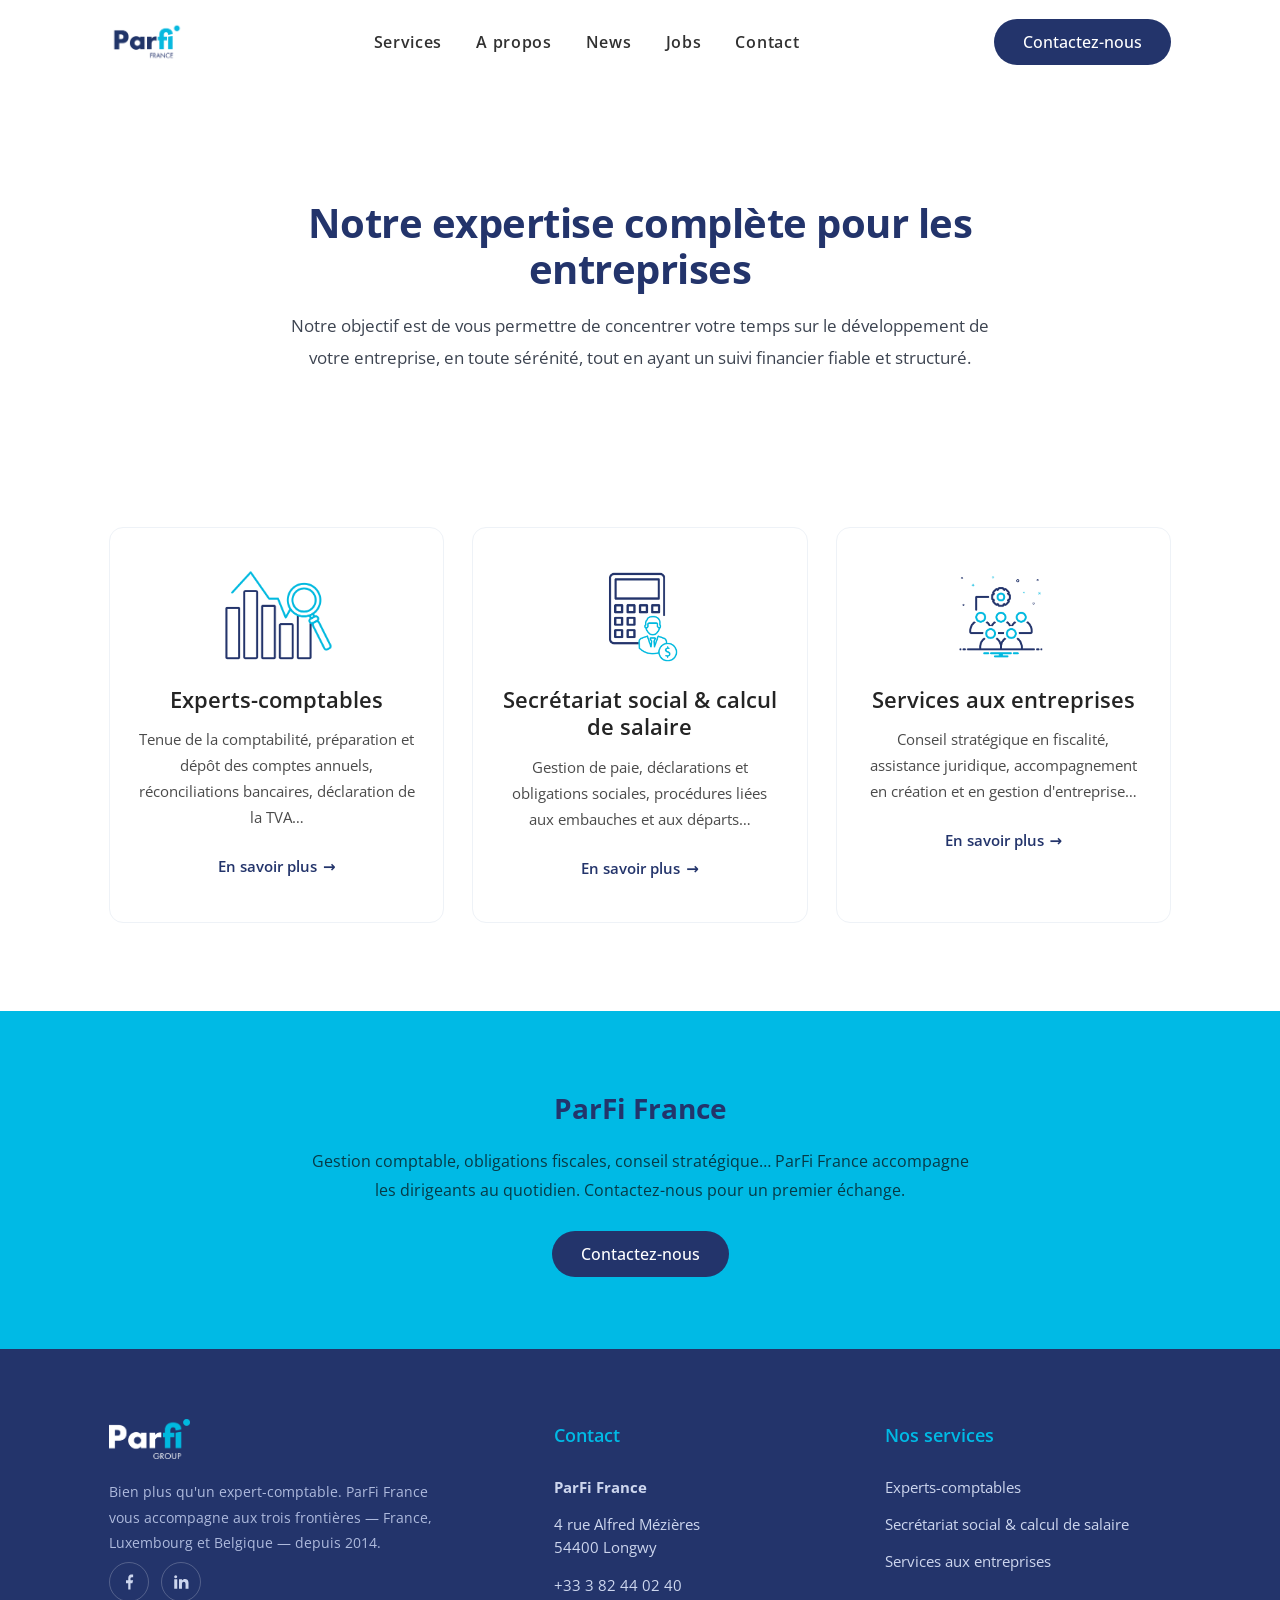
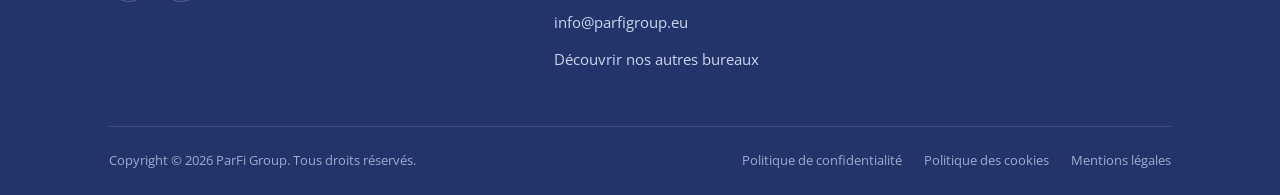
<file: editor/site/services.html>
<!DOCTYPE html>
<html lang="fr">
<head>
<meta charset="UTF-8">
<meta name="viewport" content="width=device-width, initial-scale=1.0">
<title>Services - ParFi Group</title>
<meta name="description" content="ParFi France, votre expert-comptable et fiscaliste depuis 2014. Comptabilité, paie, fiscalité et conseil aux trois frontières : France, Luxembourg et Belgique.">
<link rel="preconnect" href="https://fonts.googleapis.com">
<link rel="preconnect" href="https://fonts.gstatic.com" crossorigin>
<link href="https://fonts.googleapis.com/css2?family=Open+Sans:ital,wght@0,300;0,400;0,500;0,600;0,700;0,800;1,400&display=swap" rel="stylesheet">
<style>
/* ===================================================================
   ParFi France — reproduction fidèle de sc10flga8844.universe.wf
   Tokens relevés en live : Open Sans · #23346B navy · #00BAE5 cyan
   · #6EC1E4 bleu clair · texte #4A4A4A
=================================================================== */
:root{
  --navy:#23346B;
  --cyan:#00BAE5;
  --sky:#6EC1E4;
  --ink:#4A4A4A;
  --dark:#212121;
  --dark2:#242424;
  --white:#fff;
  --container:1110px;
  --pad:24px;
  --radius-pill:30px;
  --ease:cubic-bezier(.22,.61,.36,1);
}
*,*::before,*::after{box-sizing:border-box;}
html{scroll-behavior:smooth;-webkit-text-size-adjust:100%;}
body{
  margin:0;
  font-family:"Open Sans",system-ui,Arial,sans-serif;
  font-size:14px;
  line-height:1.8;
  color:var(--ink);
  background:var(--white);
  -webkit-font-smoothing:antialiased;
  text-rendering:optimizeLegibility;
}
img{max-width:100%;height:auto;display:block;}
a{color:inherit;text-decoration:none;}
h1,h2,h3,p{margin:0;}
ul{margin:0;padding:0;list-style:none;}

.wrap{max-width:var(--container);margin:0 auto;padding-inline:var(--pad);}

/* ---------- Boutons ---------- */
.btn{
  display:inline-block;
  font-size:16px;font-weight:500;line-height:1;
  padding:14px 28px;border-radius:var(--radius-pill);
  border:1px solid transparent;cursor:pointer;
  transition:transform .25s var(--ease),background-color .25s var(--ease),color .25s var(--ease),box-shadow .25s var(--ease);
  white-space:nowrap;
}
.btn--navy{background:var(--navy);color:var(--white);}
.btn--navy:hover{background:#1a274f;transform:translateY(-2px);box-shadow:0 12px 26px rgba(35,52,107,.28);}
.btn--ghost-white{background:transparent;color:var(--white);border-color:var(--white);}
.btn--ghost-white:hover{background:var(--white);color:var(--navy);transform:translateY(-2px);}
.btn--ghost-navy{background:transparent;color:var(--navy);border-color:var(--navy);}
.btn--ghost-navy:hover{background:var(--navy);color:var(--white);transform:translateY(-2px);}
.link-more{
  display:inline-flex;align-items:center;gap:.4em;
  color:var(--navy);font-weight:600;font-size:15px;border-radius:3px;
}
.link-more::after{content:"→";transition:transform .25s var(--ease);}
.link-more:hover{color:var(--cyan);}
.link-more:hover::after{transform:translateX(4px);}

/* ---------- Header ---------- */
.hdr{
  position:sticky;top:0;z-index:60;
  background:rgba(255,255,255,.96);
  backdrop-filter:saturate(180%) blur(6px);
  transition:box-shadow .3s var(--ease);
}
.hdr.is-stuck{box-shadow:0 6px 24px rgba(20,30,60,.08);}
.hdr__in{display:flex;align-items:center;justify-content:space-between;gap:24px;height:84px;}
.hdr__logo{height:42px;width:auto;}
.nav{display:flex;align-items:center;gap:34px;}
.nav a{
  font-size:16px;font-weight:600;color:#313131;letter-spacing:.7px;
  position:relative;padding:6px 0;transition:color .2s var(--ease);
}
.nav a::after{
  content:"";position:absolute;left:0;bottom:0;height:2px;width:0;
  background:var(--cyan);transition:width .28s var(--ease);
}
.nav a:hover{color:var(--navy);}
.nav a:hover::after{width:100%;}
.hdr__cta{margin-left:6px;}
.burger{display:none;background:none;border:0;width:42px;height:42px;cursor:pointer;padding:9px;}
.burger span{display:block;height:2px;width:100%;background:var(--navy);border-radius:2px;transition:transform .3s var(--ease),opacity .3s var(--ease);}
.burger span+span{margin-top:6px;}
.burger.on span:nth-child(1){transform:translateY(8px) rotate(45deg);}
.burger.on span:nth-child(2){opacity:0;}
.burger.on span:nth-child(3){transform:translateY(-8px) rotate(-45deg);}

/* mobile drawer */
.drawer{
  position:fixed;inset:84px 0 auto 0;z-index:55;
  background:var(--white);box-shadow:0 18px 40px rgba(20,30,60,.14);
  transform:translateY(-130%);transition:transform .4s var(--ease);
  padding:14px var(--pad) 26px;
}
.drawer.on{transform:translateY(0);}
.drawer a{display:block;font-size:18px;font-weight:600;color:var(--navy);padding:14px 0;border-bottom:1px solid #eef2f7;letter-spacing:.4px;}
.drawer .btn{margin-top:18px;width:100%;text-align:center;}

/* ---------- Hero ---------- */
.hero{background:var(--sky);overflow:hidden;}
.hero__in{
  display:grid;grid-template-columns:1.05fr .95fr;align-items:end;gap:30px;
  min-height:560px;
}
.hero__text{padding:96px 0 96px;max-width:520px;align-self:center;}
.hero h1{
  font-size:50px;font-weight:700;line-height:1.04;color:var(--navy);
  letter-spacing:-.5px;margin-bottom:22px;
}
.hero__sub{color:var(--white);font-size:16px;font-weight:400;line-height:1.6;margin-bottom:30px;max-width:430px;}
.hero__media{position:relative;align-self:end;height:100%;display:flex;align-items:flex-end;justify-content:center;}
.hero__media img{max-height:560px;width:auto;filter:drop-shadow(0 24px 40px rgba(20,40,70,.18));}

/* ---------- Section helpers ---------- */
.section{padding:88px 0;}
.section--tight{padding:70px 0;}
.kicker{color:var(--cyan);font-weight:700;font-size:13px;letter-spacing:1.6px;text-transform:uppercase;margin-bottom:14px;}
.h-sec{font-size:30px;font-weight:400;line-height:1.18;color:var(--dark);}
.lead{font-size:16px;line-height:1.9;color:var(--ink);}

/* ---------- Services ---------- */
.services{background:var(--white);}
.services__lead{max-width:760px;margin:0 auto 56px;text-align:center;font-size:17px;line-height:1.9;color:#3d4451;}
.cards{display:grid;grid-template-columns:repeat(3,1fr);gap:28px;}
.card{
  text-align:center;padding:40px 28px;border-radius:14px;
  background:var(--white);border:1px solid #eef2f7;
  transition:transform .3s var(--ease),box-shadow .3s var(--ease),border-color .3s var(--ease);
}
.card:hover{transform:translateY(-8px);box-shadow:0 22px 50px rgba(20,40,80,.10);border-color:transparent;}
.card__ic{height:96px;display:flex;align-items:center;justify-content:center;margin-bottom:22px;}
.card__ic img{max-height:96px;width:auto;}
.card h3{font-size:22px;font-weight:600;color:var(--dark2);line-height:1.25;margin-bottom:14px;}
.card p{font-size:14.5px;line-height:1.8;color:var(--ink);margin-bottom:22px;}

/* ---------- À propos ---------- */
.about__grid{display:grid;grid-template-columns:.95fr 1.05fr;gap:54px;align-items:start;}
.about h2{margin-bottom:8px;}
.about__rule{width:64px;height:4px;background:var(--cyan);border-radius:2px;margin:18px 0 4px;}
.about__col p{font-size:15.5px;line-height:1.95;color:#43495a;}
.about__col p+p{margin-top:20px;}
.about__quote{
  border-left:3px solid var(--cyan);padding-left:22px;
  font-size:18px;line-height:1.7;color:var(--navy);font-weight:600;
}

/* ---------- Piliers (valeurs) ---------- */
.pillars{background:var(--cyan);}
.pillars__grid{display:grid;grid-template-columns:repeat(4,1fr);gap:34px;}
.pillar__no{font-size:13px;font-weight:700;letter-spacing:1.5px;color:var(--navy);opacity:.55;margin-bottom:12px;}
.pillar h3{font-size:21px;font-weight:600;line-height:1.2;color:var(--navy);margin-bottom:14px;}
.pillar p{font-size:14.5px;line-height:1.85;color:#0a3b49;}

/* ---------- Bandeau frontières ---------- */
.frontiers{background:#f3f9fd;text-align:center;}
.frontiers h2{font-size:30px;font-weight:400;color:var(--dark);line-height:1.25;max-width:760px;margin:0 auto 12px;}
.frontiers__line{display:flex;align-items:center;justify-content:center;gap:0;margin:26px auto 30px;max-width:560px;}
.frontiers__node{display:flex;flex-direction:column;align-items:center;gap:6px;}
.frontiers__dot{width:14px;height:14px;border-radius:50%;background:var(--cyan);box-shadow:0 0 0 5px rgba(0,186,229,.18);}
.frontiers__node b{color:var(--navy);font-size:15px;letter-spacing:1px;}
.frontiers__node span{font-size:12px;color:var(--ink);}
.frontiers__seg{flex:1;height:2px;background:linear-gradient(90deg,var(--cyan),var(--sky));margin:0 6px;align-self:flex-start;margin-top:6px;}

/* ---------- FAQ ---------- */
.faq{background:var(--navy);}
.faq__head{text-align:center;margin-bottom:42px;}
.faq__head h2{font-size:38px;font-weight:700;color:var(--white);letter-spacing:1px;margin-bottom:10px;}
.faq__head p{color:#c5d0ea;font-size:16px;}
.faq__list{max-width:840px;margin:0 auto;display:flex;flex-direction:column;gap:14px;}
.faq__item{background:var(--white);border-radius:10px;overflow:hidden;box-shadow:0 8px 22px rgba(0,0,0,.10);}
.faq__q{
  width:100%;text-align:left;background:none;border:0;cursor:pointer;
  display:flex;align-items:center;justify-content:space-between;gap:18px;
  padding:22px 26px;font-family:inherit;
  font-size:16.5px;font-weight:600;color:var(--dark2);line-height:1.4;
}
.faq__q:hover{color:var(--navy);}
.faq__pm{position:relative;flex:0 0 18px;width:18px;height:18px;}
.faq__pm::before,.faq__pm::after{content:"";position:absolute;background:var(--cyan);border-radius:2px;transition:transform .3s var(--ease);}
.faq__pm::before{top:8px;left:0;width:18px;height:2px;}
.faq__pm::after{left:8px;top:0;width:2px;height:18px;}
.faq__item.open .faq__pm::after{transform:scaleY(0);}
.faq__a{max-height:0;overflow:hidden;transition:max-height .4s var(--ease);}
.faq__a-in{padding:0 26px 24px;font-size:14.5px;line-height:1.85;color:#52596a;}

/* ---------- CTA ---------- */
.cta{background:var(--white);text-align:center;}
.cta__box{max-width:760px;margin:0 auto;}
.cta h2{font-size:32px;font-weight:400;color:var(--dark);line-height:1.2;margin-bottom:18px;}
.cta p{font-size:16px;line-height:1.9;color:#43495a;margin-bottom:30px;}

/* ---------- Newsletter ---------- */
.news{background:var(--cyan);}
.news__grid{display:grid;grid-template-columns:1fr 1fr;gap:44px;align-items:center;}
.news h2{font-size:30px;font-weight:600;color:var(--navy);line-height:1.2;margin-bottom:14px;}
.news p{font-size:15.5px;line-height:1.85;color:#063a47;}
.news__form{display:flex;gap:12px;flex-wrap:wrap;}
.news__form input{
  flex:1;min-width:220px;height:54px;padding:0 22px;border-radius:var(--radius-pill);
  border:1px solid rgba(6,48,59,.18);background:rgba(255,255,255,.92);
  font-family:inherit;font-size:15px;color:var(--navy);
}
.news__form input::placeholder{color:#5b7a84;}
.news__form input:focus{outline:none;border-color:var(--navy);background:#fff;}
.news__ok{display:none;margin-top:14px;color:var(--navy);font-weight:600;}
.news__ok.on{display:block;}

/* ---------- Footer ---------- */
.ft{background:var(--navy);color:#cdd6ee;padding:70px 0 0;}
.ft__grid{display:grid;grid-template-columns:1.4fr 1fr 1fr;gap:44px;padding-bottom:48px;}
.ft__logo{height:40px;margin-bottom:20px;}
.ft__brand p{font-size:14px;line-height:1.85;color:#aebadd;max-width:340px;}
.ft__col h3{color:var(--cyan);font-size:18px;font-weight:600;margin-bottom:18px;}
.ft__col a,.ft__col p{display:block;color:#cdd6ee;font-size:14.5px;line-height:1.6;padding:7px 0;transition:color .2s var(--ease);}
.ft__col a:hover{color:var(--white);}
.ft__social{display:flex;gap:12px;margin-top:6px;}
.ft__social a{
  width:40px;height:40px;border-radius:50%;border:1px solid rgba(255,255,255,.22);
  display:flex;align-items:center;justify-content:center;color:#cdd6ee;
  transition:background .25s var(--ease),color .25s var(--ease),border-color .25s var(--ease);
}
.ft__social a:hover{background:var(--cyan);color:var(--navy);border-color:var(--cyan);}
.ft__social svg{width:18px;height:18px;fill:currentColor;}
.ft__bot{
  border-top:1px solid rgba(255,255,255,.12);
  display:flex;align-items:center;justify-content:space-between;flex-wrap:wrap;gap:14px;
  padding:22px 0;font-size:13px;color:#9fabd0;
}
.ft__bot nav{display:flex;gap:22px;flex-wrap:wrap;}
.ft__bot a:hover{color:var(--white);}

/* ===================================================================
   RESPONSIVE
=================================================================== */
@media (max-width:1024px){
  .hero h1{font-size:42px;}
  .about__grid{gap:36px;}
  .pillars__grid{grid-template-columns:repeat(2,1fr);gap:30px 36px;}
  .ft__grid{grid-template-columns:1fr 1fr;}
}
@media (max-width:880px){
  .nav,.hdr__cta{display:none;}
  .burger{display:block;}
  .hero__in{grid-template-columns:1fr;min-height:0;}
  .hero__text{padding:64px 0 0;max-width:none;text-align:center;}
  .hero__sub{margin-inline:auto;}
  .hero__media{margin-top:30px;}
  .hero__media img{max-height:460px;}
  .cards{grid-template-columns:1fr;max-width:440px;margin:0 auto;}
  .about__grid{grid-template-columns:1fr;}
  .news__grid{grid-template-columns:1fr;gap:24px;}
}
@media (max-width:560px){
  :root{--pad:18px;}
  .hero h1{font-size:34px;}
  .h-sec,.frontiers h2,.cta h2{font-size:25px;}
  .faq__head h2{font-size:30px;}
  .section{padding:64px 0;}
  .pillars__grid{grid-template-columns:1fr;}
  .ft__grid{grid-template-columns:1fr;gap:32px;}
  .ft__bot{flex-direction:column;align-items:flex-start;}
  .frontiers__node span{display:none;}
}
@media (prefers-reduced-motion:reduce){
  *{transition:none!important;scroll-behavior:auto!important;}
}

/* ---------- Pages internes (Services / À propos / Contact) ---------- */
.page-hero{background:#fff;text-align:center;padding:116px 0 64px;}
.page-hero h1{font-size:40px;font-weight:700;color:var(--navy);line-height:1.15;max-width:840px;margin:0 auto 18px;letter-spacing:-.5px;}
.page-hero p{font-size:17px;line-height:1.9;color:#3d4451;max-width:740px;margin:0 auto;}
.band{padding:84px 0;}
.band--cyan{background:var(--cyan);}
.band--navy{background:var(--navy);}
.band h2{font-size:30px;font-weight:600;line-height:1.25;margin:0 0 22px;max-width:840px;}
.band--cyan h2{color:var(--navy);} .band--navy h2{color:#fff;}
.band p{font-size:15.5px;line-height:1.95;max-width:780px;}
.band p+p{margin-top:18px;}
.band--cyan p{color:#063a47;} .band--navy p{color:#cdd6ee;}
.ctaband{background:var(--cyan);text-align:center;padding:72px 0;}
.ctaband h2{color:var(--navy);font-size:28px;font-weight:700;margin:0 0 14px;}
.ctaband p{color:#063a47;max-width:680px;margin:0 auto 26px;font-size:15.5px;line-height:1.85;}
.contact-grid{display:grid;grid-template-columns:1fr 1.1fr;gap:50px;align-items:start;}
.contact-info h3{font-size:20px;color:var(--navy);font-weight:700;margin:0 0 10px;}
.contact-info p{font-size:15px;line-height:1.8;color:var(--ink);margin:0 0 22px;}
.contact-card{background:var(--navy);border-radius:16px;padding:34px;}
.contact-card h3{color:#fff;font-size:21px;margin:0 0 8px;}
.contact-card>p{color:#aebadd;font-size:14.5px;line-height:1.7;margin:0 0 22px;}
.cform label{display:block;font-weight:600;font-size:13px;color:#fff;margin:0 0 6px;}
.cform input,.cform textarea{width:100%;padding:13px 15px;border:1px solid rgba(255,255,255,.22);border-radius:10px;background:rgba(255,255,255,.06);color:#fff;font:inherit;margin-bottom:16px;}
.cform input::placeholder,.cform textarea::placeholder{color:#9fb0d8;}
.cform .btn{width:100%;text-align:center;border:0;cursor:pointer;background:var(--cyan);color:var(--navy);font-weight:600;}
.offices{display:grid;grid-template-columns:repeat(3,1fr);gap:22px;}
.office{background:rgba(255,255,255,.55);border-radius:14px;padding:24px;}
.office h3{font-size:17px;color:var(--navy);font-weight:700;margin:0 0 10px;}
.office p{font-size:14px;line-height:1.6;color:#0a3b49;margin:0;}
@media(max-width:880px){.contact-grid{grid-template-columns:1fr}.offices{grid-template-columns:1fr 1fr}}
@media(max-width:560px){.offices{grid-template-columns:1fr}.page-hero h1{font-size:30px}.band h2{font-size:24px}}
</style>
</head>
<body>

<!-- ============ HEADER ============ -->
<header class="hdr" id="hdr">
  <div class="wrap hdr__in">
    <a href="index.html" aria-label="ParFi France — accueil">
      <img src="assets/logo-parfi-france.png" alt="ParFi France" class="hdr__logo">
    </a>
    <nav class="nav" aria-label="Navigation principale">
      <a href="services.html">Services</a>
      <a href="apropos.html">A propos</a>
      <a href="https://www.parfigroup.eu/news/">News</a>
      <a href="https://www.parfigroup.eu/jobs/">Jobs</a>
      <a href="contact.html">Contact</a>
    </nav>
    <a href="contact.html" class="btn btn--navy hdr__cta">Contactez-nous</a>
    <button class="burger" id="burger" aria-label="Ouvrir le menu" aria-expanded="false">
      <span></span><span></span><span></span>
    </button>
  </div>
</header>
<nav class="drawer" id="drawer" aria-label="Menu mobile">
  <a href="services.html">Services</a>
  <a href="apropos.html">A propos</a>
  <a href="https://www.parfigroup.eu/news/">News</a>
  <a href="https://www.parfigroup.eu/jobs/">Jobs</a>
  <a href="contact.html">Contact</a>
  <a href="contact.html" class="btn btn--navy">Contactez-nous</a>
</nav>

<main id="top">
  <section class="page-hero">
    <div class="wrap">
      <h1>Notre expertise complète pour les entreprises</h1>
      <p>Notre objectif est de vous permettre de concentrer votre temps sur le développement de votre entreprise, en toute sérénité, tout en ayant un suivi financier fiable et structuré.</p>
    </div>
  </section>
  <section class="section services" id="services">
    <div class="wrap">
      <div class="cards">
        <article class="card"><div class="card__ic"><img src="assets/photo-38.png" alt=""></div><h3>Experts-comptables</h3><p>Tenue de la comptabilité, préparation et dépôt des comptes annuels, réconciliations bancaires, déclaration de la TVA…</p><a href="contact.html" class="link-more">En savoir plus</a></article>
        <article class="card"><div class="card__ic"><img src="assets/photo-40.png" alt=""></div><h3>Secrétariat social &amp; calcul de salaire</h3><p>Gestion de paie, déclarations et obligations sociales, procédures liées aux embauches et aux départs…</p><a href="contact.html" class="link-more">En savoir plus</a></article>
        <article class="card"><div class="card__ic"><img src="assets/photo-37.png" alt=""></div><h3>Services aux entreprises</h3><p>Conseil stratégique en fiscalité, assistance juridique, accompagnement en création et en gestion d'entreprise…</p><a href="contact.html" class="link-more">En savoir plus</a></article>
      </div>
    </div>
  </section>
  <section class="ctaband">
    <div class="wrap">
      <h2>ParFi France</h2>
      <p>Gestion comptable, obligations fiscales, conseil stratégique… ParFi France accompagne les dirigeants au quotidien. Contactez-nous pour un premier échange.</p>
      <a href="contact.html" class="btn btn--navy">Contactez-nous</a>
    </div>
  </section>
</main>

<!-- ============ FOOTER ============ -->
<footer class="ft" id="contact">
  <div class="wrap">
    <div class="ft__grid">
      <div class="ft__brand">
        <img src="assets/logo-parfi-group-inv.png" alt="ParFi Group" class="ft__logo">
        <p>Bien plus qu'un expert-comptable. ParFi France vous accompagne aux trois frontières — France, Luxembourg et Belgique — depuis 2014.</p>
        <div class="ft__social">
          <a href="#" aria-label="Facebook"><svg viewBox="0 0 24 24"><path d="M14 13.5h2.5l1-4H14V7.5c0-1.03 0-2 2-2h1.5V2.14c-.33-.04-1.57-.14-2.88-.14C12.92 2 11 3.66 11 6.7v2.8H8v4h3V22h3v-8.5z"/></svg></a>
          <a href="#" aria-label="LinkedIn"><svg viewBox="0 0 24 24"><path d="M6.94 5a2 2 0 11-4-.002 2 2 0 014 .002zM7 8.48H3V21h4V8.48zm6.32 0H9.34V21h3.94v-6.57c0-3.66 4.77-4 4.77 0V21H22v-7.93c0-6.17-7.06-5.94-8.72-2.91l.04-1.68z"/></svg></a>
        </div>
      </div>
      <nav class="ft__col" aria-label="Contact">
        <h3>Contact</h3>
        <p><strong>ParFi France</strong></p>
        <p>4 rue Alfred Mézières<br>54400 Longwy</p>
        <a href="tel:+33382440240">+33 3 82 44 02 40</a>
        <a href="mailto:info@parfigroup.eu">info@parfigroup.eu</a>
        <a href="contact.html">Découvrir nos autres bureaux</a>
      </nav>
      <nav class="ft__col" aria-label="Nos services">
        <h3>Nos services</h3>
        <a href="services.html">Experts-comptables</a>
        <a href="services.html">Secrétariat social &amp; calcul de salaire</a>
        <a href="services.html">Services aux entreprises</a>
      </nav>
    </div>
    <div class="ft__bot">
      <span>Copyright © 2026 ParFi Group. Tous droits réservés.</span>
      <nav aria-label="Mentions légales">
        <a href="#">Politique de confidentialité</a>
        <a href="#">Politique des cookies</a>
        <a href="#">Mentions légales</a>
      </nav>
    </div>
  </div>
</footer>

<script>
(function(){
  "use strict";
  var d=document;

  /* header shadow on scroll */
  var hdr=d.getElementById('hdr');
  var onScroll=function(){ hdr.classList.toggle('is-stuck', window.scrollY>8); };
  onScroll(); window.addEventListener('scroll',onScroll,{passive:true});

  /* mobile drawer */
  var burger=d.getElementById('burger'), drawer=d.getElementById('drawer');
  function setMenu(open){
    burger.classList.toggle('on',open);
    drawer.classList.toggle('on',open);
    burger.setAttribute('aria-expanded',open?'true':'false');
    d.body.style.overflow=open?'hidden':'';
  }
  burger.addEventListener('click',function(){ setMenu(!drawer.classList.contains('on')); });
  drawer.addEventListener('click',function(e){ if(e.target.closest('a')) setMenu(false); });
  d.addEventListener('keydown',function(e){ if(e.key==='Escape') setMenu(false); });

  /* FAQ accordion */
  var items=[].slice.call(d.querySelectorAll('.faq__item'));
  items.forEach(function(item){
    var btn=item.querySelector('.faq__q');
    var panel=item.querySelector('.faq__a');
    btn.addEventListener('click',function(){
      var isOpen=item.classList.contains('open');
      items.forEach(function(o){
        o.classList.remove('open');
        o.querySelector('.faq__q').setAttribute('aria-expanded','false');
        o.querySelector('.faq__a').style.maxHeight=null;
      });
      if(!isOpen){
        item.classList.add('open');
        btn.setAttribute('aria-expanded','true');
        panel.style.maxHeight=panel.scrollHeight+'px';
      }
    });
  });
  window.addEventListener('resize',function(){
    var open=d.querySelector('.faq__item.open .faq__a');
    if(open) open.style.maxHeight=open.scrollHeight+'px';
  });

  /* newsletter (no backend) */
  var form=d.getElementById('newsForm'), ok=d.getElementById('newsOk');
  if(form) form.addEventListener('submit',function(e){
    e.preventDefault();
    var inp=form.querySelector('input');
    if(inp && inp.value && /\S+@\S+\.\S+/.test(inp.value)){ ok.classList.add('on'); form.reset(); }
    else { inp.focus(); }
  });
})();
</script>
</body>
</html>
</file>
<file: editor/editor.css>
/* =====================================================================
   ParFi Éditeur — chrome « Liquid Glass » premium.
   N'affecte JAMAIS le site édité (isolé dans l'iframe).
   Palette ParFi (navy #23346B · cyan #00BAE5) · Inter.
===================================================================== */
:root{
  --navy:#23346B; --navy-d:#1b2851; --navy-dd:#101a3a;
  --cyan:#00BAE5; --cyan-d:#0496bb; --sky:#6EC1E4;
  --ink:#19233f; --ink-2:#39435f; --muted:#727b90; --line:#e7ebf3;
  --bg:#eef1f7; --panel:#ffffff;
  --sel:#2b8aef; --ok:#16a473; --warn:#df9326; --err:#e0483f;
  --grad-primary:linear-gradient(135deg,#2a3f7f 0%,#23346B 55%,#1a2a5c 100%);
  --grad-cyan:linear-gradient(135deg,#21cdee 0%,#00BAE5 55%,#0a93c4 100%);
  --glass:rgba(255,255,255,.72);
  --sh-sm:0 1px 2px rgba(20,30,60,.07);
  --sh:0 12px 32px rgba(20,30,60,.10);
  --sh-lg:0 36px 80px rgba(13,22,52,.26);
  --glow:0 0 0 3px rgba(0,186,229,.20);
  --r:12px; --r-lg:18px;
  --ease:cubic-bezier(.22,1,.36,1); --soft:cubic-bezier(.4,0,.2,1);
  --t:.22s var(--ease);
  font-family:"Inter","Plus Jakarta Sans",system-ui,Arial,sans-serif;
}
*,*::before,*::after{box-sizing:border-box;}
html,body{height:100%;}
body{margin:0;color:var(--ink);font-size:14px;-webkit-font-smoothing:antialiased;overflow:hidden;
  background:
    radial-gradient(900px 520px at 102% -10%, rgba(0,186,229,.10), transparent 60%),
    radial-gradient(800px 600px at -8% 108%, rgba(35,52,107,.10), transparent 55%),
    #eef1f7;}
button{font:inherit;cursor:pointer;border:0;background:none;color:inherit;}
input,select,textarea{font:inherit;}
::selection{background:rgba(0,186,229,.22);}
.app{display:grid;grid-template-rows:58px 1fr;height:100vh;}
.ico{width:17px;height:17px;display:inline-block;stroke:currentColor;fill:none;stroke-width:2;stroke-linecap:round;stroke-linejoin:round;}

/* scrollbars */
*{scrollbar-width:thin;scrollbar-color:#c7cee0 transparent;}
*::-webkit-scrollbar{width:10px;height:10px;}
*::-webkit-scrollbar-thumb{background:#c7cee0;border-radius:20px;border:3px solid transparent;background-clip:content-box;}
*::-webkit-scrollbar-thumb:hover{background:#aab4cc;border:3px solid transparent;background-clip:content-box;}

/* =====================================================================
   LOGIN — pièce maîtresse
===================================================================== */
.login{position:fixed;inset:0;z-index:300;display:grid;place-items:center;padding:24px;overflow:hidden;
  background:linear-gradient(135deg,#22356f 0%,#1a2851 45%,#0c1430 100%);}
.login.hidden{display:none;}
.login__grid{position:absolute;inset:0;opacity:.5;pointer-events:none;
  background-image:linear-gradient(rgba(255,255,255,.05) 1px,transparent 1px),linear-gradient(90deg,rgba(255,255,255,.05) 1px,transparent 1px);
  background-size:46px 46px;mask-image:radial-gradient(70% 60% at 50% 40%,#000,transparent);}
.login__orb{position:absolute;border-radius:50%;filter:blur(60px);opacity:.7;pointer-events:none;will-change:transform;}
.login__orb--1{width:480px;height:480px;top:-160px;right:-120px;background:radial-gradient(circle at 30% 30%,#00BAE5,transparent 70%);animation:orb 18s var(--soft) infinite;}
.login__orb--2{width:420px;height:420px;bottom:-180px;left:-120px;background:radial-gradient(circle at 60% 40%,#3a5bd0,transparent 70%);animation:orb 22s var(--soft) infinite reverse;}
.login__orb--3{width:300px;height:300px;top:40%;left:55%;background:radial-gradient(circle at 50% 50%,#6EC1E4,transparent 70%);opacity:.45;animation:orb 26s var(--soft) infinite;}
@keyframes orb{0%,100%{transform:translate(0,0) scale(1);}33%{transform:translate(40px,-30px) scale(1.08);}66%{transform:translate(-30px,24px) scale(.95);}}

.login__card{position:relative;width:min(404px,93vw);padding:38px 34px 34px;border-radius:24px;
  background:linear-gradient(160deg,rgba(255,255,255,.14),rgba(255,255,255,.05));
  backdrop-filter:blur(26px) saturate(160%);-webkit-backdrop-filter:blur(26px) saturate(160%);
  border:1px solid rgba(255,255,255,.22);
  box-shadow:var(--sh-lg),inset 0 1px 0 rgba(255,255,255,.35),inset 0 -1px 0 rgba(255,255,255,.06);
  color:#fff;animation:cardIn .8s var(--ease) both;}
@keyframes cardIn{from{opacity:0;transform:translateY(22px) scale(.97);}to{opacity:1;transform:none;}}
.login__badge{width:62px;height:62px;margin:0 auto 16px;border-radius:18px;display:grid;place-items:center;
  background:var(--grad-cyan);box-shadow:0 12px 30px rgba(0,186,229,.45),inset 0 1px 0 rgba(255,255,255,.5);
  animation:badgeIn .9s var(--ease) .1s both;}
.login__badge span{font-weight:800;font-size:24px;color:#06303b;letter-spacing:-.5px;}
@keyframes badgeIn{from{opacity:0;transform:scale(.6) rotate(-12deg);}to{opacity:1;transform:none;}}
.login__brand{font-weight:800;font-size:27px;text-align:center;letter-spacing:-.6px;}
.login__brand b{color:#fff;} .login__brand i{color:#5fe0ff;font-style:normal;}
.login__sub{text-align:center;color:rgba(255,255,255,.62);font-size:12.5px;margin:4px 0 26px;}
.login form>*{animation:fieldIn .6s var(--ease) both;}
.login label{display:block;font-weight:600;font-size:11.5px;letter-spacing:.3px;color:rgba(255,255,255,.7);margin:0 0 7px;text-transform:uppercase;}
.login input{width:100%;padding:13px 15px;border-radius:12px;margin-bottom:16px;color:#fff;font-size:14.5px;
  background:rgba(255,255,255,.07);border:1px solid rgba(255,255,255,.16);transition:border-color var(--t),box-shadow var(--t),background var(--t);}
.login input::placeholder{color:rgba(255,255,255,.4);}
.login input:focus{outline:none;border-color:rgba(95,224,255,.8);background:rgba(255,255,255,.12);box-shadow:0 0 0 4px rgba(0,186,229,.22);}
.login__err{color:#ff9b93;font-size:13px;font-weight:600;margin-bottom:12px;min-height:18px;}
.login__btn{position:relative;width:100%;padding:14px;border-radius:13px;overflow:hidden;
  background:var(--grad-cyan);color:#06303b;font-weight:800;font-size:15px;letter-spacing:.2px;
  box-shadow:0 14px 34px rgba(0,186,229,.40),inset 0 1px 0 rgba(255,255,255,.5);transition:transform var(--t),box-shadow var(--t),filter var(--t);}
.login__btn::after{content:"";position:absolute;inset:0;pointer-events:none;background:linear-gradient(110deg,transparent 30%,rgba(255,255,255,.55) 50%,transparent 70%);transform:translateX(-130%);}
.login__btn:hover{transform:translateY(-2px);box-shadow:0 18px 44px rgba(0,186,229,.55),inset 0 1px 0 rgba(255,255,255,.6);}
.login__btn:hover::after{animation:sheen .7s var(--ease);}
.login__btn:active{transform:translateY(0) scale(.99);}
.login__btn:disabled{filter:saturate(.5) brightness(.9);transform:none;}

/* =====================================================================
   TOP BAR
===================================================================== */
.top{display:flex;align-items:center;gap:13px;padding:0 16px;z-index:30;
  background:rgba(255,255,255,.78);backdrop-filter:saturate(180%) blur(16px);-webkit-backdrop-filter:saturate(180%) blur(16px);
  border-bottom:1px solid var(--line);box-shadow:0 1px 0 rgba(255,255,255,.7) inset,var(--sh-sm);}
.top__brand{display:flex;align-items:center;gap:9px;font-weight:800;letter-spacing:-.3px;}
.top__brand b{color:var(--navy);} .top__brand i{color:var(--cyan);font-style:normal;}
.top__brand small{font-weight:700;color:var(--muted);font-size:10px;letter-spacing:.6px;text-transform:uppercase;margin-left:5px;
  padding:3px 8px;border-radius:20px;background:linear-gradient(135deg,rgba(0,186,229,.14),rgba(35,52,107,.10));color:var(--navy);}
.top__spacer{flex:1;}
.seg{display:inline-flex;background:#eef1f8;border:1px solid var(--line);border-radius:11px;padding:3px;gap:2px;box-shadow:inset 0 1px 2px rgba(20,30,60,.05);}
.seg button{padding:6px 12px;border-radius:8px;color:var(--muted);font-weight:600;font-size:13px;display:inline-flex;align-items:center;gap:6px;transition:var(--t);}
.seg button:hover{color:var(--ink);}
.seg button.on{background:#fff;color:var(--navy);box-shadow:0 2px 6px rgba(20,30,60,.12);}
.tbtn{display:inline-flex;align-items:center;gap:7px;padding:9px 14px;border-radius:10px;color:var(--ink);font-weight:600;
  background:#fff;border:1px solid var(--line);box-shadow:var(--sh-sm);transition:transform var(--t),box-shadow var(--t),background var(--t),border-color var(--t);}
.tbtn:hover{background:#f7f9fd;border-color:#d6dcea;transform:translateY(-1px);box-shadow:var(--sh);}
.tbtn:active{transform:translateY(0) scale(.98);}
.tbtn[disabled]{opacity:.4;cursor:default;transform:none;box-shadow:none;}
.tbtn--primary{position:relative;overflow:hidden;background:var(--grad-primary);color:#fff;border-color:transparent;
  box-shadow:0 10px 24px rgba(35,52,107,.30),inset 0 1px 0 rgba(255,255,255,.18);}
.tbtn--primary::after{content:"";position:absolute;inset:0;pointer-events:none;background:linear-gradient(110deg,transparent 35%,rgba(255,255,255,.35) 50%,transparent 65%);transform:translateX(-130%);}
@keyframes sheen{from{transform:translateX(-130%);}to{transform:translateX(130%);}}
.tbtn--primary:hover{transform:translateY(-2px);box-shadow:0 16px 34px rgba(35,52,107,.42),0 0 0 3px rgba(0,186,229,.18);}
.tbtn--primary:hover::after{animation:sheen .7s var(--ease);}
.save{display:inline-flex;align-items:center;gap:7px;color:var(--muted);font-size:12.5px;font-weight:600;padding:0 4px;}
.save .dot{width:8px;height:8px;border-radius:50%;background:var(--ok);box-shadow:0 0 0 3px rgba(22,164,115,.18);}
.save.saving .dot{background:var(--warn);box-shadow:0 0 0 3px rgba(223,147,38,.2);animation:pulse 1s infinite;}
@keyframes pulse{50%{opacity:.35;}}
.userbox{display:flex;align-items:center;gap:7px;padding-left:12px;margin-left:2px;border-left:1px solid var(--line);}
.userbox .who{font-size:12px;color:var(--muted);font-weight:600;max-width:140px;overflow:hidden;text-overflow:ellipsis;white-space:nowrap;}
.iconbtn{width:34px;height:34px;border-radius:9px;display:grid;place-items:center;color:var(--muted);background:#fff;border:1px solid var(--line);box-shadow:var(--sh-sm);transition:var(--t);}
.iconbtn:hover{background:#f7f9fd;color:var(--navy);transform:translateY(-1px);box-shadow:var(--sh);}
.iconbtn.hide,.hide{display:none!important;}

/* =====================================================================
   BODY · PANELS · TABS
===================================================================== */
.body{display:grid;grid-template-columns:284px 1fr 308px;min-height:0;}
.panel{background:rgba(255,255,255,.86);backdrop-filter:blur(8px);min-height:0;display:flex;flex-direction:column;}
.panel--l{border-right:1px solid var(--line);}
.panel--r{border-left:1px solid var(--line);}
.tabs{display:flex;border-bottom:1px solid var(--line);padding:0 4px;}
.tabs button{flex:1;padding:12px 2px 11px;font-size:10.5px;font-weight:700;color:var(--muted);letter-spacing:.2px;display:flex;flex-direction:column;align-items:center;gap:5px;position:relative;transition:color var(--t);}
.tabs button .ico{width:18px;height:18px;transition:transform var(--t);}
.tabs button:hover{color:var(--ink);} .tabs button:hover .ico{transform:translateY(-1px);}
.tabs button.on{color:var(--navy);}
.tabs button.on::after{content:"";position:absolute;left:18%;right:18%;bottom:-1px;height:3px;border-radius:3px 3px 0 0;background:var(--grad-cyan);box-shadow:0 0 10px rgba(0,186,229,.6);}
.tabpane{display:none;padding:15px;overflow:auto;flex:1;animation:paneIn .3s var(--ease);}
.tabpane.on{display:block;}
@keyframes paneIn{from{opacity:0;transform:translateY(4px);}to{opacity:1;transform:none;}}
.tabpane h4{margin:0 0 11px;font-size:10.5px;text-transform:uppercase;letter-spacing:.7px;color:var(--muted);font-weight:700;}
.hint{color:var(--muted);font-size:12.5px;line-height:1.6;}

/* rows (sections / pages / versions) */
.row{display:flex;align-items:center;gap:8px;padding:10px 11px;border:1px solid var(--line);border-radius:11px;margin-bottom:8px;background:#fff;box-shadow:var(--sh-sm);transition:transform var(--t),border-color var(--t),box-shadow var(--t),background var(--t);}
.row:hover{border-color:#cfd7e8;box-shadow:0 4px 14px rgba(20,30,60,.09);}
.row.sel{border-color:var(--cyan);box-shadow:0 0 0 2px rgba(0,186,229,.18),var(--sh);}
.row__grip{color:#b7c0d3;cursor:grab;}
.row__name{flex:1;font-weight:600;font-size:13px;white-space:nowrap;overflow:hidden;text-overflow:ellipsis;}
.row__act{display:flex;gap:2px;opacity:0;transition:opacity var(--t);}
.row:hover .row__act{opacity:1;}
.row__act button{width:26px;height:26px;border-radius:7px;display:grid;place-items:center;color:var(--muted);transition:var(--t);}
.row__act button:hover{background:#eef2f9;color:var(--navy);}
.row.drag-over{border-style:dashed;border-color:var(--cyan);background:#f4fcff;}
.row.dragging{opacity:.4;}

.add{width:100%;display:flex;align-items:center;justify-content:center;gap:7px;padding:11px;border:1.5px dashed #cdd5e6;border-radius:11px;color:var(--navy);font-weight:700;font-size:13px;background:rgba(255,255,255,.5);transition:var(--t);}
.add:hover{border-color:var(--cyan);background:#f4fcff;box-shadow:0 0 0 3px rgba(0,186,229,.10);}
.comp{display:grid;grid-template-columns:1fr 1fr;gap:9px;}
.comp button{border:1px solid var(--line);border-radius:12px;padding:13px 8px;display:flex;flex-direction:column;align-items:center;gap:8px;color:var(--ink);font-weight:600;font-size:12px;background:#fff;box-shadow:var(--sh-sm);transition:var(--t);}
.comp button:hover{border-color:var(--cyan);transform:translateY(-2px);box-shadow:0 8px 18px rgba(20,30,60,.10);}
.comp .glyph{width:100%;height:36px;border-radius:8px;background:linear-gradient(135deg,#eef3fb,#e6f7fc);display:grid;place-items:center;color:#7d8aa6;}

.swatches{display:flex;gap:8px;flex-wrap:wrap;margin-bottom:6px;}
.sw{width:30px;height:30px;border-radius:9px;border:2px solid #fff;box-shadow:0 0 0 1px var(--line),var(--sh-sm);cursor:pointer;transition:transform var(--t),box-shadow var(--t);}
.sw:hover{transform:scale(1.1);}
.sw.on{box-shadow:0 0 0 2px var(--cyan),0 4px 10px rgba(0,186,229,.3);}
.fieldrow{margin-bottom:16px;}
.fieldrow>label{display:block;font-weight:700;font-size:12px;margin-bottom:7px;color:var(--ink);}
.colorline{display:flex;align-items:center;gap:10px;margin-bottom:9px;padding:7px 9px;border:1px solid var(--line);border-radius:10px;background:#fff;}
.colorline input[type=color]{width:32px;height:32px;border:0;border-radius:8px;background:none;padding:0;cursor:pointer;}
.colorline span{font-weight:600;font-size:13px;}
.colorline code{margin-left:auto;color:var(--muted);font-size:11px;font-variant-numeric:tabular-nums;}
select.ed{width:100%;padding:10px 11px;border:1px solid var(--line);border-radius:10px;background:#fff;font-weight:600;color:var(--ink);box-shadow:var(--sh-sm);transition:var(--t);}
select.ed:focus{outline:none;border-color:var(--cyan);box-shadow:var(--glow);}
.choices{display:flex;gap:6px;}
.choices button{flex:1;padding:9px;border:1px solid var(--line);border-radius:10px;font-weight:600;font-size:12.5px;color:var(--muted);background:#fff;transition:var(--t);}
.choices button:hover{border-color:#cfd7e8;color:var(--ink);}
.choices button.on{border-color:var(--cyan);color:var(--navy);background:#f4fcff;box-shadow:0 0 0 2px rgba(0,186,229,.14);}

/* =====================================================================
   CANVAS
===================================================================== */
.canvas{position:relative;overflow:auto;display:flex;justify-content:center;padding:28px;
  background:
    radial-gradient(700px 380px at 50% -10%, rgba(0,186,229,.07), transparent 60%),
    repeating-linear-gradient(45deg, rgba(35,52,107,.018) 0 12px, transparent 12px 24px);}
.stage{position:relative;background:#fff;border-radius:14px;overflow:hidden;width:100%;max-width:100%;height:fit-content;
  box-shadow:0 1px 0 rgba(255,255,255,.8) inset,0 30px 70px rgba(15,25,55,.18),0 0 0 1px rgba(20,30,60,.05);
  transition:max-width .4s var(--ease);}
.stage[data-d="tablet"]{max-width:768px;}
.stage[data-d="mobile"]{max-width:390px;}
.stage iframe{display:block;width:100%;height:78vh;border:0;}
.canvas__tag{position:absolute;top:10px;left:50%;transform:translateX(-50%);background:rgba(16,26,58,.9);color:#fff;font-size:11px;font-weight:600;padding:4px 11px;border-radius:20px;opacity:0;transition:opacity var(--t);pointer-events:none;z-index:5;backdrop-filter:blur(6px);}
.stage[data-d="tablet"] .canvas__tag,.stage[data-d="mobile"] .canvas__tag{opacity:1;}

/* =====================================================================
   INSPECTEUR (panneau droit)
===================================================================== */
.insp{padding:16px;overflow:auto;flex:1;}
.insp__empty{text-align:center;color:var(--muted);padding:44px 16px;}
.insp__empty .big{width:54px;height:54px;margin:0 auto 16px;border-radius:16px;background:linear-gradient(135deg,#eef3fb,#e3f6fc);display:grid;place-items:center;color:#9aa6bd;box-shadow:var(--sh-sm);}
.insp__head{display:flex;align-items:center;gap:8px;font-weight:800;margin-bottom:4px;font-size:15px;}
.insp__type{font-size:10.5px;font-weight:700;color:var(--cyan);text-transform:uppercase;letter-spacing:.6px;margin-bottom:16px;}
.insp .fieldrow input[type=text],.insp .fieldrow input[type=url],.insp textarea{width:100%;padding:10px 11px;border:1px solid var(--line);border-radius:10px;color:var(--ink);background:#fff;box-shadow:var(--sh-sm);transition:var(--t);}
.insp .fieldrow input:focus,.insp textarea:focus{outline:none;border-color:var(--cyan);box-shadow:var(--glow);}
.insp textarea{resize:vertical;min-height:64px;line-height:1.5;}
.stepper{display:flex;align-items:center;border:1px solid var(--line);border-radius:10px;overflow:hidden;background:#fff;box-shadow:var(--sh-sm);}
.stepper button{width:40px;height:38px;display:grid;place-items:center;color:var(--navy);font-size:18px;font-weight:700;transition:var(--t);}
.stepper button:hover{background:#eef2f9;}
.stepper span{flex:1;text-align:center;font-weight:700;font-variant-numeric:tabular-nums;}
.toggle{display:flex;align-items:center;justify-content:space-between;padding:9px 0;}
.toggle b{font-weight:600;font-size:13px;}
.sw-toggle{width:44px;height:25px;border-radius:14px;background:#d3d9e6;position:relative;cursor:pointer;transition:background var(--t);}
.sw-toggle.on{background:var(--grad-cyan);box-shadow:0 2px 8px rgba(0,186,229,.4);}
.sw-toggle::after{content:"";position:absolute;top:3px;left:3px;width:19px;height:19px;border-radius:50%;background:#fff;transition:transform var(--t);box-shadow:0 2px 5px rgba(0,0,0,.25);}
.sw-toggle.on::after{transform:translateX(19px);}
.range{width:100%;accent-color:var(--cyan);}
.btn-full{width:100%;padding:11px;border-radius:10px;font-weight:700;transition:var(--t);}
.btn-out{border:1px solid var(--line);color:var(--navy);background:#fff;box-shadow:var(--sh-sm);} .btn-out:hover{background:#f7f9fd;border-color:#cfd7e8;transform:translateY(-1px);box-shadow:var(--sh);}
.btn-danger{color:var(--err);border:1px solid #f3cfcd;background:#fff;} .btn-danger:hover{background:#fdf4f3;}

/* =====================================================================
   MODALES · TOAST
===================================================================== */
.backdrop{position:fixed;inset:0;background:rgba(13,20,42,.5);backdrop-filter:blur(6px);-webkit-backdrop-filter:blur(6px);display:none;place-items:center;z-index:60;}
.backdrop.on{display:grid;animation:fade .25s var(--ease);}
@keyframes fade{from{opacity:0;}to{opacity:1;}}
.modal{background:#fff;border-radius:18px;box-shadow:var(--sh-lg);width:min(540px,92vw);max-height:86vh;overflow:auto;padding:26px;
  border:1px solid rgba(255,255,255,.6);animation:modalIn .35s var(--ease);}
@keyframes modalIn{from{opacity:0;transform:translateY(14px) scale(.97);}to{opacity:1;transform:none;}}
.modal h3{margin:0 0 4px;font-size:20px;letter-spacing:-.3px;}
.modal p.sub{margin:0 0 18px;color:var(--muted);font-size:13.5px;line-height:1.6;}
.modal h4{margin:18px 0 8px;font-size:10.5px;text-transform:uppercase;letter-spacing:.6px;color:var(--muted);font-weight:700;}
.modal input[type=text],.modal input[type=email],.modal input[type=url],.modal input[type=password]{width:100%;padding:11px 13px;border:1px solid var(--line);border-radius:10px;transition:var(--t);}
.modal input:focus{outline:none;border-color:var(--cyan);box-shadow:var(--glow);}
.check{display:flex;gap:11px;padding:12px 0;border-top:1px solid var(--line);align-items:flex-start;}
.check .mk{flex:0 0 22px;width:22px;height:22px;border-radius:50%;display:grid;place-items:center;color:#fff;font-size:13px;font-weight:800;margin-top:1px;}
.check.ok .mk{background:var(--ok);} .check.warn .mk{background:var(--warn);} .check.err .mk{background:var(--err);}
.check b{font-size:13.5px;} .check small{color:var(--muted);display:block;}
.modal__act{display:flex;gap:10px;justify-content:flex-end;margin-top:22px;}
.vrow{display:flex;align-items:center;gap:10px;padding:11px;border:1px solid var(--line);border-radius:11px;margin-bottom:8px;background:#fff;box-shadow:var(--sh-sm);}
.vrow .vt{flex:1;} .vrow .vt b{font-size:13px;} .vrow .vt small{color:var(--muted);display:block;}
.toast{position:fixed;bottom:24px;left:50%;transform:translateX(-50%) translateY(20px);background:rgba(16,26,58,.96);color:#fff;padding:12px 20px;border-radius:12px;font-weight:600;font-size:13px;box-shadow:var(--sh-lg);opacity:0;pointer-events:none;transition:.3s var(--ease);z-index:70;display:flex;gap:9px;align-items:center;backdrop-filter:blur(8px);border:1px solid rgba(255,255,255,.1);}
.toast.on{opacity:1;transform:translateX(-50%) translateY(0);}
.empty-note{color:var(--muted);font-size:12.5px;padding:8px 0;}

/* =====================================================================
   SEO
===================================================================== */
.seo-field{margin-bottom:15px;}
.seo-field label{display:block;font-weight:700;font-size:12px;margin-bottom:6px;}
.seo-field label .count{float:right;font-weight:600;color:var(--muted);font-size:11px;font-variant-numeric:tabular-nums;}
.seo-field label .count.warn{color:var(--warn);}
.seo-field input,.seo-field textarea{width:100%;padding:10px 11px;border:1px solid var(--line);border-radius:10px;font:inherit;color:var(--ink);background:#fff;box-shadow:var(--sh-sm);transition:var(--t);}
.seo-field input:focus,.seo-field textarea:focus{outline:none;border-color:var(--cyan);box-shadow:var(--glow);}
.seo-field textarea{resize:vertical;min-height:64px;line-height:1.5;}
.gpreview{border:1px solid var(--line);border-radius:12px;padding:14px;margin:4px 0 16px;background:linear-gradient(180deg,#fff,#fbfcff);box-shadow:var(--sh-sm);}
.gpreview .gt{color:#1a0dab;font-size:15px;line-height:1.3;margin-bottom:2px;overflow:hidden;text-overflow:ellipsis;white-space:nowrap;}
.gpreview .gu{color:#006621;font-size:12px;margin-bottom:5px;}
.gpreview .gd{color:#4d5156;font-size:12.5px;line-height:1.5;display:-webkit-box;-webkit-line-clamp:2;-webkit-box-orient:vertical;overflow:hidden;}

/* =====================================================================
   UTILISATEURS
===================================================================== */
.urow{display:flex;align-items:center;gap:10px;padding:11px 13px;border:1px solid var(--line);border-radius:11px;margin-bottom:8px;background:#fff;box-shadow:var(--sh-sm);}
.urow .ue{flex:1;font-weight:600;font-size:13px;overflow:hidden;text-overflow:ellipsis;white-space:nowrap;}
.urow .ur{font-size:10px;font-weight:700;color:var(--navy);text-transform:uppercase;letter-spacing:.4px;padding:3px 9px;border-radius:20px;background:linear-gradient(135deg,rgba(0,186,229,.14),rgba(35,52,107,.10));}
.urow .udel{width:28px;height:28px;border-radius:7px;color:var(--err);display:grid;place-items:center;transition:var(--t);}
.urow .udel:hover{background:#fdf4f3;}
.uadd{display:grid;grid-template-columns:1fr 1fr;gap:8px;margin-top:6px;}
.uadd input,.uadd select{padding:10px;border:1px solid var(--line);border-radius:10px;font:inherit;transition:var(--t);}
.uadd input:focus,.uadd select:focus{outline:none;border-color:var(--cyan);box-shadow:var(--glow);}
.uadd .full{grid-column:1 / -1;}

/* =====================================================================
   ACCESSIBILITÉ — focus visible + reduced motion
===================================================================== */
:focus-visible{outline:2px solid var(--cyan);outline-offset:2px;}
.login :focus-visible{outline-color:#5fe0ff;}
@media (prefers-reduced-motion:reduce){
  *{animation-duration:.01ms!important;animation-iteration-count:1!important;transition-duration:.01ms!important;}
  .login__orb{animation:none!important;}
}
</file>
